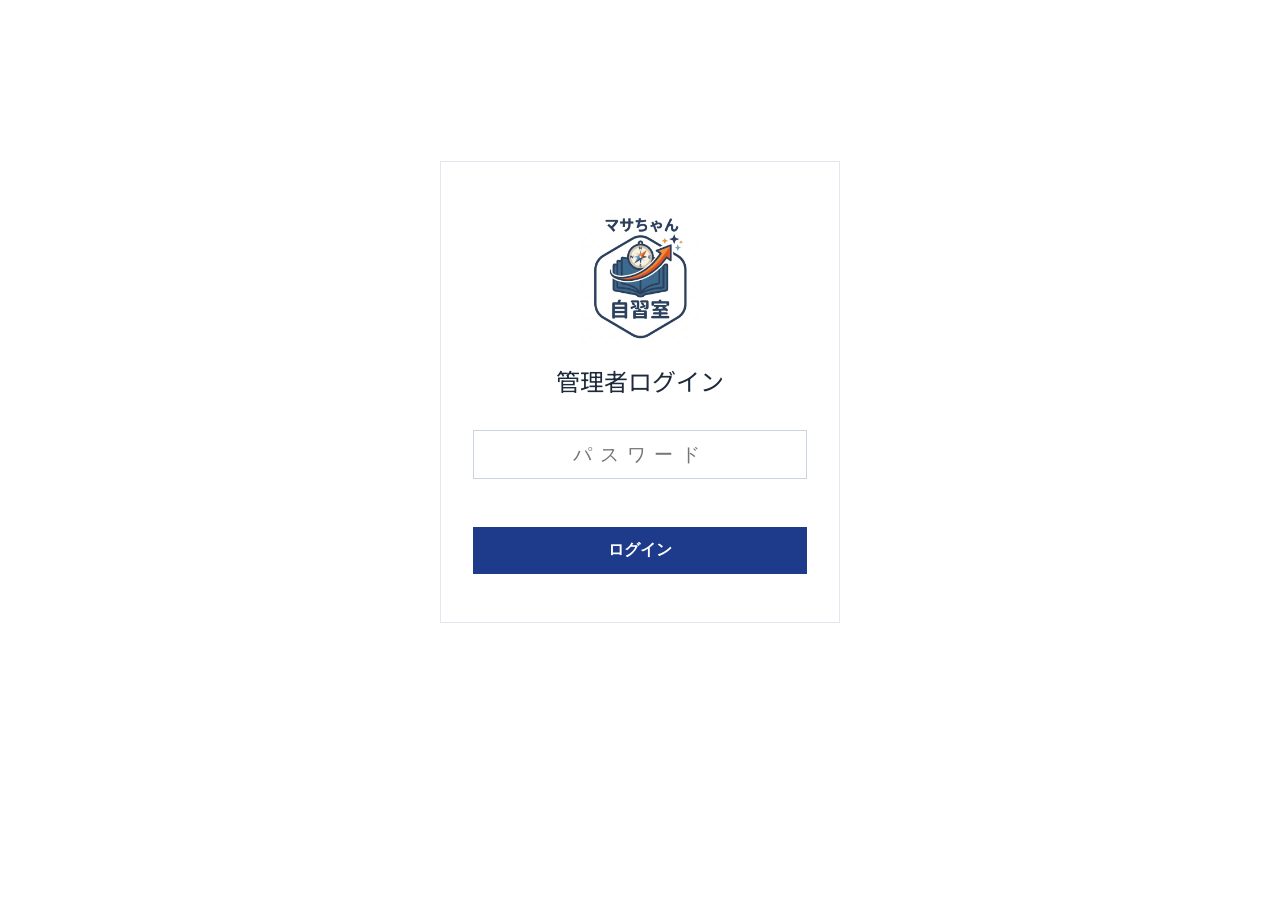
<file: admin.html>
<!DOCTYPE html>
<html lang="ja">
<head>
  <meta charset="UTF-8">
  <meta name="viewport" content="width=device-width, initial-scale=1.0">
  <title>管理画面 | 元塾講師マサちゃんの自習室</title>
  <link rel="stylesheet" href="index.css">
  <style>
    /* Clean White with Navy Blue Accents Theme */
    :root {
      --primary: #3B82F6; /* Bright Blue */
      --secondary: #1E3A8A; /* Deep Navy */
      --background: #FFFFFF; /* Pure White Background */
      --surface: #FFFFFF; /* White Cards */
      --text-main: #1E293B; /* Dark Slate for readability */
      --text-muted: #64748B; /* Medium Gray */
      --border: #E2E8F0; /* Light Gray Border */
      --danger: #EF4444; /* Red for Sunday */
    }

    body {
      background: var(--background);
      color: var(--text-main);
      min-height: 100vh;
    }

    .card {
      background: var(--surface);
      border: 1px solid var(--border);
      box-shadow: 0 4px 6px -1px rgba(0,0,0,0.1), 0 2px 4px -1px rgba(0,0,0,0.06);
      color: var(--text-main);
      border-radius: 8px;
    }

    .container, .container-large {
      padding-top: 2rem;
    }

    /* Form Elements */
    input, select, textarea {
      background: #FFFFFF;
      color: var(--text-main);
      border: 1px solid #CBD5E1;
      border-radius: 4px;
      padding: 0.5rem;
    }
    input:focus, select:focus, textarea:focus {
      border-color: var(--secondary);
      outline: none;
      box-shadow: 0 0 0 2px rgba(30, 58, 138, 0.2);
    }

    /* Admin specific styles */
    .app-header {
      background: #1E3A8A; /* Deep Navy */
      color: white;
      padding: 1rem;
      display: flex;
      justify-content: space-between;
      align-items: center;
    }
    .app-header h1 {
      margin: 0;
      font-size: 1.1rem;
      color: white;
      display: flex;
      align-items: center;
      gap: 0.5rem;
    }
    .btn-refresh {
      background: rgba(255,255,255,0.15);
      border: 1px solid rgba(255,255,255,0.3);
      color: white;
      padding: 0.4rem 0.8rem;
      border-radius: 4px;
      font-size: 0.85rem;
      cursor: pointer;
    }
    
    .calendar-nav {
      display: flex;
      justify-content: space-between;
      align-items: center;
      margin: 0.5rem 1rem 1.5rem 1rem;
    }
    .calendar-nav button {
      background: #F1F5F9;
      border: none;
      width: 40px;
      height: 40px;
      border-radius: 50%;
      font-size: 1.2rem;
      color: #1E293B;
      cursor: pointer;
      display: flex;
      align-items: center;
      justify-content: center;
    }
    .calendar-nav h2 { margin: 0; font-size: 1.3rem; }

    .calendar {
      display: grid;
      grid-template-columns: repeat(7, 1fr);
      gap: 5px;
      padding: 0 10px;
      margin-bottom: 2rem;
      background: transparent;
      border: none;
    }
    .calendar-header {
      font-weight: bold;
      text-align: center;
      padding: 5px 0;
      font-size: 0.9rem;
    }
    .calendar-header.sun { color: #EF4444; }
    .calendar-header.sat { color: #3B82F6; }
    .calendar-day {
      background-color: #FFFFFF;
      min-height: 80px;
      padding: 5px;
      position: relative;
      border: 1px solid #E2E8F0;
      border-radius: 8px;
    }
    .calendar-day.other-month { opacity: 0; pointer-events: none; }
    .calendar-date { font-weight: bold; margin-bottom: 5px; text-align: center; color: #1E293B; }
    
    .event-badge-container {
      text-align: center;
      margin-top: 4px;
      cursor: pointer;
    }
    .area-name {
      font-size: 0.7rem;
      font-weight: bold;
    }
    .area-name.obuse { color: #0D9488; } /* Teal */
    .area-name.suzaka { color: #3B82F6; } /* Blue */
    .area-name.toyono { color: #9333EA; } /* Purple */
    .count-pill {
      background: #1E3A8A;
      color: white;
      font-size: 0.7rem;
      font-weight: bold;
      padding: 2px 8px;
      border-radius: 99px;
      display: inline-block;
      margin-top: 2px;
    }

    #loginScreen .card {
      background: #FFFFFF;
      border: 1px solid var(--border);
      padding: 2.5rem 2rem;
      box-shadow: 0 10px 25px -5px rgba(30, 58, 138, 0.1);
    }
    #loginScreen h2 {
      font-size: 1.5rem;
      margin-bottom: 2rem;
      color: var(--secondary);
    }
    #password {
      font-size: 1.5rem;
      text-align: center;
      letter-spacing: 0.5rem;
      padding: 1rem;
      border: 2px solid #CBD5E1;
      border-radius: 8px;
      width: 100%;
      box-sizing: border-box;
      transition: all 0.2s;
    }
    #password:focus {
      border-color: var(--secondary);
      box-shadow: 0 0 0 4px rgba(30, 58, 138, 0.15);
    }
    .btn-login {
      width: 100%;
      padding: 1rem;
      font-size: 1.1rem;
      margin-top: 1.5rem;
      border-radius: 8px;
    }

    /* Style headers to match navy theme */
    h1, h2, h3, h4 { color: var(--secondary); }

    /* Tables */
    table { width: 100%; border-collapse: collapse; }
    th, td { padding: 12px; text-align: left; border-bottom: 1px solid var(--border); }
    th { background: #E0E7FF; color: var(--secondary); font-weight: 600; }
    tr:hover td { background: #F1F5F9; }

    /* Modal styles */
    .modal-overlay {
      position: fixed; top: 0; left: 0; right: 0; bottom: 0;
      background: rgba(0,0,0,0.6);
      backdrop-filter: blur(2px);
      display: flex; justify-content: center; align-items: center;
      z-index: 1000;
    }
    .modal-content {
      background: var(--surface); padding: 2rem; border-radius: 8px;
      width: 90%; max-width: 650px; max-height: 90vh; overflow-y: auto;
      border: 1px solid var(--border);
      box-shadow: 0 25px 50px -12px rgba(0, 0, 0, 0.25);
    }
    .modal-close {
      float: right; font-size: 1.5rem; cursor: pointer; border: none; background: none; color: var(--text-muted);
    }
    .modal-close:hover { color: var(--danger); }
    .student-link {
      color: var(--secondary); cursor: pointer; font-weight: bold;
    }
    .student-link:hover { text-decoration: underline; color: var(--primary); }

    #testRecordForm { background: #F8FAFC !important; border: 1px solid var(--border); }
    
    .hidden { display: none !important; }

    /* Full-screen Loading Overlay */
    .fullscreen-overlay {
      position: fixed;
      top: 0; left: 0; right: 0; bottom: 0;
      background: rgba(255, 255, 255, 0.85);
      backdrop-filter: blur(2px);
      display: flex;
      flex-direction: column;
      justify-content: center;
      align-items: center;
      z-index: 9999;
    }
    .spinner {
      width: 50px;
      height: 50px;
      border: 5px solid #E2E8F0;
      border-top-color: #3B82F6;
      border-radius: 50%;
      animation: spin 1s linear infinite;
    }
    @keyframes spin {
      to { transform: rotate(360deg); }
    }
  </style>
</head>
<body>
  
  <!-- ローディングオーバーレイ -->
  <div id="fullScreenLoader" class="fullscreen-overlay hidden">
    <div class="spinner"></div>
    <div style="margin-top: 1rem; color: #1E3A8A; font-weight: bold; font-size: 1.1rem; letter-spacing: 0.05em;">読み込み中...</div>
  </div>

  <!-- ログイン画面 -->
  <div id="loginScreen" class="container" style="display: flex; justify-content: center; align-items: center; min-height: 80vh;">
    <div class="card" style="width: 100%; max-width: 400px; border-radius: 0; box-shadow: none; border: 1px solid var(--border); padding: 3rem 2rem; background: #fff;">
      <div style="text-align: center; margin-bottom: 2rem;">
        <img src="logo.png" alt="自習室ロゴ" style="width: 120px; height: auto; margin: 0 auto 1rem; display: block;">
        <h2 style="margin: 0; color: var(--text-main); font-size: 1.5rem; font-weight: normal;">管理者ログイン</h2>
      </div>
      <div class="form-group" style="margin-bottom: 1.5rem;">
        <input type="password" id="password" inputmode="numeric" pattern="[0-9]*" placeholder="パスワード" style="width: 100%; padding: 0.8rem; font-size: 1.2rem; text-align: center; border: 1px solid #CBD5E1; border-radius: 0; background: #fff; box-sizing: border-box;">
      </div>
      <div id="loginMessage" class="hidden" style="color:var(--danger); text-align:center; font-size: 0.9rem; margin-bottom:1rem;"></div>
      <button id="loginBtn" class="btn btn-primary btn-login" style="width: 100%; padding: 0.8rem; border-radius: 0; font-size: 1rem; background: var(--secondary); border: none; color: white;">ログイン</button>
    </div>
  </div>

  <!-- 管理ダッシュボード -->
  <div id="dashboard" class="hidden">
    <header class="app-header" style="background:#1E3A8A; color:white; padding:1rem; display:flex; justify-content:space-between; align-items:center;">
      <h1 style="margin:0; font-size:1.1rem; color:white; display:flex; align-items:center; gap:0.5rem;">🔒 自習室 予約管理カレンダー</h1>
      <button class="btn-refresh" style="background:rgba(255,255,255,0.15); border:1px solid rgba(255,255,255,0.3); color:white; padding:0.4rem 0.8rem; border-radius:4px; font-size:0.85rem; cursor:pointer;" onclick="refreshData()">更新</button>
    </header>

    <div class="container-large" style="padding:1rem 0;">
      <div class="calendar-nav" style="display:flex; justify-content:space-between; align-items:center; margin:0.5rem 1rem 1.5rem 1rem;">
        <button style="background:#F1F5F9; border:none; width:40px; height:40px; border-radius:50%; font-size:1.2rem; color:#1E293B; cursor:pointer; display:flex; align-items:center; justify-content:center;" onclick="prevMonth()">&lt;</button>
        <h2 id="currentMonthYear" style="margin:0; font-size:1.3rem;"></h2>
        <button style="background:#F1F5F9; border:none; width:40px; height:40px; border-radius:50%; font-size:1.2rem; color:#1E293B; cursor:pointer; display:flex; align-items:center; justify-content:center;" onclick="nextMonth()">&gt;</button>
      </div>

      <div class="calendar" id="calendarGrid" style="display:grid; grid-template-columns:repeat(7,1fr); gap:5px; padding:0 10px; margin-bottom:2rem; background:transparent; border:none;">
        <div class="calendar-header sun" style="color:#EF4444; font-weight:bold; text-align:center; font-size:0.9rem;">日</div>
        <div class="calendar-header" style="font-weight:bold; text-align:center; font-size:0.9rem;">月</div>
        <div class="calendar-header" style="font-weight:bold; text-align:center; font-size:0.9rem;">火</div>
        <div class="calendar-header" style="font-weight:bold; text-align:center; font-size:0.9rem;">水</div>
        <div class="calendar-header" style="font-weight:bold; text-align:center; font-size:0.9rem;">木</div>
        <div class="calendar-header" style="font-weight:bold; text-align:center; font-size:0.9rem;">金</div>
        <div class="calendar-header sat" style="color:#3B82F6; font-weight:bold; text-align:center; font-size:0.9rem;">土</div>
        <!-- Days will be generated here -->
      </div>

      <button id="toggleSalesBtn" style="display:none; justify-content:center; align-items:center; gap:0.5rem; width:calc(100% - 20px); margin:0 10px 1rem 10px; background:var(--primary); color:white; border:none; border-radius:8px; padding:1rem; font-size:1.1rem; font-weight:bold; cursor:pointer; box-sizing:border-box; box-shadow:0 4px 6px rgba(59,89,152,0.2);" onclick="showSalesScreen()">
        💰 売上確認・管理
      </button>

      <button id="toggleStudentsBtn" style="display:flex; justify-content:center; align-items:center; gap:0.5rem; width:calc(100% - 20px); margin:0 10px 2rem 10px; background:white; color:#1E3A8A; border:2px solid #1E3A8A; border-radius:8px; padding:1rem; font-size:1.1rem; font-weight:bold; cursor:pointer; box-sizing:border-box;" onclick="showStudentsScreen()">
        👥 生徒名簿を表示・管理
      </button>
    </div>
  </div>

  <!-- 売上カレンダー画面 -->
  <div id="salesScreen" class="hidden">
    <header class="app-header" style="background:#1E3A8A; color:white; padding:1rem 0.5rem; display:flex; justify-content:space-between; align-items:center;">
      <div style="width:60px; text-align:left;">
        <button style="background:transparent; border:none; color:white; font-size:1rem; cursor:pointer; padding:0; white-space:nowrap;" onclick="closeSalesScreen()">◀ 戻る</button>
      </div>
      <h1 style="margin:0; text-align:center; flex:1; font-size:1.15rem; font-weight:bold;">売上確認</h1>
      <div style="width:60px;"></div>
    </header>
    <div class="container-large" style="padding:1rem 0;">
      <div class="calendar-nav" style="display:flex; justify-content:space-between; align-items:center; margin:0.5rem 1rem 1.5rem 1rem;">
        <button style="background:#F1F5F9; border:none; width:40px; height:40px; border-radius:50%; font-size:1.2rem; color:#1E293B; cursor:pointer; display:flex; align-items:center; justify-content:center;" onclick="prevSalesMonth()">&lt;</button>
        <div style="text-align:center;">
          <h2 id="currentSalesMonthYear" style="margin:0; font-size:1.3rem;"></h2>
          <div id="monthlyTotalProfit" style="margin-top:4px; font-weight:bold; font-size:1rem; color:#059669;"></div>
        </div>
        <button style="background:#F1F5F9; border:none; width:40px; height:40px; border-radius:50%; font-size:1.2rem; color:#1E293B; cursor:pointer; display:flex; align-items:center; justify-content:center;" onclick="nextSalesMonth()">&gt;</button>
      </div>

      <div class="calendar" id="salesCalendarGrid" style="display:grid; grid-template-columns:repeat(7,1fr); gap:5px; padding:0 10px; margin-bottom:1rem; background:transparent; border:none;">
        <div class="calendar-header sun" style="color:#EF4444; font-weight:bold; text-align:center; font-size:0.9rem;">日</div>
        <div class="calendar-header" style="font-weight:bold; text-align:center; font-size:0.9rem;">月</div>
        <div class="calendar-header" style="font-weight:bold; text-align:center; font-size:0.9rem;">火</div>
        <div class="calendar-header" style="font-weight:bold; text-align:center; font-size:0.9rem;">水</div>
        <div class="calendar-header" style="font-weight:bold; text-align:center; font-size:0.9rem;">木</div>
        <div class="calendar-header" style="font-weight:bold; text-align:center; font-size:0.9rem;">金</div>
        <div class="calendar-header sat" style="color:#3B82F6; font-weight:bold; text-align:center; font-size:0.9rem;">土</div>
        <!-- Days will be generated here -->
      </div>
      
      <!-- 月間サマリー -->
      <div id="monthlySummary" style="margin: 0 10px 2rem 10px; background: #FFFFFF; border: 1px solid #E2E8F0; border-radius: 8px; padding: 1rem;">
        <h3 style="margin-top: 0; font-size: 1.05rem; color: #1E3A8A; margin-bottom: 0.8rem;">売上サマリー</h3>
        <table style="width: 100%; border-collapse: collapse; font-size: 0.85rem; text-align:center; margin-bottom: 1.5rem;">
          <thead>
            <tr>
              <th style="border: 1px solid #E2E8F0; padding: 6px; background: #F8FAFC;">区分</th>
              <th style="border: 1px solid #E2E8F0; padding: 6px; background: #F8FAFC;">売上</th>
              <th style="border: 1px solid #E2E8F0; padding: 6px; background: #F8FAFC; color: #DC2626;">給与</th>
              <th style="border: 1px solid #E2E8F0; padding: 6px; background: #F8FAFC; color: #DC2626;">会場費</th>
              <th style="border: 1px solid #E2E8F0; padding: 6px; background: #F8FAFC; color: #166534;">総利益</th>
            </tr>
          </thead>
          <tbody>
            <tr>
              <td style="border: 1px solid #E2E8F0; padding: 6px; background: #F0FDF4; font-weight:bold; color:#166534;">おぶせ</td>
              <td id="monthlyObuseSales" style="border: 1px solid #E2E8F0; padding: 6px;">¥0</td>
              <td id="monthlyObuseStaffSalary" style="border: 1px solid #E2E8F0; padding: 6px; color: #DC2626;">¥0</td>
              <td id="monthlyObuseVenueFee" style="border: 1px solid #E2E8F0; padding: 6px; color: #DC2626;">¥0</td>
              <td id="monthlyObuseProfit" style="border: 1px solid #E2E8F0; padding: 6px; color: #166534; font-weight: bold;">¥0</td>
            </tr>
            <tr>
              <td style="border: 1px solid #E2E8F0; padding: 6px; background: #FAF5FF; font-weight:bold; color:#6B21A8;">とよの</td>
              <td id="monthlyToyonoSales" style="border: 1px solid #E2E8F0; padding: 6px;">¥0</td>
              <td id="monthlyToyonoStaffSalary" style="border: 1px solid #E2E8F0; padding: 6px; color: #DC2626;">¥0</td>
              <td id="monthlyToyonoVenueFee" style="border: 1px solid #E2E8F0; padding: 6px; color: #DC2626;">¥0</td>
              <td id="monthlyToyonoProfit" style="border: 1px solid #E2E8F0; padding: 6px; color: #166534; font-weight: bold;">¥0</td>
            </tr>
            <tr style="background: #F1F5F9; font-weight:bold;">
              <td style="border: 1px solid #E2E8F0; padding: 6px; color:#1E3A8A;">合計</td>
              <td id="monthlyTotalSales" style="border: 1px solid #E2E8F0; padding: 6px;">¥0</td>
              <td id="monthlyTotalStaffSalary" style="border: 1px solid #E2E8F0; padding: 6px; color: #DC2626;">¥0</td>
              <td id="monthlyTotalVenueFee" style="border: 1px solid #E2E8F0; padding: 6px; color: #DC2626;">¥0</td>
              <td id="monthlyTotalProfit" style="border: 1px solid #E2E8F0; padding: 6px; color: #1E3A8A; font-weight: bold;">¥0</td>
            </tr>
          </tbody>
        </table>

        <h3 style="margin-top: 0; font-size: 1.05rem; color: #1E3A8A; margin-bottom: 0.8rem;">人数サマリー</h3>
        <table style="width: 100%; border-collapse: collapse; font-size: 0.85rem; text-align:center;">
          <thead>
            <tr>
              <th style="border: 1px solid #E2E8F0; padding: 6px; background: #F8FAFC;">区分</th>
              <th style="border: 1px solid #E2E8F0; padding: 6px; background: #F8FAFC;">2h</th>
              <th style="border: 1px solid #E2E8F0; padding: 6px; background: #F8FAFC;">1.5h</th>
              <th style="border: 1px solid #E2E8F0; padding: 6px; background: #F8FAFC;">1h</th>
              <th style="border: 1px solid #E2E8F0; padding: 6px; background: #F8FAFC;">体験</th>
              <th style="border: 1px solid #E2E8F0; padding: 6px; background: #F8FAFC;">補講</th>
            </tr>
          </thead>
          <tbody>
            <tr>
              <td style="border: 1px solid #E2E8F0; padding: 6px; background: #F0FDF4; font-weight:bold; color:#166534;">おぶせ</td>
              <td id="monthlyObuse2hCount" style="border: 1px solid #E2E8F0; padding: 6px;">0 名</td>
              <td id="monthlyObuse1_5hCount" style="border: 1px solid #E2E8F0; padding: 6px;">0 名</td>
              <td id="monthlyObuse1hCount" style="border: 1px solid #E2E8F0; padding: 6px;">0 名</td>
              <td id="monthlyObuseFreeCount" style="border: 1px solid #E2E8F0; padding: 6px;">0 名</td>
              <td id="monthlyObuseSpCount" style="border: 1px solid #E2E8F0; padding: 6px;">0 名</td>
            </tr>
            <tr>
              <td style="border: 1px solid #E2E8F0; padding: 6px; background: #FAF5FF; font-weight:bold; color:#6B21A8;">とよの</td>
              <td id="monthlyToyono2hCount" style="border: 1px solid #E2E8F0; padding: 6px;">0 名</td>
              <td id="monthlyToyono1_5hCount" style="border: 1px solid #E2E8F0; padding: 6px;">0 名</td>
              <td id="monthlyToyono1hCount" style="border: 1px solid #E2E8F0; padding: 6px;">0 名</td>
              <td id="monthlyToyonoFreeCount" style="border: 1px solid #E2E8F0; padding: 6px;">0 名</td>
              <td id="monthlyToyonoSpCount" style="border: 1px solid #E2E8F0; padding: 6px;">0 名</td>
            </tr>
            <tr style="background: #F1F5F9; font-weight:bold;">
              <td style="border: 1px solid #E2E8F0; padding: 6px; color:#1E3A8A;">計</td>
              <td id="monthlyTotal2hCount" style="border: 1px solid #E2E8F0; padding: 6px;">0 名</td>
              <td id="monthlyTotal1_5hCount" style="border: 1px solid #E2E8F0; padding: 6px;">0 名</td>
              <td id="monthlyTotal1hCount" style="border: 1px solid #E2E8F0; padding: 6px;">0 名</td>
              <td id="monthlyTotalFreeCount" style="border: 1px solid #E2E8F0; padding: 6px;">0 名</td>
              <td id="monthlyTotalSpCount" style="border: 1px solid #E2E8F0; padding: 6px;">0 名</td>
            </tr>
          </tbody>
        </table>
      </div>
    </div>
  </div>

  <!-- 生徒名簿画面 -->
  <div id="studentsScreen" class="hidden">
    <header class="app-header" style="background:#1E3A8A; color:white; padding:1rem 0.5rem; display:flex; justify-content:space-between; align-items:center;">
      <div style="width:60px; text-align:left;">
        <button style="background:transparent; border:none; color:white; font-size:1rem; cursor:pointer; padding:0; white-space:nowrap;" onclick="closeStudentsScreen()">◀ 戻る</button>
      </div>
      <h1 style="margin:0; text-align:center; flex:1; font-size:1.15rem; font-weight:bold;">生徒名簿</h1>
      <div style="width:60px;"></div>
    </header>
    <div class="container-large" style="padding:1rem 10px;" id="studentsScreenBody">
      <!-- カード形式で生徒一覧が入ります -->
    </div>
  </div>

  <!-- 参加者一覧画面 -->
  <div id="participantsScreen" class="hidden">
    <header class="app-header" style="background:#1E3A8A; color:white; padding:1rem 0.5rem; display:flex; justify-content:space-between; align-items:center;">
      <div style="width:60px; text-align:left;">
        <button style="background:transparent; border:none; color:white; font-size:1rem; cursor:pointer; padding:0; white-space:nowrap;" onclick="closeParticipantsScreen()">◀ 戻る</button>
      </div>
      <div style="flex:1; text-align:center; display:flex; flex-direction:column; align-items:center; justify-content:center; gap:4px;" id="participantsScreenTitle">
        <!-- 1行目: 日程と時間 -->
        <div style="display:flex; justify-content:center; align-items:center; gap:6px; flex-wrap:wrap;">
          <div id="psDate" style="font-size:0.85rem; font-weight:normal; color:rgba(255,255,255,0.9);"></div>
          <div id="psTime" style="font-size:0.85rem; font-weight:normal; color:rgba(255,255,255,0.9); white-space:nowrap;"></div>
        </div>
        <!-- 2行目: エリア＋会場名 -->
        <div id="psVenue" style="font-size:1.1rem; color:white; font-weight:bold; letter-spacing:0.05em; line-height:1.3;"></div>
      </div>
      <div style="width:60px;"></div> <!-- 右側のスペーサー（中央揃え用） -->
    </header>
    <div class="container-large" style="padding:1rem 10px;" id="participantsScreenBody">
      <!-- カード形式で生徒一覧が入ります -->
    </div>
  </div>

  <!-- モーダル: 生徒カルテ -->
  <div id="studentModal" class="modal-overlay hidden" style="padding: 10px;">
    <div class="modal-content" style="width:100%; padding:1.5rem 1rem;">
      <button class="modal-close" onclick="closeModal('studentModal')">×</button>
      <h2 style="margin-bottom: 1rem; font-size:1.25rem;">
        <span id="recordStudentName" style="color:var(--primary);"></span>
        <span id="recordStudentFurigana" style="font-size:0.85rem; color:var(--text-muted); font-weight:normal; margin-left:8px;"></span>
      </h2>
      <form id="studentRecordForm">
        <div style="display:flex; flex-direction:column; gap:0.8rem;">
          <div style="display:flex; gap:0.5rem;">
            <div class="form-group" style="flex:1; margin:0;"><label>性別</label><select name="性別" style="width:100%; box-sizing:border-box; height:38px;"><option value="">選択</option><option value="男">男</option><option value="女">女</option><option value="その他">その他</option></select></div>
            <div class="form-group" style="flex:1; margin:0;"><label>中学校名</label><input type="text" name="中学校名" style="width:100%; box-sizing:border-box; height:38px;"></div>
            <div class="form-group" style="flex:1; margin:0;"><label>学年</label><input type="text" name="現在の学年" style="width:100%; box-sizing:border-box; height:38px; background:#f3f4f6; color:#6b7280;" readonly title="自動計算されるため編集不可です"></div>
          </div>
          
          <div class="form-group" style="margin:0;"><label>部活動・習い事</label><input type="text" name="部活動・習い事"></div>
          
          <div style="display:flex; gap:1rem;">
            <div class="form-group" style="flex:1; margin:0;"><label>志望校1</label><input type="text" name="志望校1"></div>
            <div class="form-group" style="flex:1; margin:0;"><label>志望校2</label><input type="text" name="志望校2"></div>
          </div>
        </div>
        <div id="saveRecordMsg" class="hidden" style="margin-top:1rem;"></div>
        <button type="submit" class="btn btn-primary" id="saveRecordBtn" style="margin-top: 1.5rem;">基本情報を保存する</button>
      </form>

      <div style="margin-top: 2rem; border-top: 2px solid var(--border); padding-top: 1rem;">
        <div class="table-responsive" style="margin-bottom:1rem;">
          <table style="font-size:0.85rem; width:100%; table-layout:fixed;">
            <thead>
              <tr>
                <th style="width:22%; padding:8px 4px;">テスト</th>
                <th style="width:12%; text-align:center; padding:8px 2px;">国</th><th style="width:12%; text-align:center; padding:8px 2px;">数</th><th style="width:12%; text-align:center; padding:8px 2px;">英</th><th style="width:12%; text-align:center; padding:8px 2px;">理</th><th style="width:12%; text-align:center; padding:8px 2px;">社</th>
                <th style="width:18%; color:var(--primary); text-align:center; padding:8px 2px;">計</th>
              </tr>
            </thead>
            <tbody id="testResultsTableBody">
              <!-- Tests injected here -->
            </tbody>
          </table>
        </div>
        
        <button type="button" id="toggleTestFormBtn" style="background:var(--primary); color:white; border:none; width:100%; padding:0.8rem; border-radius:8px; font-weight:bold; margin-bottom:1rem; cursor:pointer; box-shadow:0 2px 4px rgba(0,0,0,0.1);" onclick="document.getElementById('testRecordForm').classList.toggle('hidden')">＋ 新しいテスト結果を追加</button>
        
        <form id="testRecordForm" class="hidden" style="background:#F9FAFB; padding:1rem; border-radius:8px; border:1px solid var(--border);">
          <div style="display:flex; gap:0.5rem; margin-bottom:0.8rem;">
            <div class="form-group" style="flex:1; margin:0;"><label>学年</label><select name="学年" required style="padding:0.5rem 0.2rem;"><option value="">選択</option><option value="中1">中1</option><option value="中2">中2</option><option value="中3">中3</option></select></div>
            <div class="form-group" style="flex:1; margin:0;"><label>月</label><select name="月" required style="padding:0.5rem 0.2rem;"><option value="">選択</option><option value="4月">4月</option><option value="5月">5月</option><option value="6月">6月</option><option value="7月">7月</option><option value="8月">8月</option><option value="9月">9月</option><option value="10月">10月</option><option value="11月">11月</option><option value="12月">12月</option><option value="1月">1月</option><option value="2月">2月</option><option value="3月">3月</option></select></div>
          </div>
          <div style="display:grid; grid-template-columns: repeat(5, 1fr); gap:0.2rem; margin-bottom:1.2rem;">
            <div class="form-group" style="margin:0;"><label style="text-align:center; font-size:0.8rem;">国</label><input type="number" name="国語" class="test-score" style="text-align:center; padding:0.4rem 0.1rem; width:100%; box-sizing:border-box; min-width:0;"></div>
            <div class="form-group" style="margin:0;"><label style="text-align:center; font-size:0.8rem;">数</label><input type="number" name="数学" class="test-score" style="text-align:center; padding:0.4rem 0.1rem; width:100%; box-sizing:border-box; min-width:0;"></div>
            <div class="form-group" style="margin:0;"><label style="text-align:center; font-size:0.8rem;">英</label><input type="number" name="英語" class="test-score" style="text-align:center; padding:0.4rem 0.1rem; width:100%; box-sizing:border-box; min-width:0;"></div>
            <div class="form-group" style="margin:0;"><label style="text-align:center; font-size:0.8rem;">理</label><input type="number" name="理科" class="test-score" style="text-align:center; padding:0.4rem 0.1rem; width:100%; box-sizing:border-box; min-width:0;"></div>
            <div class="form-group" style="margin:0;"><label style="text-align:center; font-size:0.8rem;">社</label><input type="number" name="社会" class="test-score" style="text-align:center; padding:0.4rem 0.1rem; width:100%; box-sizing:border-box; min-width:0;"></div>
          </div>
          <button type="submit" class="btn btn-secondary" id="addTestBtn" style="width:100%; padding:0.8rem;">保存する</button>
        </form>
      </div>
    </div>
  </div>

  <!-- モーダル: 当日飛び込み追加 -->
  <div id="walkInModal" class="modal-overlay hidden" style="padding: 10px;">
    <div class="modal-content" style="width:100%; max-width:400px; padding:1.5rem 1rem;">
      <button class="modal-close" onclick="closeModal('walkInModal')">×</button>
      <h2 style="margin-bottom: 1rem; font-size:1.25rem; color:var(--primary);">当日追加</h2>
      <form id="walkInForm">
        <div class="form-group">
          <label>生徒名</label>
          <div style="display:flex; gap:0.5rem;">
            <input type="text" name="studentName" required style="flex:1; box-sizing:border-box;">
            <button type="button" onclick="openRosterSearchModal()" style="background:#E2E8F0; color:#1E293B; border:none; padding:0 0.8rem; border-radius:4px; font-size:0.85rem; font-weight:bold; cursor:pointer;">名簿検索</button>
          </div>
          <input type="hidden" name="lineUserId" id="walkInLineUserId" value="">
        </div>
        <div style="display:flex; gap:0.5rem; margin-bottom:1rem;">
          <div class="form-group" style="flex:1; margin:0;">
            <label>性別</label>
            <select name="gender" required style="width:100%; box-sizing:border-box; padding:0.5rem; border:1px solid #CBD5E1; border-radius:4px;">
              <option value="">選択</option><option value="男">男</option><option value="女">女</option>
            </select>
          </div>
          <div class="form-group" style="flex:1; margin:0;">
            <label>学年</label>
            <select name="grade" required style="width:100%; box-sizing:border-box; padding:0.5rem; border:1px solid #CBD5E1; border-radius:4px;">
              <option value="">選択</option>
              <option value="中1">中1</option><option value="中2">中2</option><option value="中3">中3</option>
            </select>
          </div>
        </div>
        <div class="form-group" style="margin-bottom:1.5rem;">
          <label>区分</label>
          <select name="duration" required style="width:100%; box-sizing:border-box; padding:0.5rem; border:1px solid #CBD5E1; border-radius:4px;">
            <option value="2時間利用">2時間利用</option>
            <option value="1時間30分利用">1時間30分利用</option>
            <option value="1時間利用">1時間利用</option>
            <option value="無料体験">無料体験</option>
          </select>
        </div>
        <button type="submit" class="btn btn-primary" id="walkInSubmitBtn" style="width:100%; padding:0.8rem; background:#3B5998; border:none; border-radius:8px; color:white;">追加する</button>
      </form>
    </div>
  </div>

  <!-- モーダル: 売上詳細 -->
  <div id="salesDetailModal" class="modal-overlay hidden" style="padding: 10px;">
    <div class="modal-content" style="width:100%; max-width:800px; padding:1.5rem 1rem;">
      <button class="modal-close" onclick="closeModal('salesDetailModal')">×</button>
      <h2 style="margin-bottom: 1rem; font-size:1.25rem; color:var(--primary); text-align:center;" id="salesDetailDate"></h2>
      
      <form id="salesDetailForm">
        <input type="hidden" id="salesDateInput" name="日付">
        <input type="hidden" id="salesActiveVenue">
        <input type="hidden" id="salesIsSpecialClass">
        <input type="hidden" id="salesIsSelfStudyAllowed">
        <input type="hidden" id="salesSpecialPrice">
        
        <div style="display:flex; flex-wrap:wrap; gap:1rem; margin-bottom:1rem;">
          <!-- おぶせ -->
          <div id="obuseSalesSection" style="flex:1; min-width:300px; background:#F0FDF4; border:1px solid #BBF7D0; border-radius:8px; padding:1rem;">
            <h3 style="margin-top:0; margin-bottom:1rem; font-size:1rem; color:#166534; border-bottom:1px solid #BBF7D0; padding-bottom:0.5rem;">おぶせ (手動修正可)</h3>
            
            <div id="obuseSpRow" style="display:none; justify-content:space-between; align-items:center; margin-bottom:0.8rem;">
              <div style="width:100px; font-weight:bold; font-size:0.9rem; color:#e65100;">特別補講</div>
              <div style="display:flex; align-items:center; gap:0.5rem;">
                <input type="number" id="obuseSpCount" style="width:50px; text-align:right;" oninput="document.getElementById('obuseSpAmount').value = this.value * (Number(document.getElementById('salesSpecialPrice').value) || 0); updateSalesTotal(true)"> 名
                <input type="number" id="obuseSpAmount" style="width:70px; text-align:right;" oninput="updateSalesTotal(true)"> 円
              </div>
            </div>
            <div id="obuseStdRow2h" style="display:flex; justify-content:space-between; align-items:center; margin-bottom:0.8rem;">
              <div style="width:100px; font-weight:bold; font-size:0.9rem;">2時間利用</div>
              <div style="display:flex; align-items:center; gap:0.5rem;">
                <input type="number" id="obuse2hCount" style="width:50px; text-align:right;" oninput="document.getElementById('obuse2hAmount').value = this.value * 1000; updateSalesTotal(true)"> 名
                <input type="number" id="obuse2hAmount" style="width:70px; text-align:right;" oninput="updateSalesTotal(true)"> 円
              </div>
            </div>
            <div id="obuseStdRow1_5h" style="display:flex; justify-content:space-between; align-items:center; margin-bottom:0.8rem;">
              <div style="width:100px; font-weight:bold; font-size:0.9rem;">1時間30分利用</div>
              <div style="display:flex; align-items:center; gap:0.5rem;">
                <input type="number" id="obuse1_5hCount" style="width:50px; text-align:right;" oninput="document.getElementById('obuse1_5hAmount').value = this.value * 750; updateSalesTotal(true)"> 名
                <input type="number" id="obuse1_5hAmount" style="width:70px; text-align:right;" oninput="updateSalesTotal(true)"> 円
              </div>
            </div>
            <div id="obuseStdRow1h" style="display:flex; justify-content:space-between; align-items:center; margin-bottom:0.8rem;">
              <div style="width:100px; font-weight:bold; font-size:0.9rem;">1時間利用</div>
              <div style="display:flex; align-items:center; gap:0.5rem;">
                <input type="number" id="obuse1hCount" style="width:50px; text-align:right;" oninput="document.getElementById('obuse1hAmount').value = this.value * 500; updateSalesTotal(true)"> 名
                <input type="number" id="obuse1hAmount" style="width:70px; text-align:right;" oninput="updateSalesTotal(true)"> 円
              </div>
            </div>
            <div id="obuseFreeRow" style="display:flex; justify-content:space-between; align-items:center; margin-bottom:1rem;">
              <div style="width:100px; font-weight:bold; font-size:0.9rem;">無料体験</div>
              <div style="display:flex; align-items:center; gap:0.5rem;">
                <input type="number" id="obuseFreeCount" style="width:50px; text-align:right;" oninput="updateSalesTotal(true)"> 名
                <span style="width:70px; text-align:right; display:inline-block; color:var(--text-muted);">0 円</span>
              </div>
            </div>
            
            <div style="display:flex; justify-content:space-between; align-items:center; border-top:1px dashed #BBF7D0; padding-top:0.8rem; margin-bottom:0.8rem;">
              <div style="font-weight:bold; color:#166534;">小計</div>
              <div style="font-weight:bold; font-size:1.1rem; color:#166534;" id="obuseTotalDisplay">0 円</div>
            </div>
            <div style="display:flex; justify-content:space-between; align-items:center; margin-bottom:0.8rem;">
              <div style="font-weight:bold; color:#DC2626; font-size:0.9rem;">給料(A)</div>
              <div style="display:flex; align-items:center; gap:0.5rem;">
                <input type="number" id="obuseSalaryA" style="width:70px; text-align:right;" oninput="updateSalesTotal(false)"> 円
              </div>
            </div>
            <div style="display:flex; justify-content:space-between; align-items:center; margin-bottom:0.8rem;">
              <div style="font-weight:bold; color:#DC2626; font-size:0.9rem;">給料(B)</div>
              <div style="display:flex; align-items:center; gap:0.5rem;">
                <input type="number" id="obuseSalaryB" style="width:70px; text-align:right;" oninput="updateSalesTotal(false)"> 円
              </div>
            </div>
            <div style="display:flex; justify-content:space-between; align-items:center;">
              <div style="font-weight:bold; color:#DC2626; font-size:0.9rem;">会場費</div>
              <div style="display:flex; align-items:center; gap:0.5rem;">
                <input type="number" id="obuseVenueFee" style="width:70px; text-align:right;" oninput="updateSalesTotal(false)"> 円
              </div>
            </div>
          </div>

          <!-- とよの -->
          <div id="toyonoSalesSection" style="flex:1; min-width:300px; background:#FAF5FF; border:1px solid #E9D5FF; border-radius:8px; padding:1rem;">
            <h3 style="margin-top:0; margin-bottom:1rem; font-size:1rem; color:#6B21A8; border-bottom:1px solid #E9D5FF; padding-bottom:0.5rem;">とよの (手動修正可)</h3>
            
            <div id="toyonoSpRow" style="display:none; justify-content:space-between; align-items:center; margin-bottom:0.8rem;">
              <div style="width:100px; font-weight:bold; font-size:0.9rem; color:#e65100;">特別補講</div>
              <div style="display:flex; align-items:center; gap:0.5rem;">
                <input type="number" id="toyonoSpCount" style="width:50px; text-align:right;" oninput="document.getElementById('toyonoSpAmount').value = this.value * (Number(document.getElementById('salesSpecialPrice').value) || 0); updateSalesTotal(true)"> 名
                <input type="number" id="toyonoSpAmount" style="width:70px; text-align:right;" oninput="updateSalesTotal(true)"> 円
              </div>
            </div>
            <div id="toyonoStdRow2h" style="display:flex; justify-content:space-between; align-items:center; margin-bottom:0.8rem;">
              <div style="width:100px; font-weight:bold; font-size:0.9rem;">2時間利用</div>
              <div style="display:flex; align-items:center; gap:0.5rem;">
                <input type="number" id="toyono2hCount" style="width:50px; text-align:right;" oninput="document.getElementById('toyono2hAmount').value = this.value * 1000; updateSalesTotal(true)"> 名
                <input type="number" id="toyono2hAmount" style="width:70px; text-align:right;" oninput="updateSalesTotal(true)"> 円
              </div>
            </div>
            <div id="toyonoStdRow1_5h" style="display:flex; justify-content:space-between; align-items:center; margin-bottom:0.8rem;">
              <div style="width:100px; font-weight:bold; font-size:0.9rem;">1時間30分利用</div>
              <div style="display:flex; align-items:center; gap:0.5rem;">
                <input type="number" id="toyono1_5hCount" style="width:50px; text-align:right;" oninput="document.getElementById('toyono1_5hAmount').value = this.value * 750; updateSalesTotal(true)"> 名
                <input type="number" id="toyono1_5hAmount" style="width:70px; text-align:right;" oninput="updateSalesTotal(true)"> 円
              </div>
            </div>
            <div id="toyonoStdRow1h" style="display:flex; justify-content:space-between; align-items:center; margin-bottom:0.8rem;">
              <div style="width:100px; font-weight:bold; font-size:0.9rem;">1時間利用</div>
              <div style="display:flex; align-items:center; gap:0.5rem;">
                <input type="number" id="toyono1hCount" style="width:50px; text-align:right;" oninput="document.getElementById('toyono1hAmount').value = this.value * 500; updateSalesTotal(true)"> 名
                <input type="number" id="toyono1hAmount" style="width:70px; text-align:right;" oninput="updateSalesTotal(true)"> 円
              </div>
            </div>
            <div id="toyonoFreeRow" style="display:flex; justify-content:space-between; align-items:center; margin-bottom:1rem;">
              <div style="width:100px; font-weight:bold; font-size:0.9rem;">無料体験</div>
              <div style="display:flex; align-items:center; gap:0.5rem;">
                <input type="number" id="toyonoFreeCount" style="width:50px; text-align:right;" oninput="updateSalesTotal(true)"> 名
                <span style="width:70px; text-align:right; display:inline-block; color:var(--text-muted);">0 円</span>
              </div>
            </div>
            
            <div style="display:flex; justify-content:space-between; align-items:center; border-top:1px dashed #E9D5FF; padding-top:0.8rem; margin-bottom:0.8rem;">
              <div style="font-weight:bold; color:#6B21A8;">小計</div>
              <div style="font-weight:bold; font-size:1.1rem; color:#6B21A8;" id="toyonoTotalDisplay">0 円</div>
            </div>
            <div style="display:flex; justify-content:space-between; align-items:center; margin-bottom:0.8rem;">
              <div style="font-weight:bold; color:#DC2626; font-size:0.9rem;">給料(A)</div>
              <div style="display:flex; align-items:center; gap:0.5rem;">
                <input type="number" id="toyonoSalaryA" style="width:70px; text-align:right;" oninput="updateSalesTotal(false)"> 円
              </div>
            </div>
            <div style="display:flex; justify-content:space-between; align-items:center; margin-bottom:0.8rem;">
              <div style="font-weight:bold; color:#DC2626; font-size:0.9rem;">給料(B)</div>
              <div style="display:flex; align-items:center; gap:0.5rem;">
                <input type="number" id="toyonoSalaryB" style="width:70px; text-align:right;" oninput="updateSalesTotal(false)"> 円
              </div>
            </div>
            <div style="display:flex; justify-content:space-between; align-items:center;">
              <div style="font-weight:bold; color:#DC2626; font-size:0.9rem;">会場費</div>
              <div style="display:flex; align-items:center; gap:0.5rem;">
                <input type="number" id="toyonoVenueFee" style="width:70px; text-align:right;" oninput="updateSalesTotal(false)"> 円
              </div>
            </div>
          </div>
        </div>

        <div style="display:flex; justify-content:space-between; align-items:center; background:#EFF6FF; border:1px solid #BFDBFE; border-radius:8px; padding:1rem; margin-bottom:1.5rem;">
          <div style="font-weight:bold; color:var(--primary); font-size:1.1rem;">全体総利益</div>
          <div style="font-weight:bold; font-size:1.3rem; color:var(--primary);" id="salesProfitDisplay">0 円</div>
        </div>

        <button type="submit" class="btn btn-primary" id="saveSalesBtn" style="width:100%; padding:0.8rem; background:var(--primary); border:none; border-radius:8px; color:white; font-size:1.1rem; font-weight:bold;">保存する</button>
      </form>
    </div>
  </div>

  <!-- モーダル: 生徒名簿検索 -->
  <div id="rosterSearchModal" class="modal-overlay hidden" style="padding: 10px; z-index: 1010;">
    <div class="modal-content" style="width:100%; max-width:400px; padding:1.5rem 1rem;">
      <button class="modal-close" onclick="closeModal('rosterSearchModal')">×</button>
      <h2 style="margin-bottom: 1rem; font-size:1.25rem; color:var(--primary);">生徒名簿検索</h2>
      <input type="text" id="rosterSearchInput" placeholder="生徒名・ふりがなで検索..." style="width:100%; box-sizing:border-box; margin-bottom:1rem; padding:0.8rem;" oninput="filterRosterSearch()">
      <div id="rosterSearchResults" style="max-height:300px; overflow-y:auto; border:1px solid #E2E8F0; border-radius:4px;">
        <!-- Results injected here -->
      </div>
    </div>
  </div>

  <script src="index.js"></script>
  <script>
    let currentDate = new Date();
    let authToken = sessionStorage.getItem('adminToken');
    let adminData = { schedule: [], reservations: [], students: [], tests: [], sales: [] };
    let currentStudentName = "";

    function normalizeName(name) {
      return String(name || '').replace(/[\s　]/g, '');
    }

    document.addEventListener('DOMContentLoaded', () => {
      // リロード時に毎回ログイン画面に戻らないようにオートログインを有効化
      if (authToken) showDashboard();
    });

    document.getElementById('loginBtn').addEventListener('click', async () => {
      const pwd = document.getElementById('password').value;
      const btn = document.getElementById('loginBtn');
      btn.textContent = '確認中...'; btn.disabled = true;
      const result = await apiFetch('login', { password: pwd });
      if (result.status === 'success') {
        sessionStorage.setItem('adminToken', result.token);
        authToken = result.token;
        showDashboard();
      } else {
        alert(result.message);
        btn.textContent = 'ログイン'; btn.disabled = false;
      }
    });

    function logout() { sessionStorage.removeItem('adminToken'); location.reload(); }

    async function showDashboard() {
      document.getElementById('loginScreen').classList.add('hidden');
      document.getElementById('dashboard').classList.remove('hidden');
      const badge = document.getElementById('role-badge');
      if (badge) badge.textContent = (authToken === 'master') ? '権限: マスター (編集可)' : '権限: 閲覧専用';
      if (authToken !== 'master') {
        const saveBtn = document.getElementById('saveRecordBtn');
        if (saveBtn) saveBtn.style.display = 'none';
        const toggleSalesBtn = document.getElementById('toggleSalesBtn');
        if (toggleSalesBtn) toggleSalesBtn.style.display = 'none';
      } else {
        const toggleSalesBtn = document.getElementById('toggleSalesBtn');
        if (toggleSalesBtn) toggleSalesBtn.style.display = 'flex';
      }

      document.getElementById('fullScreenLoader').classList.remove('hidden');
      
      // GASの連続リクエストによるエラー（CORS/リダイレクト失敗）を防ぐため少し待機
      await new Promise(resolve => setTimeout(resolve, 500));
      
      let res = await apiFetch('getAdminData');
      if (res.status !== 'success') {
        // エラーの場合は1秒待って1度だけリトライ
        await new Promise(resolve => setTimeout(resolve, 1000));
        res = await apiFetch('getAdminData');
      }

      document.getElementById('fullScreenLoader').classList.add('hidden');
      if (res.status === 'success') {
        adminData = res;
        renderCalendar();
      } else {
        alert("データの読み込みに失敗しました。右上の「更新」ボタンを押して再読み込みしてください。");
      }
    }

    function renderCalendar() {
      const year = currentDate.getFullYear();
      const month = currentDate.getMonth();
      document.getElementById('currentMonthYear').textContent = `${year}年 ${month + 1}月`;
      const grid = document.getElementById('calendarGrid');
      while (grid.children.length > 7) grid.removeChild(grid.lastChild);

      const firstDay = new Date(year, month, 1).getDay();
      const daysInMonth = new Date(year, month + 1, 0).getDate();
      
      for (let i = 0; i < firstDay; i++) {
        const div = document.createElement('div');
        div.className = 'calendar-day other-month';
        grid.appendChild(div);
      }

      for (let i = 1; i <= daysInMonth; i++) {
        const div = document.createElement('div');
        div.className = 'calendar-day';
        div.innerHTML = `<div class="calendar-date">${i}</div>`;
        
        const dateStr = `${year}/${('0'+(month+1)).slice(-2)}/${('0'+i).slice(-2)}`;
        
        // 当日のスケジュールを検索
        const todaysSchedules = adminData.schedule.filter(s => {
          if (!s['日付']) return false;
          const sDate = String(s['日付']).split('T')[0].replace(/-/g, '/');
          return sDate === dateStr && s['休み'] !== '休み';
        });

        todaysSchedules.forEach(sch => {
          const area = sch['エリア'];
          // 該当エリア・該当日の予約者を抽出
          const reservations = adminData.reservations.filter(r => {
            if (!r['日付']) return false;
            const rDate = String(r['日付']).split('T')[0].replace(/-/g, '/');
            return rDate === dateStr && r['エリア'] === area && String(r['管理ID'] || '').trim() !== "" && String(r['キャンセル日時'] || '').trim() === "";
          });
          
          const count = reservations.length;
          
          const eventContainer = document.createElement('div');
          eventContainer.className = 'event-badge-container';
          eventContainer.onclick = () => showParticipants(dateStr, area, sch['会場名'] || '', sch['時間'] || '', reservations);

          const areaName = document.createElement('div');
          let areaClass = 'toyono';
          if (area === 'おぶせ') areaClass = 'obuse';
          else if (area === 'すざか') areaClass = 'suzaka';
          areaName.className = `area-name ${areaClass}`;
          areaName.textContent = area;

          const countBadge = document.createElement('div');
          countBadge.className = 'count-pill';
          countBadge.textContent = `${count}名`;

          eventContainer.appendChild(areaName);
          eventContainer.appendChild(countBadge);
          div.appendChild(eventContainer);
        });

        grid.appendChild(div);
      }
    }

    function prevMonth() { currentDate.setMonth(currentDate.getMonth() - 1); renderCalendar(); }
    function nextMonth() { currentDate.setMonth(currentDate.getMonth() + 1); renderCalendar(); }

    async function refreshData() {
      document.getElementById('fullScreenLoader').classList.remove('hidden');
      const res = await apiFetch('getAdminData');
      document.getElementById('fullScreenLoader').classList.add('hidden');
      if (res.status === 'success') {
        adminData = res;
        renderCalendar();
        if (!document.getElementById('studentsScreen').classList.contains('hidden')) renderStudents();
      }
    }

    function showStudentsScreen() {
      document.getElementById('dashboard').classList.add('hidden');
      document.getElementById('studentsScreen').classList.remove('hidden');
      renderStudents();
      window.scrollTo(0, 0);
    }

    function closeStudentsScreen() {
      document.getElementById('studentsScreen').classList.add('hidden');
      document.getElementById('dashboard').classList.remove('hidden');
    }

    function showParticipants(dateStr, area, venueName, timeStr, reservations) {
      document.getElementById('dashboard').classList.add('hidden');
      document.getElementById('participantsScreen').classList.remove('hidden');
      
      window.currentWalkInContext = { date: dateStr, area: area, venue: venueName, time: timeStr };

      const displayVenue = venueName || (reservations.length > 0 ? (reservations[0]['会場名'] || '') : '');
      const times = timeStr || [...new Set(reservations.map(r => r['時間'] || '').filter(t => t))].join(' / ');
      
      document.getElementById('psDate').textContent = dateStr;
      document.getElementById('psVenue').textContent = `${area} ${displayVenue}`;
      
      const psTimeEl = document.getElementById('psTime');
      if (times) {
        psTimeEl.textContent = times;
        psTimeEl.style.display = 'inline-block';
      } else {
        psTimeEl.style.display = 'none';
      }

      const container = document.getElementById('participantsScreenBody');
      container.innerHTML = '';

      if (reservations.length === 0) {
        container.innerHTML = '<div style="text-align:center; padding:2rem; color:var(--text-muted);">予約はありません</div>';
        return;
      }

      // 生徒データを結合
      const participantData = reservations.map(r => {
        const studentName = String(r['生徒名'] || '').trim();
        const normName = normalizeName(studentName);
        const studentInfo = adminData.students.find(s => normalizeName(s['生徒名']) === normName) || {};
        return {
          name: studentInfo['生徒名'] || studentName,
          furigana: String(studentInfo['ふりがな'] || ''),
          grade: String(studentInfo['現在の学年'] || studentInfo['登録時の学年'] || '-'),
          category: String(r['プラン'] || r['区分'] || r['利用区分'] || r['参加区分'] || r['利用時間'] || ''),
          time: String(r['時間'] || ''),
          phone: String(r['電話番号'] || studentInfo['電話番号'] || studentInfo['保護者電話番号'] || ''),
          gender: String(studentInfo['性別'] || ''),
          cancelId: String(r['管理ID'] || ''),
          isPaid: String(r['入金状態'] || '') === '済'
        };
      });

      // 学年の重み付け関数（数字が大きいほど学年が上で先に表示）
      const getGradeWeight = (g) => {
        const grades = ["高3", "高2", "高1", "中3", "中2", "中1", "小6", "小5", "小4", "小3", "小2", "小1"];
        const idx = grades.indexOf(g);
        return idx !== -1 ? grades.length - idx : 0;
      };

      // ソート: 学年の高い順 -> あいうえお順
      participantData.sort((a, b) => {
        const gwA = getGradeWeight(a.grade);
        const gwB = getGradeWeight(b.grade);
        if (gwA !== gwB) return gwB - gwA;
        return a.furigana.localeCompare(b.furigana, 'ja');
      });

      participantData.forEach(p => {
        const card = document.createElement('div');
        const displayCategory = p.category === '2時間利用' ? '' : p.category;
        
        const isPaidStr = p.isPaid ? 'true' : 'false';
        const coinIcon = p.isPaid ? '<span style="font-size:0.9rem; font-weight:bold; color:#059669;">済</span>' : '<span style="font-size:1.4rem;">🪙</span>';
        const bgStyle = p.isPaid ? 'background:#D1FAE5; border-color:#34D399;' : 'background:#FEF3C7; border-color:#FCD34D;';
        
        const coinBtn = (authToken === 'master' && p.category !== '無料体験' && p.category !== '体験') ? `<button onclick="togglePayment(this, '${p.cancelId}')" data-paid="${isPaidStr}" style="display:inline-flex; align-items:center; justify-content:center; width:38px; height:38px; border-radius:50%; border:1px solid; ${bgStyle} cursor:pointer; box-shadow:0 1px 2px rgba(0,0,0,0.05); padding:0; transition:all 0.2s;">${coinIcon}</button>` : '';
        const phoneLink = p.phone ? `<a href="tel:${p.phone}" style="display:inline-flex; align-items:center; justify-content:center; width:38px; height:38px; text-decoration:none; background:#EFF6FF; border-radius:50%; border:1px solid #BFDBFE; box-shadow:0 1px 2px rgba(0,0,0,0.05);"><span style="font-size:1.2rem;">📞</span></a>` : '';
        
        let nameColor = 'var(--secondary)'; // デフォルト
        if (p.gender === '男' || p.gender === '男子') nameColor = '#60A5FA'; // 薄い青系
        else if (p.gender === '女' || p.gender === '女子') nameColor = '#F472B6'; // 薄い赤系
        
        card.style.cssText = "background:white; border:1px solid var(--border); border-radius:8px; padding:1.2rem; margin-bottom:0.8rem; box-shadow:0 2px 4px rgba(0,0,0,0.05);";
        card.innerHTML = `
          <div style="display: flex; flex-direction: column; gap: 12px;">
            <!-- 上段 -->
            <div style="display: flex; justify-content: space-between; align-items: flex-end;">
              <div style="display: flex; align-items: baseline; gap: 8px;">
                <span class="student-link" onclick="openStudentRecord('${p.name}')" style="font-size: 1.3rem; font-weight: bold; color: ${nameColor}; line-height: 1;">${p.name}</span>
                <span style="font-size: 0.75rem; color: var(--text-muted);">${p.furigana}</span>
              </div>
              <span style="display:inline-block; background:#F8FAFC; color:var(--secondary); padding:4px 12px; border-radius:6px; font-size:0.9rem; font-weight:bold; border: 1px solid #E2E8F0;">${p.grade}</span>
            </div>
            
            <!-- 下段 -->
            <div style="display: flex; justify-content: space-between; align-items: center; min-height: 36px;">
              <div>
                ${displayCategory ? `<span style="display:inline-block; background:#FEF3C7; color:#D97706; padding:6px 12px; border-radius:6px; font-size:0.85rem; font-weight:bold;">${displayCategory}</span>` : ''}
              </div>
              <div style="display: flex; gap: 8px;">
                ${coinBtn}
                ${phoneLink}
              </div>
            </div>
          </div>
        `;
        container.appendChild(card);
      });

      // 当日追加ボタン
      const walkInBtnContainer = document.createElement('div');
      walkInBtnContainer.style.marginTop = '2rem';
      walkInBtnContainer.style.marginBottom = '2rem';
      let actionBtnsHTML = `<button onclick="document.getElementById('walkInModal').classList.remove('hidden')" style="width:100%; padding:1rem; background:#3B5998; color:white; border:none; border-radius:8px; font-weight:bold; font-size:1.1rem; cursor:pointer; box-shadow:0 4px 6px rgba(59,89,152,0.2);">＋ 当日追加</button>`;
      if (authToken === 'master') {
        actionBtnsHTML += `<button onclick="openSalesDetail('${dateStr}', getSalesDataForDate('${dateStr}'), '${area}')" style="width:100%; margin-top:1rem; padding:1rem; background:var(--primary); color:white; border:none; border-radius:8px; font-weight:bold; font-size:1.1rem; cursor:pointer; box-shadow:0 4px 6px rgba(59,89,152,0.2);">💰 売上確認・管理</button>`;
      }
      walkInBtnContainer.innerHTML = actionBtnsHTML;
      container.appendChild(walkInBtnContainer);
    }

    function closeParticipantsScreen() {
      document.getElementById('participantsScreen').classList.add('hidden');
      document.getElementById('dashboard').classList.remove('hidden');
    }

    function renderStudents() {
      const container = document.getElementById('studentsScreenBody');
      container.innerHTML = '';
      
      const sorted = [...adminData.students].sort((a, b) => {
        const fA = a['ふりがな'] || a['生徒名'] || "";
        const fB = b['ふりがな'] || b['生徒名'] || "";
        return fA.localeCompare(fB, 'ja');
      });

      if (sorted.length === 0) {
        container.innerHTML = '<div style="text-align:center; padding:2rem; color:var(--text-muted);">生徒データがありません</div>';
        return;
      }

      sorted.forEach(s => {
        if (!s['生徒名']) return;
        const name = s['生徒名'] || '';
        const furigana = s['ふりがな'] || '';
        const grade = s['現在の学年'] || s['登録時の学年'] || '-';
        const gender = s['性別'] || '';
        const school = s['中学校名'] || '中学校未登録';
        let nameColor = 'var(--text-main)'; // デフォルト
        if (gender === '男' || gender === '男子') nameColor = '#60A5FA'; // 薄い青系
        else if (gender === '女' || gender === '女子') nameColor = '#F472B6'; // 薄い赤系

        const card = document.createElement('div');
        card.style.cssText = "background:white; border:1px solid var(--border); border-radius:8px; padding:1rem; margin-bottom:0.8rem; box-shadow:0 2px 4px rgba(0,0,0,0.05); cursor:pointer; transition:background 0.2s;";
        card.onmouseover = () => card.style.background = "#F8FAFC";
        card.onmouseout = () => card.style.background = "white";
        card.onclick = () => openStudentRecord(name);
        
        card.innerHTML = `
          <div style="display:flex; justify-content:space-between; align-items:flex-start;">
            <div style="flex:1;">
              <div style="font-size:0.75rem; color:var(--text-muted); margin-bottom:2px;">${furigana}</div>
              <div style="font-size:1.15rem; font-weight:bold; margin-bottom:6px; color:${nameColor}; display:flex; align-items:center;">
                ${name}
              </div>
              <div style="font-size:0.85rem; color:var(--text-muted);">
                ${school}
              </div>
            </div>
            <div style="text-align:right; margin-left:10px;">
              <span style="display:inline-block; background:#EEF2FF; color:var(--primary); border:1px solid #C7D2FE; padding:4px 10px; border-radius:6px; font-size:0.9rem; font-weight:bold;">${grade}</span>
            </div>
          </div>
        `;
        container.appendChild(card);
      });
    }

    function openStudentRecord(studentName) {
      currentStudentName = studentName;
      const student = adminData.students.find(s => normalizeName(s['生徒名']) === normalizeName(studentName)) || {};
      
      let nameColor = 'var(--primary)';
      const gender = student['性別'] || '';
      if (gender === '男' || gender === '男子') nameColor = '#60A5FA';
      else if (gender === '女' || gender === '女子') nameColor = '#F472B6';

      const recordNameEl = document.getElementById('recordStudentName');
      recordNameEl.textContent = studentName;
      recordNameEl.style.color = nameColor;
      document.getElementById('recordStudentFurigana').textContent = student['ふりがな'] || '';

      const form = document.getElementById('studentRecordForm');
      form.reset();
      
      // Populate fields
      ['性別', '現在の学年', '中学校名', '部活動・習い事', '志望校1', '志望校2'].forEach(k => {
        const el = form.elements[k];
        if (el) {
          // 「現在の学年」がない場合は「学年」を使用（フォールバック）
          if (k === '現在の学年' && !student[k] && student['学年']) {
            el.value = student['学年'] || '';
          } else {
            el.value = student[k] || '';
          }
          if (authToken !== 'master') el.disabled = true;
        }
      });

      renderTestResults(studentName);

      const testForm = document.getElementById('testRecordForm');
      testForm.reset();
      testForm.classList.add('hidden'); // モーダルを開いた時は非表示

      if (authToken !== 'master') {
        Array.from(testForm.elements).forEach(el => el.disabled = true);
        document.getElementById('toggleTestFormBtn').style.display = 'none';
        document.getElementById('addTestBtn').style.display = 'none';
      } else {
        document.getElementById('toggleTestFormBtn').style.display = 'block';
      }

      document.getElementById('saveRecordMsg').classList.add('hidden');
      document.getElementById('studentModal').classList.remove('hidden');
    }

    function renderTestResults(studentName) {
      const tbody = document.getElementById('testResultsTableBody');
      tbody.innerHTML = '';
      let studentTests = adminData.tests.filter(t => normalizeName(t['生徒名']) === normalizeName(studentName));
      if (studentTests.length === 0) {
        tbody.innerHTML = '<tr><td colspan="9" style="text-align:center;">テスト結果はありません</td></tr>';
        return;
      }
      
      const getGradeWeight = (g) => {
        const s = String(g || '');
        if (s.includes('3')) return 3;
        if (s.includes('2')) return 2;
        if (s.includes('1')) return 1;
        return 0;
      };
      // 学年内の時系列（4月〜翌3月）で並べるための重み付け（従来の学期データにも対応）
      const getMonthOrTermWeight = (item) => {
        const mStr = String(item['月'] || item['学期'] || '');
        const mMatch = mStr.match(/(\d+)月/);
        if (mMatch) {
          const m = parseInt(mMatch[1], 10);
          // 4月(1)〜12月(9)、1月(10)〜3月(12) の順にする
          return m >= 4 ? (m - 3) : (m + 9);
        }
        if (mStr.includes('3')) return 3;
        if (mStr.includes('2') || mStr.includes('後')) return 2;
        if (mStr.includes('1') || mStr.includes('前')) return 1;
        return 0;
      };
      const getTypeWeight = (type) => {
        const s = String(type || '');
        if (s.includes('期末')) return 2;
        if (s.includes('中間')) return 1;
        return 0;
      };

      studentTests.sort((a, b) => {
        const gwA = getGradeWeight(a['学年']);
        const gwB = getGradeWeight(b['学年']);
        if (gwA !== gwB) return gwB - gwA; // 降順

        const mwA = getMonthOrTermWeight(a);
        const mwB = getMonthOrTermWeight(b);
        if (mwA !== mwB) return mwB - mwA; // 降順

        const typeA = getTypeWeight(a['種類']);
        const typeB = getTypeWeight(b['種類']);
        return typeB - typeA; // 降順
      });

      studentTests.forEach(t => {
        const tr = document.createElement('tr');
        let g = t['学年'] || '';
        
        // "中1"等を"1年"に表示上だけ変更
        if (g === '中1' || g === '高1') g = '1年';
        else if (g === '中2' || g === '高2') g = '2年';
        else if (g === '中3' || g === '高3') g = '3年';

        const monthOrTerm = t['月'] || t['学期'] || '';
        const type = t['種類'] || '';
        const testName = type
          ? `<div style="font-weight:bold; color:var(--text-main); margin-bottom:2px;">${g} ${monthOrTerm}</div><div style="font-size:0.7rem;">${type}</div>`
          : `<div style="font-weight:bold; color:var(--text-main);">${g} ${monthOrTerm}</div>`;
        
        tr.innerHTML = `
          <td style="font-size:0.75rem; line-height:1.2; padding:8px 4px; white-space:nowrap;">${testName}</td>
          <td style="text-align:center; padding:8px 2px;">${t['国語'] || ''}</td>
          <td style="text-align:center; padding:8px 2px;">${t['数学'] || ''}</td>
          <td style="text-align:center; padding:8px 2px;">${t['英語'] || ''}</td>
          <td style="text-align:center; padding:8px 2px;">${t['理科'] || ''}</td>
          <td style="text-align:center; padding:8px 2px;">${t['社会'] || ''}</td>
          <td style="font-weight:bold; color:var(--primary); text-align:center; padding:8px 2px;">${t['合計点'] || ''}</td>
        `;
        tbody.appendChild(tr);
      });
    }

    function closeModal(id) { document.getElementById(id).classList.add('hidden'); }

    function openRosterSearchModal() {
      document.getElementById('rosterSearchInput').value = '';
      filterRosterSearch();
      document.getElementById('rosterSearchModal').classList.remove('hidden');
    }

    function filterRosterSearch() {
      const q = normalizeName(document.getElementById('rosterSearchInput').value.toLowerCase());
      const container = document.getElementById('rosterSearchResults');
      container.innerHTML = '';
      
      const sorted = [...adminData.students].sort((a, b) => {
        const fA = a['ふりがな'] || a['生徒名'] || "";
        const fB = b['ふりがな'] || b['生徒名'] || "";
        return fA.localeCompare(fB, 'ja');
      });

      const filtered = sorted.filter(s => {
        const name = normalizeName(s['生徒名'] || '').toLowerCase();
        const furi = normalizeName(s['ふりがな'] || '').toLowerCase();
        return name.includes(q) || furi.includes(q);
      });

      if (filtered.length === 0) {
        container.innerHTML = '<div style="padding:1rem; text-align:center; color:#64748B;">該当する生徒がいません</div>';
        return;
      }

      filtered.forEach(s => {
        const div = document.createElement('div');
        div.style.cssText = "padding:0.8rem; border-bottom:1px solid #E2E8F0; cursor:pointer; transition:background 0.2s;";
        div.onmouseover = () => div.style.background = '#F8FAFC';
        div.onmouseout = () => div.style.background = 'transparent';
        
        const name = s['生徒名'] || '';
        const grade = s['現在の学年'] || s['学年'] || s['登録時の学年'] || '';
        const gender = s['性別'] || '';
        const lineId = s['LINEユーザーID'] || s['LINEユーザID'] || '';
        
        div.innerHTML = `<div style="font-weight:bold;">${name} <span style="font-size:0.8rem; color:#64748B; font-weight:normal; margin-left:8px;">${grade}</span></div>`;
        div.onclick = () => {
          const form = document.getElementById('walkInForm');
          form.elements['studentName'].value = name;
          if (gender) form.elements['gender'].value = gender;
          if (grade) form.elements['grade'].value = grade;
          if (form.elements['lineUserId']) form.elements['lineUserId'].value = lineId;
          closeModal('rosterSearchModal');
        };
        container.appendChild(div);
      });
    }

    document.getElementById('studentRecordForm').addEventListener('submit', async (e) => {
      e.preventDefault();
      if (authToken !== 'master') return;

      const btn = document.getElementById('saveRecordBtn');
      btn.disabled = true; btn.textContent = '保存中...';
      
      const formData = new FormData(e.target);
      const studentData = Object.fromEntries(formData.entries());

      const res = await apiFetch('updateStudent', {
        token: authToken,
        studentName: currentStudentName,
        studentData: studentData
      });

      if (res.status === 'success') {
        const msg = document.getElementById('saveRecordMsg');
        msg.textContent = '保存しました！';
        msg.style.color = 'green';
        msg.classList.remove('hidden');
        
        // Update local cache
        const idx = adminData.students.findIndex(s => normalizeName(s['生徒名']) === normalizeName(currentStudentName));
        if (idx !== -1) {
          adminData.students[idx] = { ...adminData.students[idx], ...studentData };
          if (!document.getElementById('studentsScreen').classList.contains('hidden')) renderStudents();
        }
      } else {
        alert(res.message || '保存に失敗しました');
      }
      btn.disabled = false; btn.textContent = '基本情報を保存する';
    });

    document.getElementById('testRecordForm').addEventListener('submit', async (e) => {
      e.preventDefault();
      if (authToken !== 'master') return;

      const btn = document.getElementById('addTestBtn');
      btn.disabled = true; btn.textContent = '追加中...';
      
      const formData = new FormData(e.target);
      const testData = Object.fromEntries(formData.entries());
      // スプレッドシートの列名が「学期」のままでも「月」でも保存できるように両方セット
      if (testData['月'] && !testData['学期']) {
        testData['学期'] = testData['月'];
      }
      
      testData['生徒名'] = currentStudentName;
      let total = 0;
      ['国語', '数学', '英語', '理科', '社会'].forEach(subj => {
        if (testData[subj]) total += Number(testData[subj]);
      });
      testData['合計点'] = total;

      const res = await apiFetch('addTestResult', {
        token: authToken,
        testData: testData
      });

      if (res.status === 'success') {
        adminData.tests.push(res.newRowData);
        renderTestResults(currentStudentName);
        document.getElementById('testRecordForm').reset();
      } else {
        alert(res.message || '追加に失敗しました');
      }
      btn.disabled = false; btn.textContent = 'テスト結果を追加する';
    });

    document.getElementById('walkInForm').addEventListener('submit', async (e) => {
      e.preventDefault();
      if (authToken !== 'master') {
        alert("閲覧専用権限では追加できません。");
        return;
      }
      
      const btn = document.getElementById('walkInSubmitBtn');
      btn.disabled = true;
      btn.textContent = "追加中...";

      const form = e.target;
      const payload = {
        date: window.currentWalkInContext.date,
        area: window.currentWalkInContext.area,
        venue: window.currentWalkInContext.venue,
        time: window.currentWalkInContext.time,
        studentName: form.elements['studentName'].value,
        gender: form.elements['gender'].value,
        grade: form.elements['grade'].value,
        duration: form.elements['duration'].value,
        lineUserId: form.elements['lineUserId'] ? form.elements['lineUserId'].value : ''
      };

      const res = await apiFetch('addWalkIn', payload);
      
      btn.disabled = false;
      btn.textContent = "追加する";

      if (res.status === 'success') {
        closeModal('walkInModal');
        form.reset();
        await refreshData();
        closeParticipantsScreen();
      } else {
        alert("エラー: " + (res.message || "追加に失敗しました"));
      }
    });

    async function togglePayment(btn, cancelId) {
      if (!cancelId) {
        alert('この予約には管理IDがないため、状態を保存できません。');
        return;
      }
      if (authToken !== 'master') {
        alert('閲覧専用権限では入金状態を変更できません。');
        return;
      }

      const isCurrentlyPaid = btn.dataset.paid === 'true';
      const willBePaid = !isCurrentlyPaid;
      
      // UI先行反映
      if (willBePaid) {
        btn.dataset.paid = 'true';
        btn.innerHTML = '<span style="font-size:0.9rem; font-weight:bold; color:#059669;">済</span>';
        btn.style.background = '#D1FAE5';
        btn.style.borderColor = '#34D399';
      } else {
        btn.dataset.paid = 'false';
        btn.innerHTML = '<span style="font-size:1.4rem;">🪙</span>';
        btn.style.background = '#FEF3C7';
        btn.style.borderColor = '#FCD34D';
      }

      btn.disabled = true;

      const res = await apiFetch('updatePaymentStatus', {
        token: authToken,
        cancelId: cancelId,
        isPaid: willBePaid
      });

      btn.disabled = false;

      if (res.status !== 'success') {
        alert(res.message || '入金状態の保存に失敗しました');
        // エラー時は元に戻す
        if (!willBePaid) {
          btn.dataset.paid = 'true';
          btn.innerHTML = '<span style="font-size:0.9rem; font-weight:bold; color:#059669;">済</span>';
          btn.style.background = '#D1FAE5';
          btn.style.borderColor = '#34D399';
        } else {
          btn.dataset.paid = 'false';
          btn.innerHTML = '<span style="font-size:1.4rem;">🪙</span>';
          btn.style.background = '#FEF3C7';
          btn.style.borderColor = '#FCD34D';
        }
      } else {
        // キャッシュの更新
        const targetRes = adminData.reservations.find(r => r['管理ID'] === cancelId);
        if (targetRes) {
          targetRes['入金状態'] = willBePaid ? '済' : '';
        }
      }
    }
    let currentSalesDate = new Date();

    function showSalesScreen() {
      document.getElementById('dashboard').classList.add('hidden');
      document.getElementById('salesScreen').classList.remove('hidden');
      currentSalesDate = new Date(currentDate.getTime());
      renderSalesCalendar();
      window.scrollTo(0, 0);
    }

    function closeSalesScreen() {
      document.getElementById('salesScreen').classList.add('hidden');
      document.getElementById('dashboard').classList.remove('hidden');
    }

    function prevSalesMonth() { currentSalesDate.setMonth(currentSalesDate.getMonth() - 1); renderSalesCalendar(); }
    function nextSalesMonth() { currentSalesDate.setMonth(currentSalesDate.getMonth() + 1); renderSalesCalendar(); }

    function calculateStaffASalary(totalSales) {
      if (totalSales <= 1500) return 0;
      if (totalSales < 3500) return 1000;
      let salary = Math.ceil((totalSales * 0.4) / 500) * 500;
      if (salary > 5000) return 5000;
      return salary;
    }

    function calculateStaffBSalary(participantCount) {
      if (participantCount >= 6) return 3000;
      return 2200;
    }

    function getSalesDataForDate(dateStr) {
      const todaysSchedules = adminData.schedule.filter(s => {
        if (!s['日付']) return false;
        const sDate = String(s['日付']).split('T')[0].replace(/-/g, '/');
        return sDate === dateStr && s['休み'] !== '休み' && s['休日'] !== '休日' && s['休館'] !== '休館' && s['休業'] !== '休業';
      });
      const scheduleItem = todaysSchedules.find(s => s['特別補講'] && s['特別補講'] !== '') || todaysSchedules[0];
      const isSpecialClass = scheduleItem && scheduleItem['特別補講'] && scheduleItem['特別補講'] !== '';
      const rawPrice = isSpecialClass && scheduleItem['料金'] !== undefined ? String(scheduleItem['料金']).replace(/,/g, '') : '0';
      const specialPrice = isSpecialClass ? (Number(rawPrice) || 0) : 0;

      const emptyData = () => ({
        '特別補講人数': 0, '2時間人数': 0, '1時間30分人数': 0, '1時間人数': 0, '無料体験人数': 0,
        '特別補講売上': 0, '2時間売上': 0, '1時間30分売上': 0, '1時間売上': 0, 'スタッフ給料A': 0, 'スタッフ給料B': 0, '会場費': 0
      });

      let obuseData = emptyData();
      let toyonoData = emptyData();

      // 1. 自動集計
      adminData.reservations.forEach(r => {
        if (!r['日付']) return;
        const rDate = String(r['日付']).split('T')[0].replace(/-/g, '/');
        const isNotCancelled = String(r['キャンセル日時'] || '').trim() === "";
        const isPaid = String(r['入金状態'] || '').trim() === '済';
        const cat = String(r['プラン'] || r['区分'] || r['利用区分'] || r['参加区分'] || r['利用時間'] || '').trim();
        const isFreeTrial = cat === '無料体験' || cat === '体験';
        const area = String(r['エリア'] || '').trim();
        
        if (rDate === dateStr && isNotCancelled && (isPaid || isFreeTrial)) {
          let targetData = area === 'おぶせ' ? obuseData : toyonoData; // Default to toyono if empty or different
          if (cat === '2時間利用') targetData['2時間人数']++;
          else if (cat === '1時間30分利用') targetData['1時間30分人数']++;
          else if (cat === '1時間利用') targetData['1時間人数']++;
          else if (isFreeTrial) targetData['無料体験人数']++;
          else if (cat === '補講') targetData['特別補講人数']++;
        }
      });

      const finalizeAutoData = (data, isStaffB) => {
        data['特別補講売上'] = data['特別補講人数'] * specialPrice;
        data['2時間売上'] = data['2時間人数'] * 1000;
        data['1時間30分売上'] = data['1時間30分人数'] * 750;
        data['1時間売上'] = data['1時間人数'] * 500;
        const totalSales = data['特別補講売上'] + data['2時間売上'] + data['1時間30分売上'] + data['1時間売上'];
        const totalParticipants = data['特別補講人数'] + data['2時間人数'] + data['1時間30分人数'] + data['1時間人数'] + data['無料体験人数'];
        
        // Staff calculation logic
        if (isStaffB) {
          data['スタッフ給料A'] = 0;
          data['スタッフ給料B'] = calculateStaffBSalary(totalParticipants);
          data['会場費'] = 1900;
        } else {
          data['スタッフ給料A'] = calculateStaffASalary(totalSales);
          data['スタッフ給料B'] = 0;
          data['会場費'] = 0;
        }
        return data;
      };

      obuseData = finalizeAutoData(obuseData, false); // Staff A
      toyonoData = finalizeAutoData(toyonoData, true); // Staff B

      // 2. 売上管理シートからの上書き
      if (!adminData.sales) adminData.sales = [];
      const overrideData = (venue, autoData) => {
        const manualData = adminData.sales.find(s => {
          if (!s['日付']) return false;
          const sDate = String(s['日付']).split('T')[0].replace(/-/g, '/');
          return sDate === dateStr && s['会場'] === venue;
        });

        if (manualData) {
          const oldSalary = (manualData['スタッフ給料'] !== '' && manualData['スタッフ給料'] !== undefined) ? Number(manualData['スタッフ給料']) : 0;
          let defaultA = autoData['スタッフ給料A'];
          let defaultB = autoData['スタッフ給料B'];
          if (oldSalary > 0 && !('スタッフ給料A' in manualData) && !('スタッフ給料B' in manualData)) {
            if (venue === 'おぶせ') defaultA = oldSalary;
            if (venue === 'とよの') defaultB = oldSalary;
          }

          const getManual = (key, fallback) => (manualData[key] !== '' && manualData[key] !== undefined) ? Number(manualData[key]) : fallback;
          const getManualEmptyIsZero = (key, fallback) => manualData[key] !== undefined ? Number(manualData[key]) : fallback;

          return {
            'isConfirmed': true,
            '特別補講人数': getManual('特別補講人数', autoData['特別補講人数']),
            '特別補講売上': getManual('特別補講売上', autoData['特別補講売上']),
            '2時間人数': getManual('2時間人数', autoData['2時間人数']),
            '2時間売上': getManual('2時間売上', autoData['2時間売上']),
            '1時間30分人数': getManual('1時間30分人数', autoData['1時間30分人数']),
            '1時間30分売上': getManual('1時間30分売上', autoData['1時間30分売上']),
            '1時間人数': getManual('1時間人数', autoData['1時間人数']),
            '1時間売上': getManual('1時間売上', autoData['1時間売上']),
            '無料体験人数': getManual('無料体験人数', autoData['無料体験人数']),
            'スタッフ給料A': getManualEmptyIsZero('スタッフ給料A', defaultA),
            'スタッフ給料B': getManualEmptyIsZero('スタッフ給料B', defaultB),
            '会場費': getManualEmptyIsZero('会場費', autoData['会場費'])
          };
        }
        return { ...autoData, isConfirmed: false };
      };

      return {
        obuse: overrideData('おぶせ', obuseData),
        toyono: overrideData('とよの', toyonoData)
      };
    }

    function renderSalesCalendar() {
      const year = currentSalesDate.getFullYear();
      const month = currentSalesDate.getMonth();
      document.getElementById('currentSalesMonthYear').textContent = `${year}年 ${month + 1}月`;
      const grid = document.getElementById('salesCalendarGrid');
      while (grid.children.length > 7) grid.removeChild(grid.lastChild);

      const firstDay = new Date(year, month, 1).getDay();
      const daysInMonth = new Date(year, month + 1, 0).getDate();
      
      let monthlyProfit = 0, obuseMonthlyProfit = 0, toyonoMonthlyProfit = 0;
      
      const summaryTotals = {
        obuse: { sp: 0, '2h': 0, '1_5h': 0, '1h': 0, free: 0, sales: 0, salary: 0, venueFee: 0 },
        toyono: { sp: 0, '2h': 0, '1_5h': 0, '1h': 0, free: 0, sales: 0, salary: 0, venueFee: 0 },
        total: { sp: 0, '2h': 0, '1_5h': 0, '1h': 0, free: 0, sales: 0, salary: 0, venueFee: 0 }
      };
      
      for (let i = 0; i < firstDay; i++) {
        const div = document.createElement('div');
        div.className = 'calendar-day other-month';
        grid.appendChild(div);
      }

      for (let i = 1; i <= daysInMonth; i++) {
        const div = document.createElement('div');
        div.className = 'calendar-day';
        div.innerHTML = `<div class="calendar-date">${i}</div>`;
        
        const dateStr = `${year}/${('0'+(month+1)).slice(-2)}/${('0'+i).slice(-2)}`;
        
        // 会場スケジュールに登録されている日付かチェック
        let activeVenue = null;
        const scheduleItem = adminData.schedule.find(s => {
          if (!s['日付']) return false;
          const sDate = String(s['日付']).split('T')[0].replace(/-/g, '/');
          return sDate === dateStr && s['休日'] !== '休日' && s['休館'] !== '休館' && s['休業'] !== '休業';
        });

        if (scheduleItem) {
          activeVenue = scheduleItem['エリア'] || scheduleItem['会場'];
        }
        const isScheduled = !!scheduleItem;

        if (!isScheduled) {
          div.style.background = '#f9fafb';
          div.style.cursor = 'default';
          grid.appendChild(div);
          continue;
        }

        div.style.cursor = 'pointer';
        const dailyData = getSalesDataForDate(dateStr);
        
        const obuseSales = dailyData.obuse;
        const toyonoSales = dailyData.toyono;

        // 売上確定（保存）されている場合のみ集計・表示を行う
        const obuseProfit = obuseSales['isConfirmed'] ? (obuseSales['特別補講売上'] + obuseSales['2時間売上'] + obuseSales['1時間30分売上'] + obuseSales['1時間売上'] - (obuseSales['スタッフ給料A'] + obuseSales['スタッフ給料B'] + obuseSales['会場費'])) : 0;
        const toyonoProfit = toyonoSales['isConfirmed'] ? (toyonoSales['特別補講売上'] + toyonoSales['2時間売上'] + toyonoSales['1時間30分売上'] + toyonoSales['1時間売上'] - (toyonoSales['スタッフ給料A'] + toyonoSales['スタッフ給料B'] + toyonoSales['会場費'])) : 0;

        const totalProfit = obuseProfit + toyonoProfit;

        if (obuseSales['isConfirmed']) obuseMonthlyProfit += obuseProfit;
        if (toyonoSales['isConfirmed']) toyonoMonthlyProfit += toyonoProfit;
        if (obuseSales['isConfirmed'] || toyonoSales['isConfirmed']) monthlyProfit += totalProfit;

        const addStats = (venueKey, s) => {
          if (!s['isConfirmed']) return;
          summaryTotals[venueKey].sp += s['特別補講人数'] || 0;
          summaryTotals[venueKey]['2h'] += s['2時間人数'] || 0;
          summaryTotals[venueKey]['1_5h'] += s['1時間30分人数'] || 0;
          summaryTotals[venueKey]['1h'] += s['1時間人数'] || 0;
          summaryTotals[venueKey].free += s['無料体験人数'] || 0;
          const sales = (s['特別補講売上'] || 0) + (s['2時間売上'] || 0) + (s['1時間30分売上'] || 0) + (s['1時間売上'] || 0);
          summaryTotals[venueKey].sales += sales;
          summaryTotals[venueKey].salary += ((s['スタッフ給料A'] || 0) + (s['スタッフ給料B'] || 0));
          summaryTotals[venueKey].venueFee += s['会場費'] || 0;
          
          summaryTotals.total.sp += s['特別補講人数'] || 0;
          summaryTotals.total['2h'] += s['2時間人数'] || 0;
          summaryTotals.total['1_5h'] += s['1時間30分人数'] || 0;
          summaryTotals.total['1h'] += s['1時間人数'] || 0;
          summaryTotals.total.free += s['無料体験人数'] || 0;
          summaryTotals.total.sales += sales;
          summaryTotals.total.salary += ((s['スタッフ給料A'] || 0) + (s['スタッフ給料B'] || 0));
          summaryTotals.total.venueFee += s['会場費'] || 0;
        };

        addStats('obuse', obuseSales);
        addStats('toyono', toyonoSales);
        
        div.style.paddingBottom = "5px";
        if (obuseSales['isConfirmed'] || toyonoSales['isConfirmed']) {
          const el = document.createElement('div');
          const color = totalProfit >= 0 ? '#059669' : '#DC2626';
          el.style.cssText = `text-align:center; font-weight:bold; font-size:0.85rem; color:${color}; margin-top:8px;`;
          el.textContent = `¥${totalProfit.toLocaleString()}`;
          div.appendChild(el);
        } else {
          // スケジュールはあるが売上未確定の場合
          const unconfirmedEl = document.createElement('div');
          unconfirmedEl.style.cssText = `text-align:center; font-size:0.75rem; color:#9CA3AF; margin-top:10px;`;
          unconfirmedEl.textContent = '未確定';
          div.appendChild(unconfirmedEl);
        }

        div.onclick = () => openSalesDetail(dateStr, dailyData, activeVenue);
        grid.appendChild(div);
      }
      
      const monthlyProfitColor = monthlyProfit >= 0 ? '#059669' : '#DC2626';
      document.getElementById('monthlyTotalProfit').textContent = `月間総利益: ¥${monthlyProfit.toLocaleString()}`;
      document.getElementById('monthlyTotalProfit').style.color = monthlyProfitColor;
      
      // Update monthly summary table
      const updateSummaryRow = (venuePrefix, stats) => {
        const profit = stats.sales - stats.salary - stats.venueFee;
        
        document.getElementById(`monthly${venuePrefix}Sales`).textContent = `¥${stats.sales.toLocaleString()}`;
        document.getElementById(`monthly${venuePrefix}StaffSalary`).textContent = `¥${stats.salary.toLocaleString()}`;
        document.getElementById(`monthly${venuePrefix}VenueFee`).textContent = `¥${stats.venueFee.toLocaleString()}`;
        document.getElementById(`monthly${venuePrefix}Profit`).textContent = `¥${profit.toLocaleString()}`;
        
        document.getElementById(`monthly${venuePrefix}SpCount`).textContent = `${stats.sp} 名`;
        document.getElementById(`monthly${venuePrefix}2hCount`).textContent = `${stats['2h']} 名`;
        document.getElementById(`monthly${venuePrefix}1_5hCount`).textContent = `${stats['1_5h']} 名`;
        document.getElementById(`monthly${venuePrefix}1hCount`).textContent = `${stats['1h']} 名`;
        document.getElementById(`monthly${venuePrefix}FreeCount`).textContent = `${stats.free} 名`;
      };

      updateSummaryRow('Obuse', summaryTotals.obuse);
      updateSummaryRow('Toyono', summaryTotals.toyono);
      updateSummaryRow('Total', summaryTotals.total);
    }

    function openSalesDetail(dateStr, dailyData, activeVenue) {
      document.getElementById('salesDetailModal').classList.remove('hidden');
      document.getElementById('salesDetailDate').textContent = dateStr;
      document.getElementById('salesDateInput').value = dateStr;
      document.getElementById('salesActiveVenue').value = activeVenue || '';

      const todaysSchedules = adminData.schedule.filter(s => {
        if (!s['日付']) return false;
        const sDate = String(s['日付']).split('T')[0].replace(/-/g, '/');
        const matchVenue = activeVenue ? ((s['エリア'] || s['会場']) === activeVenue) : true;
        return sDate === dateStr && matchVenue && s['休み'] !== '休み' && s['休日'] !== '休日' && s['休館'] !== '休館' && s['休業'] !== '休業';
      });
      const scheduleItem = todaysSchedules.find(s => s['特別補講'] && s['特別補講'] !== '') || todaysSchedules[0];

      const isSpecialClass = scheduleItem && scheduleItem['特別補講'] && scheduleItem['特別補講'] !== '';
      const isSelfStudyAllowed = scheduleItem ? scheduleItem['自習室利用可否'] === '利用可能' : true;
      const rawPrice = isSpecialClass && scheduleItem['料金'] !== undefined ? String(scheduleItem['料金']).replace(/,/g, '') : '0';
      const specialPrice = isSpecialClass ? (Number(rawPrice) || 0) : 0;

      document.getElementById('salesIsSpecialClass').value = isSpecialClass ? 'true' : 'false';
      document.getElementById('salesIsSelfStudyAllowed').value = isSelfStudyAllowed ? 'true' : 'false';
      document.getElementById('salesSpecialPrice').value = specialPrice;

      const toggleRows = (venue) => {
        document.getElementById(`${venue}SpRow`).style.display = isSpecialClass ? 'flex' : 'none';
        document.getElementById(`${venue}FreeRow`).style.display = isSpecialClass ? 'none' : 'flex';
        const showStd = !isSpecialClass || isSelfStudyAllowed;
        document.getElementById(`${venue}StdRow2h`).style.display = showStd ? 'flex' : 'none';
        document.getElementById(`${venue}StdRow1_5h`).style.display = showStd ? 'flex' : 'none';
        document.getElementById(`${venue}StdRow1h`).style.display = showStd ? 'flex' : 'none';
      };
      
      if (activeVenue === 'おぶせ') {
        document.getElementById('obuseSalesSection').style.display = 'block';
        document.getElementById('toyonoSalesSection').style.display = 'none';
        toggleRows('obuse');
      } else if (activeVenue === 'とよの') {
        document.getElementById('obuseSalesSection').style.display = 'none';
        document.getElementById('toyonoSalesSection').style.display = 'block';
        toggleRows('toyono');
      } else {
        document.getElementById('obuseSalesSection').style.display = 'block';
        document.getElementById('toyonoSalesSection').style.display = 'block';
        toggleRows('obuse');
        toggleRows('toyono');
      }
      
      const obuse = dailyData.obuse;
      document.getElementById('obuseSpCount').value = obuse['特別補講人数'] || 0;
      document.getElementById('obuseSpAmount').value = obuse['特別補講売上'] || 0;
      document.getElementById('obuse2hCount').value = obuse['2時間人数'];
      document.getElementById('obuse2hAmount').value = obuse['2時間売上'];
      document.getElementById('obuse1_5hCount').value = obuse['1時間30分人数'];
      document.getElementById('obuse1_5hAmount').value = obuse['1時間30分売上'];
      document.getElementById('obuse1hCount').value = obuse['1時間人数'];
      document.getElementById('obuse1hAmount').value = obuse['1時間売上'];
      document.getElementById('obuseFreeCount').value = obuse['無料体験人数'];
      document.getElementById('obuseSalaryA').value = obuse['スタッフ給料A'];
      document.getElementById('obuseSalaryB').value = obuse['スタッフ給料B'];
      document.getElementById('obuseVenueFee').value = obuse['会場費'];

      const toyono = dailyData.toyono;
      document.getElementById('toyonoSpCount').value = toyono['特別補講人数'] || 0;
      document.getElementById('toyonoSpAmount').value = toyono['特別補講売上'] || 0;
      document.getElementById('toyono2hCount').value = toyono['2時間人数'];
      document.getElementById('toyono2hAmount').value = toyono['2時間売上'];
      document.getElementById('toyono1_5hCount').value = toyono['1時間30分人数'];
      document.getElementById('toyono1_5hAmount').value = toyono['1時間30分売上'];
      document.getElementById('toyono1hCount').value = toyono['1時間人数'];
      document.getElementById('toyono1hAmount').value = toyono['1時間売上'];
      document.getElementById('toyonoFreeCount').value = toyono['無料体験人数'];
      document.getElementById('toyonoSalaryA').value = toyono['スタッフ給料A'];
      document.getElementById('toyonoSalaryB').value = toyono['スタッフ給料B'];
      document.getElementById('toyonoVenueFee').value = toyono['会場費'];
      
      updateSalesTotal();
    }

    function updateSalesTotal(autoCalcSalary = false) {
      const getVal = id => Number(document.getElementById(id).value) || 0;
      const activeVenue = document.getElementById('salesActiveVenue').value;
      
      let obuseSales = getVal('obuseSpAmount') + getVal('obuse2hAmount') + getVal('obuse1_5hAmount') + getVal('obuse1hAmount');
      let toyonoSales = getVal('toyonoSpAmount') + getVal('toyono2hAmount') + getVal('toyono1_5hAmount') + getVal('toyono1hAmount');
      
      if (activeVenue === 'とよの') obuseSales = 0;
      if (activeVenue === 'おぶせ') toyonoSales = 0;
      
      if (autoCalcSalary) {
        if (activeVenue === 'おぶせ' || activeVenue === '') {
          document.getElementById('obuseSalaryA').value = calculateStaffASalary(obuseSales);
          document.getElementById('obuseSalaryB').value = 0;
          document.getElementById('obuseVenueFee').value = 0;
        }
        if (activeVenue === 'とよの' || activeVenue === '') {
          const toyonoParticipants = getVal('toyonoSpCount') + getVal('toyono2hCount') + getVal('toyono1_5hCount') + getVal('toyono1hCount') + getVal('toyonoFreeCount');
          document.getElementById('toyonoSalaryA').value = 0;
          document.getElementById('toyonoSalaryB').value = calculateStaffBSalary(toyonoParticipants);
          document.getElementById('toyonoVenueFee').value = 1900;
        }
      }
      
      let obuseSalary = getVal('obuseSalaryA') + getVal('obuseSalaryB');
      let toyonoSalary = getVal('toyonoSalaryA') + getVal('toyonoSalaryB');
      
      let obuseVenueFee = getVal('obuseVenueFee');
      let toyonoVenueFee = getVal('toyonoVenueFee');
      
      if (activeVenue === 'とよの') { obuseSalary = 0; obuseVenueFee = 0; }
      if (activeVenue === 'おぶせ') { toyonoSalary = 0; toyonoVenueFee = 0; }
      
      document.getElementById('obuseTotalDisplay').textContent = `${obuseSales.toLocaleString()} 円`;
      document.getElementById('toyonoTotalDisplay').textContent = `${toyonoSales.toLocaleString()} 円`;
      
      const totalProfit = (obuseSales - obuseSalary - obuseVenueFee) + (toyonoSales - toyonoSalary - toyonoVenueFee);
      
      const profitEl = document.getElementById('salesProfitDisplay');
      profitEl.textContent = `${totalProfit.toLocaleString()} 円`;
      profitEl.style.color = totalProfit >= 0 ? 'var(--primary)' : '#DC2626';
    }

    document.getElementById('salesDetailForm').addEventListener('submit', async (e) => {
      e.preventDefault();
      const btn = document.getElementById('saveSalesBtn');
      btn.textContent = '保存中...'; btn.disabled = true;

      const dateStr = document.getElementById('salesDateInput').value;
      const obuseData = {
        '日付': dateStr,
        '会場': 'おぶせ',
        '特別補講人数': document.getElementById('obuseSpCount').value,
        '特別補講売上': document.getElementById('obuseSpAmount').value,
        '2時間人数': document.getElementById('obuse2hCount').value,
        '2時間売上': document.getElementById('obuse2hAmount').value,
        '1時間30分人数': document.getElementById('obuse1_5hCount').value,
        '1時間30分売上': document.getElementById('obuse1_5hAmount').value,
        '1時間人数': document.getElementById('obuse1hCount').value,
        '1時間売上': document.getElementById('obuse1hAmount').value,
        '無料体験人数': document.getElementById('obuseFreeCount').value,
        'スタッフ給料A': document.getElementById('obuseSalaryA').value,
        'スタッフ給料B': document.getElementById('obuseSalaryB').value,
        '会場費': document.getElementById('obuseVenueFee').value
      };

      const toyonoData = {
        '日付': dateStr,
        '会場': 'とよの',
        '特別補講人数': document.getElementById('toyonoSpCount').value,
        '特別補講売上': document.getElementById('toyonoSpAmount').value,
        '2時間人数': document.getElementById('toyono2hCount').value,
        '2時間売上': document.getElementById('toyono2hAmount').value,
        '1時間30分人数': document.getElementById('toyono1_5hCount').value,
        '1時間30分売上': document.getElementById('toyono1_5hAmount').value,
        '1時間人数': document.getElementById('toyono1hCount').value,
        '1時間売上': document.getElementById('toyono1hAmount').value,
        '無料体験人数': document.getElementById('toyonoFreeCount').value,
        'スタッフ給料A': document.getElementById('toyonoSalaryA').value,
        'スタッフ給料B': document.getElementById('toyonoSalaryB').value,
        '会場費': document.getElementById('toyonoVenueFee').value
      };

      try {
        const activeVenue = document.getElementById('salesActiveVenue').value;
        const resPromises = [];
        const submittedData = [];
        
        if (activeVenue === 'おぶせ' || activeVenue === '') {
          resPromises.push(apiFetch('saveSalesData', { token: authToken, salesData: obuseData }));
          submittedData.push(obuseData);
        }
        if (activeVenue === 'とよの' || activeVenue === '') {
          resPromises.push(apiFetch('saveSalesData', { token: authToken, salesData: toyonoData }));
          submittedData.push(toyonoData);
        }

        const results = await Promise.all(resPromises);
        const isSuccess = results.length > 0 && results.every(r => r.status === 'success');
        
        btn.textContent = '保存する'; btn.disabled = false;
        
        if (isSuccess) {
          closeModal('salesDetailModal');
          
          if (!adminData.sales) adminData.sales = [];
          
          submittedData.forEach(sd => {
            const idx = adminData.sales.findIndex(s => 
              (s['日付'] === sd['日付'] || (String(s['日付']).split('T')[0].replace(/-/g, '/') === sd['日付'])) 
              && s['会場'] === sd['会場']
            );
            if (idx !== -1) {
              adminData.sales[idx] = sd;
            } else {
              adminData.sales.push(sd);
            }
          });
          
          renderSalesCalendar();
        } else {
          alert('保存に失敗しました。');
        }
      } catch (err) {
        btn.textContent = '保存する'; btn.disabled = false;
        alert('エラーが発生しました。');
      }
    });
  </script>
</body>
</html>
</file>
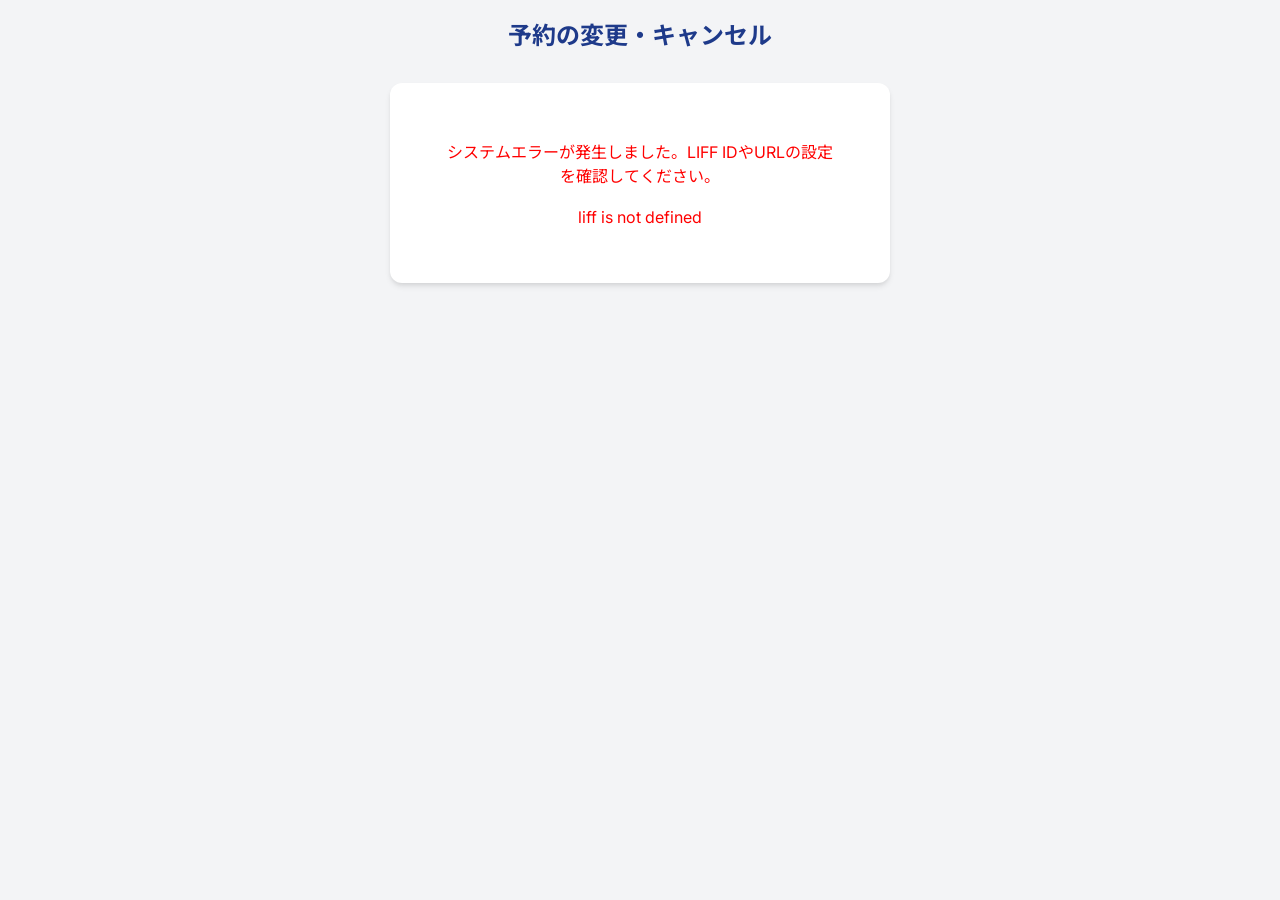
<file: cancel.html>
<!DOCTYPE html>
<html lang="ja">
<head>
  <meta charset="UTF-8">
  <meta name="viewport" content="width=device-width, initial-scale=1.0">
  <title>予約キャンセル</title>
  <link rel="stylesheet" href="index.css">
  <script src="https://static.line-scdn.net/liff/edge/2/sdk.js"></script>
  <style>
    :root { --primary: #1E3A8A; --secondary: #3B82F6; }
    .detail-card { background: #f8fafc; border: 1px solid #e2e8f0; border-radius: 8px; padding: 1.5rem; margin: 1.5rem 0; text-align: left; }
    .detail-item { display: flex; margin-bottom: 0.8rem; font-size: 1rem; line-height: 1.6; }
    .detail-label { color: #64748b; width: 5rem; flex-shrink: 0; }
    .detail-value { color: #1e293b; font-weight: bold; flex: 1; }
    .btn-cancel { background-color: var(--primary); color: white; border: none; padding: 1rem; width: 100%; border-radius: 8px; font-weight: bold; cursor: pointer; }
  </style>
</head>
<body>
  <div class="container">
    <header>
      <h1 style="color: var(--primary);">予約の変更・キャンセル</h1>
    </header>
    <div class="card" id="mainCard">
      <div id="loader" style="text-align:center; padding: 2rem;">情報を読み込み中...</div>
      <div id="content" style="display:none;">
        <div class="detail-card">
          <div class="detail-item"><div class="detail-label">生徒名</div><div class="detail-value" id="resStudent"></div></div>
          <div class="detail-item"><div class="detail-label">会場</div><div class="detail-value" id="resVenue"></div></div>
          <div class="detail-item"><div class="detail-label">日付</div><div class="detail-value" id="resDate"></div></div>
          <div class="detail-item"><div class="detail-label">時間</div><div class="detail-value" id="resTime"></div></div>
          <div class="detail-item"><div class="detail-label">プラン</div><div class="detail-value" id="resDuration"></div></div>
        </div>

        <div id="changePlanSection" style="margin-bottom: 1.5rem;">
          <h3 style="font-size: 1rem; color: var(--primary); margin-bottom: 0.8rem;">プラン(利用時間)の変更</h3>
          <div class="radio-group" style="margin-bottom: 1.5rem;">
            <div class="radio-card"><input type="radio" id="new_d2" name="newDuration" value="2時間利用"><label for="new_d2">2時間<br>利用</label></div>
            <div class="radio-card"><input type="radio" id="new_d1_5" name="newDuration" value="1時間30分利用"><label for="new_d1_5">1時間30分<br>利用</label></div>
            <div class="radio-card"><input type="radio" id="new_d1" name="newDuration" value="1時間利用"><label for="new_d1">1時間<br>利用</label></div>
          </div>
          <button id="changeBtn" class="btn-cancel" style="background-color: var(--secondary); margin-bottom: 1rem;">プランを変更する</button>
        </div>

        <hr style="border: 0; border-top: 1px solid #e2e8f0; margin: 1.5rem 0;">
        <h3 style="font-size: 1rem; color: var(--secondary); margin-bottom: 0.8rem;">予約のキャンセル</h3>
        <button id="cancelBtn" class="btn-cancel" style="background-color: var(--secondary);">この予約をキャンセルする</button>
      </div>
    </div>
  </div>

  <script src="index.js"></script>
  <script>
    const LIFF_ID = "2003593452-9b257Myn";
    const params = new URLSearchParams(window.location.search);
    const cancelId = params.get('id');

    window.onload = async () => {
      try {
        await liff.init({ liffId: LIFF_ID });
        
        if (!cancelId) {
          document.getElementById('loader').innerText = '予約IDが指定されていません。';
          return;
        }

        const res = await apiFetch('getReservationDetail', { cancelId: cancelId });
        
        if (res.status === 'success') {
          document.getElementById('resStudent').innerText = res.data.studentName + " さん";
          document.getElementById('resVenue').innerText = `${res.data.area} ${res.data.venue}`;
          
          // 曜日付き日付の整形処理
          const dateObj = new Date(res.data.date);
          if (!isNaN(dateObj.getTime())) {
            const days = ["日","月","火","水","木","金","土"];
            const y = dateObj.getFullYear();
            const m = ('0'+(dateObj.getMonth()+1)).slice(-2);
            const d = ('0'+dateObj.getDate()).slice(-2);
            const day = days[dateObj.getDay()];
            document.getElementById('resDate').innerText = `${y}/${m}/${d}(${day})`;
          } else {
            document.getElementById('resDate').innerText = res.data.date;
          }
          
          document.getElementById('resTime').innerText = res.data.time;
          document.getElementById('resDuration').innerText = res.data.duration;
          
          // ラジオボタンの初期選択を設定
          const radios = document.getElementsByName('newDuration');
          for (const radio of radios) {
            if (radio.value === res.data.duration) {
              radio.checked = true;
            }
          }
          
          document.getElementById('loader').style.display = 'none';
          document.getElementById('content').style.display = 'block';
        } else {
          // APIからエラーが返ってきた場合
          document.getElementById('loader').innerHTML = `<span style="color: red;">エラー: ${res.message}</span>`;
        }
      } catch (err) {
        // LIFFの初期化エラーなど、予期せぬエラーが発生した場合
        document.getElementById('loader').innerHTML = `<span style="color: red;">システムエラーが発生しました。LIFF IDやURLの設定を確認してください。<br><br>${err.message}</span>`;
        console.error("Initialization Error:", err);
      }
    };

    document.getElementById('cancelBtn').onclick = async () => {
  const btn = document.getElementById('cancelBtn');
  
  // 1. ローディング状態にする
  btn.innerText = 'キャンセル処理中...';
  btn.disabled = true; // 二度押し防止
  btn.style.backgroundColor = '#94a3b8'; // 色をグレーにして押せない感じにする

  const res = await apiFetch('cancel', { cancelId: cancelId });
  
  if (res.status === 'success') {
    if (liff.isInClient()) {
      liff.sendMessages([{ type: "text", text: "❌ 予約キャンセル" }])
        .then(() => liff.closeWindow())
        .catch(e => {
          console.error(e);
          document.body.innerHTML = '<div class="container" style="text-align:center; padding-top:2rem;"><h2>キャンセルが完了しました</h2><p>右上の×ボタンで画面を閉じてください。</p></div>';
        });
    } else {
      document.body.innerHTML = '<div class="container" style="text-align:center; padding-top:2rem;"><h2>キャンセルが完了しました</h2><p>ご利用ありがとうございました。</p></div>';
    }
  } else {
    // エラー時の処理
    alert('エラーが発生しました: ' + res.message);
    btn.innerText = 'この予約をキャンセルする';
    btn.disabled = false;
    btn.style.backgroundColor = 'var(--secondary)'; // 元の色に戻す
  }
};

    document.getElementById('changeBtn').onclick = async () => {
      const btn = document.getElementById('changeBtn');
      const selectedDuration = document.querySelector('input[name="newDuration"]:checked');
      
      if (!selectedDuration) {
        alert('変更するプランを選択してください。');
        return;
      }
      
      const newDuration = selectedDuration.value;
      if (newDuration === document.getElementById('resDuration').innerText) {
        alert('現在のプランと同じです。');
        return;
      }

      btn.innerText = '変更処理中...';
      btn.disabled = true;
      btn.style.backgroundColor = '#94a3b8';

      const res = await apiFetch('updateDuration', { cancelId: cancelId, duration: newDuration });
      
      if (res.status === 'success') {
        if (liff.isInClient()) {
          liff.sendMessages([{ type: "text", text: "🔧 プラン変更" }])
            .then(() => liff.closeWindow())
            .catch(e => {
              console.error(e);
              document.body.innerHTML = '<div class="container" style="text-align:center; padding-top:2rem;"><h2>プランの変更が完了しました</h2><p>右上の×ボタンで画面を閉じてください。</p></div>';
            });
        } else {
          document.body.innerHTML = '<div class="container" style="text-align:center; padding-top:2rem;"><h2>プランの変更が完了しました</h2><p>ご利用ありがとうございます。</p></div>';
        }
      } else {
        alert('エラーが発生しました: ' + res.message);
        btn.innerText = 'プランを変更する';
        btn.disabled = false;
        btn.style.backgroundColor = 'var(--secondary)';
      }
    };
  </script>
</body>
</html>
</file>
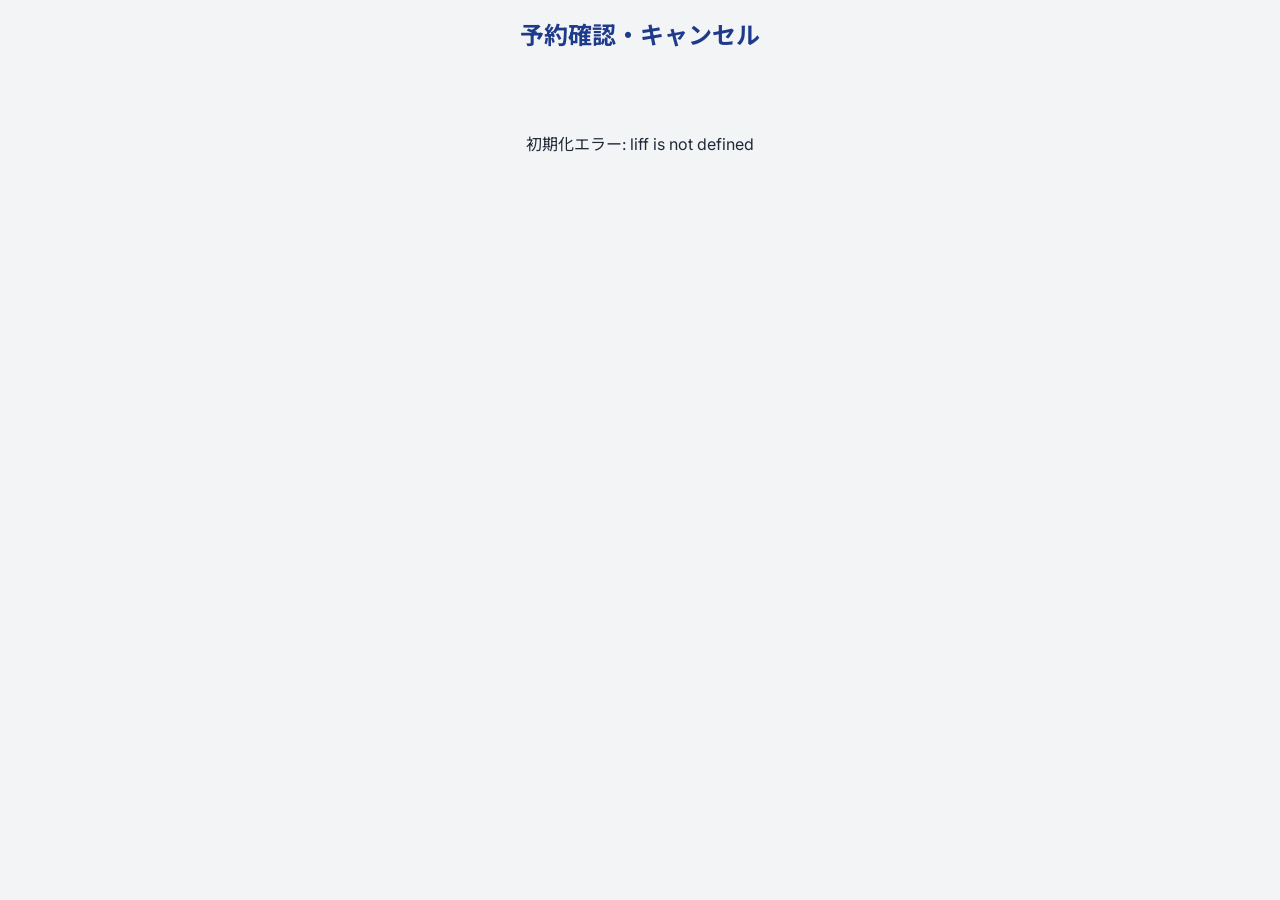
<file: check.html>
<!DOCTYPE html>
<html lang="ja">
<head>
  <meta charset="UTF-8">
  <meta name="viewport" content="width=device-width, initial-scale=1.0">
  <title>予約確認・キャンセル</title>
  <link rel="stylesheet" href="index.css">
  <script src="https://static.line-scdn.net/liff/edge/2/sdk.js"></script>
  <style>
    :root { --primary: #1E3A8A; --secondary: #3B82F6; --navy: #1E3A8A; }
    .res-card { background: white; border: 1px solid #e2e8f0; border-radius: 12px; padding: 1.25rem; margin-bottom: 1rem; text-align: left; box-shadow: 0 2px 4px rgba(0,0,0,0.05); position: relative; }
    .res-venue { font-weight: bold; color: var(--secondary); font-size: 0.9rem; margin-bottom: 0.25rem; }
    .res-date { font-weight: bold; color: #1e293b; font-size: 1.1rem; margin-bottom: 0.25rem; }
    .res-time { color: #475569; font-size: 0.95rem; margin-bottom: 0.5rem; }
    .res-student { color: #64748b; font-size: 0.85rem; }
    
    /* ボタンをネイビーの枠線デザインに変更 */
    .btn-action-mini { 
      display: block;
      width: 100%;
      margin-top: 1rem;
      background-color: transparent; 
      color: var(--navy); 
      border: 1px solid var(--navy); 
      padding: 0.6rem; 
      border-radius: 6px; 
      font-weight: bold; 
      cursor: pointer; 
      font-size: 0.9rem;
      text-align: center;
      box-sizing: border-box;
      transition: all 0.2s;
    }
    .btn-action-mini:active {
      background-color: var(--navy);
      color: white;
    }
    .no-data { text-align: center; padding: 3rem 1rem; color: #64748b; }
  </style>
</head>
<body>
  <div class="container">
    <header>
      <h1 style="color: var(--primary);">予約確認・キャンセル</h1>
    </header>
    <div id="mainContent">
      <div id="loader" style="text-align:center; padding: 3rem;">情報を読み込み中...</div>
      <div id="reservationList"></div>
    </div>
  </div>
  <script src="index.js"></script>
  <script>
    const LIFF_ID = "2003593452-NAnYeKnu";
    window.onload = async () => {
      try {
        await liff.init({ liffId: LIFF_ID });
        if (!liff.isLoggedIn()) { liff.login(); return; }
        const profile = await liff.getProfile();
        fetchUserReservations(profile.userId);
      } catch (err) {
        document.getElementById('loader').innerText = '初期化エラー: ' + err.message;
      }
    };
    async function fetchUserReservations(lineUserId) {
      const res = await apiFetch('getUserReservations', { lineUserId });
      document.getElementById('loader').style.display = 'none';
      const listEl = document.getElementById('reservationList');
      if (res.status === 'success' && res.data.length > 0) {
        res.data.forEach(item => {
          const d = new Date(item.date);
          const days = ["日","月","火","水","木","金","土"];
          const displayDate = !isNaN(d.getTime()) ? `${d.getMonth()+1}月${d.getDate()}日(${days[d.getDay()]})` : item.date;
          const card = document.createElement('div');
          card.className = 'res-card';
          card.innerHTML = `<div class="res-venue">【${item.area}】${item.venue}</div><div class="res-date">${displayDate}</div><div class="res-time">${item.time}</div><div class="res-student" style="margin-bottom:0.25rem;">プラン: <span style="font-weight:bold;color:#1e293b;">${item.duration || '-'}</span></div><div class="res-student">生徒名: ${item.studentName} さん</div><button class="btn-action-mini" onclick="window.location.href='https://liff.line.me/2003593452-9b257Myn?id=${item.cancelId}'">プラン変更・キャンセル</button>`;
          listEl.appendChild(card);
        });
      } else { listEl.innerHTML = '<div class="no-data"><p>予約はありません。</p></div>'; }
    }
  </script>
</body>
</html>
</file>
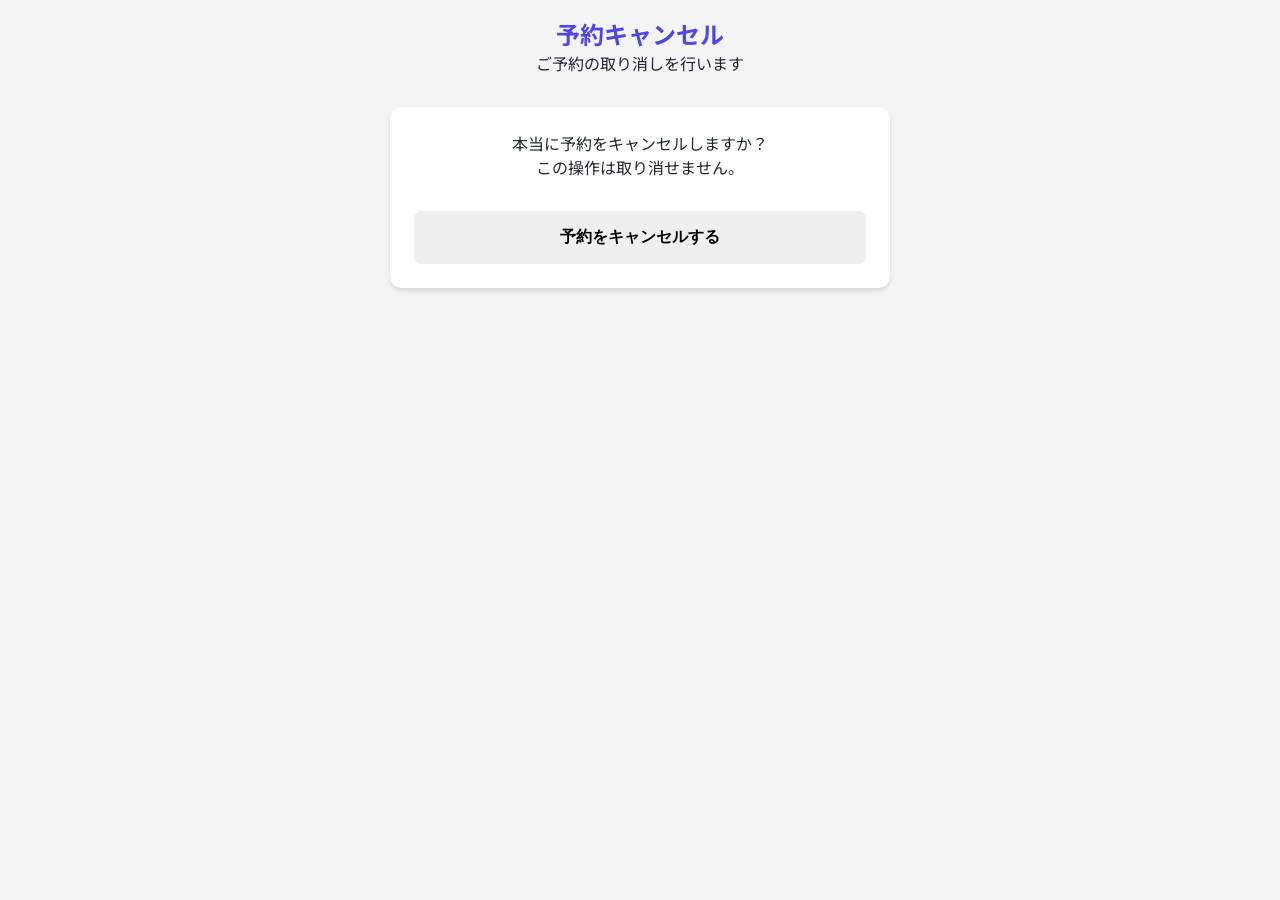
<file: kakunin.html>
<!DOCTYPE html>
<html lang="ja">
<head>
  <meta charset="UTF-8">
  <meta name="viewport" content="width=device-width, initial-scale=1.0">
  <title>予約キャンセル | 元塾講師マサちゃんの自習室</title>
  <link rel="stylesheet" href="index.css">
</head>
<body>
  <div class="container">
    <header>
      <h1>予約キャンセル</h1>
      <p>ご予約の取り消しを行います</p>
    </header>

    <div class="card" id="cancelCard">
      <div id="loaderArea" class="hidden"></div>
      <div id="confirmArea">
        <p style="text-align: center; margin-bottom: 2rem;">本当に予約をキャンセルしますか？<br>この操作は取り消せません。</p>
        <button id="cancelBtn" class="btn btn-danger">予約をキャンセルする</button>
      </div>
      <div id="messageArea" class="hidden"></div>
    </div>
  </div>

  <script src="index.js"></script>
  <script>
    document.addEventListener('DOMContentLoaded', () => {
      const uuid = getQueryParam('id');
      if (!uuid) {
        document.getElementById('confirmArea').classList.add('hidden');
        showMessage('messageArea', '無効なアクセスです。URLをご確認ください。', true);
        return;
      }

      document.getElementById('cancelBtn').addEventListener('click', async () => {
        document.getElementById('confirmArea').classList.add('hidden');
        showLoader('loaderArea');

        const result = await apiFetch('cancel', { uuid: uuid });

        hideLoader('loaderArea');
        if (result.status === 'success') {
          showMessage('messageArea', '予約のキャンセルが完了しました。');
        } else {
          showMessage('messageArea', result.message || 'キャンセル処理に失敗しました。', true);
        }
      });
    });
  </script>
</body>
</html>
</file>
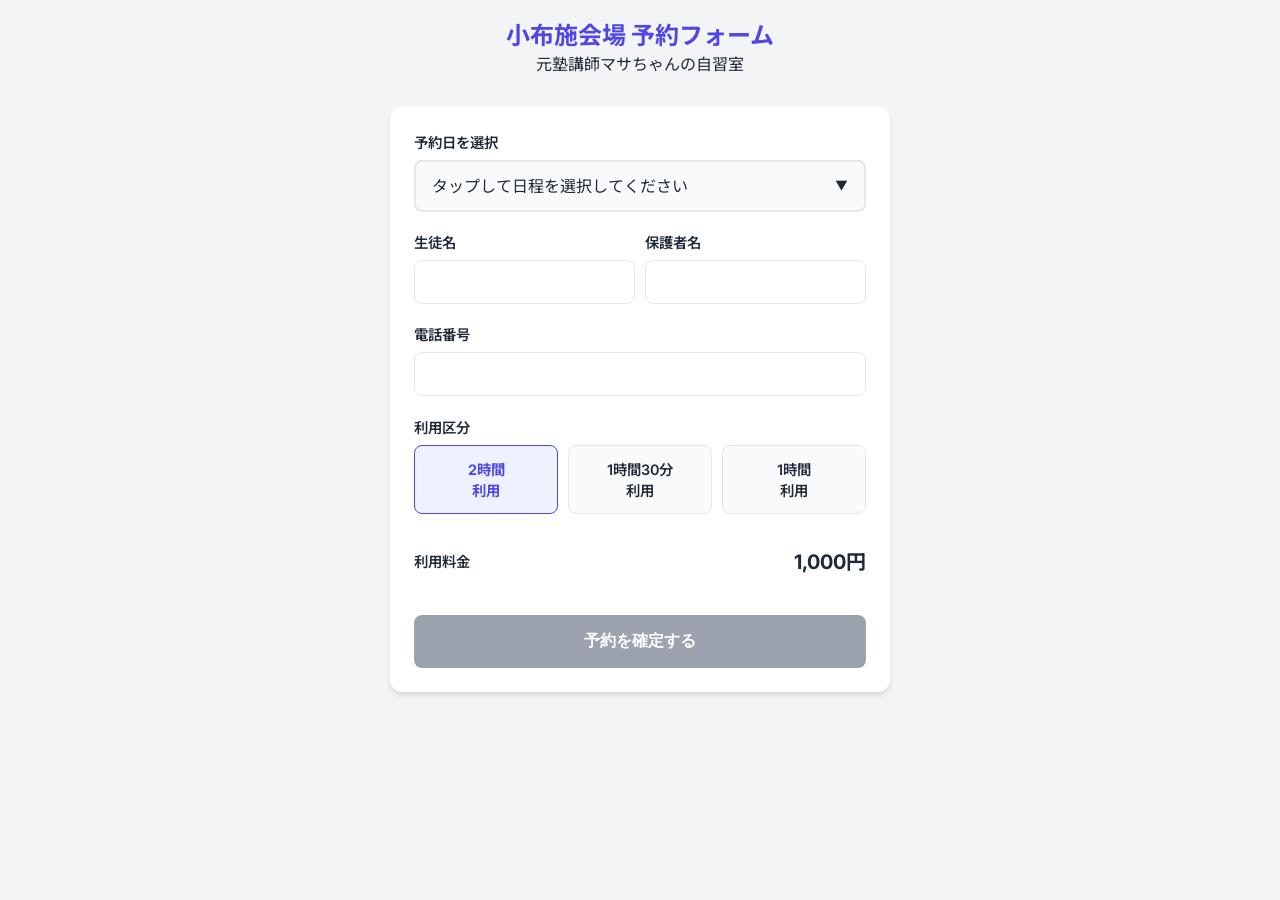
<file: obuse.html>
<!DOCTYPE html>
<html lang="ja">
<head>
  <meta charset="UTF-8">
  <meta name="viewport" content="width=device-width, initial-scale=1.0">
  <title>小布施会場 予約フォーム</title>
  <link rel="stylesheet" href="index.css">
  <script src="https://static.line-scdn.net/liff/edge/2/sdk.js"></script>
</head>
<body>
  <div class="container">
    <header>
      <h1>小布施会場 予約フォーム</h1>
      <p>元塾講師マサちゃんの自習室</p>
    </header>
    <div class="card">
      <form id="reservationForm">
        <div class="form-group">
          <label>予約日を選択</label>
          <div id="accordionHeader" class="accordion-header">
            <div id="selectedDateText" style="line-height: 1.4; flex: 1;">タップして日程を選択してください</div>
            <span class="arrow">▼</span>
          </div>
          <div id="scheduleLoader"></div>
          <div id="scheduleList" class="schedule-list accordion-content"></div>
        </div>
        
        <div style="display:flex; gap:10px;">
          <div class="form-group" style="flex:1;"><label>生徒名</label><input type="text" id="studentName" required></div>
          <div class="form-group" style="flex:1;"><label>保護者名</label><input type="text" id="parentName" required></div>
        </div>
        <div class="form-group"><label>電話番号</label><input type="tel" id="phone" required></div>
        
        <div class="form-group hidden" id="specialClassGroup">
          <label>受講方法</label>
          <div class="radio-group" style="display:flex; gap:10px;">
            <div class="radio-card" id="specialTakeCard"><input type="radio" id="sp_take" name="specialClassOption" value="補講" checked><label for="sp_take">特別補講を<br>受講する</label></div>
            <div class="radio-card" id="specialSelfStudyCard"><input type="radio" id="sp_self" name="specialClassOption" value="自習室"><label for="sp_self">自習室として<br>利用する</label></div>
          </div>
        </div>

        <div class="form-group" id="usageGroup">
          <label>利用区分</label>
          <div class="radio-group" style="display:flex; gap:10px;">
            <div class="radio-card"><input type="radio" id="d2" name="duration" value="2時間利用" checked><label for="d2">2時間<br>利用</label></div>
            <div class="radio-card"><input type="radio" id="d1_5" name="duration" value="1時間30分利用"><label for="d1_5">1時間30分<br>利用</label></div>
            <div class="radio-card"><input type="radio" id="d1" name="duration" value="1時間利用"><label for="d1">1時間<br>利用</label></div>
          </div>
        </div>

        <div class="form-group" id="feeGroup" style="display: flex; justify-content: space-between; align-items: center; margin-top: 1.5rem; margin-bottom: 1.5rem;">
          <label style="margin-bottom: 0;">利用料金</label>
          <div id="totalPriceDisplay" style="font-weight: bold; font-size: 1.25rem;">1,000円</div>
        </div>

        <input type="hidden" id="selectedDate">
        <input type="hidden" id="selectedVenue">
        <input type="hidden" id="selectedTime">
        
        <button type="submit" class="btn btn-primary" id="submitBtn" disabled>予約を確定する</button>
      </form>
    </div>
  </div>
  <script src="index.js"></script>
  <script>
    const LIFF_ID = "2003593452-KqmBiPKf";
    const AREA_NAME = 'おぶせ';
    let lineUserId = "";
    let scheduleData = [];
    let currentClassPrice = '';

    function updateFeeDisplay() {
      const specialGroup = document.getElementById('specialClassGroup');
      const spTake = document.getElementById('sp_take');
      const feeDisplay = document.getElementById('totalPriceDisplay');
      const feeGroup = document.getElementById('feeGroup');
      
      if (specialGroup && !specialGroup.classList.contains('hidden') && spTake && spTake.checked) {
        if (currentClassPrice) {
          const formattedPrice = Number(currentClassPrice).toLocaleString();
          feeDisplay.innerText = `${formattedPrice}円`;
          feeGroup.style.display = 'flex';
        } else {
          feeGroup.style.display = 'none';
        }
      } else {
        feeGroup.style.display = 'flex';
        const duration = document.querySelector('input[name="duration"]:checked');
        if (duration) {
          if (duration.value === '2時間利用') feeDisplay.innerText = '1,000円';
          else if (duration.value === '1時間30分利用') feeDisplay.innerText = '750円';
          else if (duration.value === '1時間利用') feeDisplay.innerText = '500円';
        }
      }
    }

    const accordionHeader = document.getElementById('accordionHeader');
    const scheduleList = document.getElementById('scheduleList');
    accordionHeader.onclick = () => { scheduleList.classList.toggle('open'); accordionHeader.classList.toggle('active'); };

    document.addEventListener('DOMContentLoaded', async () => {
      loadSavedUserInfo();
      
      document.querySelectorAll('input[name="duration"]').forEach(radio => {
        radio.addEventListener('change', updateFeeDisplay);
      });

      liff.init({ liffId: LIFF_ID }).then(() => {
        if (liff.isLoggedIn()) { liff.getProfile().then(p => { lineUserId = p.userId; }); }
        else { liff.login(); }
      });
      // ローカルキャッシュからスケジュールを読み込む
      const cachedSchedule = localStorage.getItem('scheduleCache');
      if (cachedSchedule) {
        try {
          scheduleData = JSON.parse(cachedSchedule);
          renderSchedule();
        } catch(e) {}
      }

      if (scheduleData.length === 0) {
        showLoader('scheduleLoader');
      }

      const res = await apiFetch('getSchedule');
      hideLoader('scheduleLoader');
      if (res.status === 'success') { 
        scheduleData = res.data; 
        localStorage.setItem('scheduleCache', JSON.stringify(scheduleData));
        renderSchedule(); 
      }
    });

    function renderSchedule() {
      scheduleList.innerHTML = '';
      const today = new Date(); today.setHours(0,0,0,0);
      const limit = new Date(); limit.setDate(today.getDate() + 14);

      const filtered = scheduleData.filter(item => {
        const dateStr = String(item['日付']).split('T')[0].replace(/-/g, '/');
        const d = new Date(dateStr);
        const isSpecial = item['特別補講'] && item['特別補講'] !== '';
        const dateCondition = isSpecial ? (d >= today) : (d >= today && d <= limit);
        return (item['エリア'] === AREA_NAME) && !isNaN(d) && dateCondition;
      });

      if (filtered.length === 0) { scheduleList.innerHTML = '<p style="text-align:center;padding:1rem;">予約可能な日程がありません。</p>'; return; }
      
      filtered.forEach(item => {
        const isOff = item['休み'] === '休み';
        const capRaw = item['定員数'] !== undefined && item['定員数'] !== '' ? item['定員数'] : item['定員'];
        const capacity = (capRaw !== undefined && capRaw !== '') ? Number(capRaw) : 0;
        const currentCount = Number(item['予約数'] || 0);
        const remaining = capacity - currentCount;

        const spCapRaw = item['補講定員数'] !== undefined && item['補講定員数'] !== '' ? item['補講定員数'] : item['補講定員'];
        const spCapacity = (spCapRaw !== undefined && spCapRaw !== '') ? Number(spCapRaw) : 0;
        const currentSpCount = Number(item['補講予約数'] || 0);
        const isSpFull = Boolean(item['補講満席']) || (spCapacity > 0 && currentSpCount >= spCapacity);

        const isSpecialClassItem = Boolean(item['特別補講'] && item['特別補講'] !== '');
        const isSelfStudyAllowedItem = item['自習室利用可否'] === '利用可能';

        const isFull = Boolean(item['満席']) || (capacity > 0 && remaining <= 0) || (isSpecialClassItem && !isSelfStudyAllowedItem && isSpFull);
        const dateStr = String(item['日付']).split('T')[0].replace(/-/g, '/');
        const d = new Date(dateStr);
        const day = ["日","月","火","水","木","金","土"][d.getDay()];
        const displayDate = `${d.getMonth()+1}/${d.getDate()}(${day})`;
        const submitDate = `${d.getFullYear()}/${('0'+(d.getMonth()+1)).slice(-2)}/${('0'+d.getDate()).slice(-2)}`;
        
        const isToday = d.getTime() === today.getTime();
        const isDisabled = isOff || isFull || isToday;

        const div = document.createElement('div');
        div.className = `schedule-item ${isDisabled ? 'disabled' : 'selectable'}`;
        div.style.padding = "10px"; div.style.borderBottom = "1px solid #eee";
        
        let extraText = '';
        if (isOff) extraText = '<small style="color:red;">(休み)</small>';
        else if (isFull) extraText = '<small style="color:red;">(満席)</small>';
        else if (isToday) extraText = '<br><small style="color:orange;">(当日予約不可・直接ご連絡ください)</small>';
        else if (capacity > 0 && remaining <= 5) extraText = `<small style="color:#e65100; font-weight:bold;">(残り${remaining}席)</small>`;

        let courseNameHtml = '';
        if (item['特別補講']) {
          const cName = (item['特別補講'] === true || item['特別補講'] === 'TRUE' || item['特別補講'] === '〇' || item['特別補講'] === 'TRUE') ? '特別補講' : item['特別補講'];
          courseNameHtml = `<br><span style="color: #e65100; font-weight: bold;">【${cName}】</span>`;
        }

        let descHtml = '';
        if (item['講座説明']) {
          descHtml = `<br><small style="color: #000000;">${item['講座説明']}</small>`;
        }

        div.innerHTML = `<div><b>${displayDate} ${item['時間'] || ''}</b> ${extraText}${courseNameHtml}${descHtml}<br><small>場所：${item['会場名']}</small></div>`;
        
        if (!isDisabled) {
          div.onclick = () => {
            document.getElementById('selectedDate').value = submitDate;
            document.getElementById('selectedVenue').value = item['会場名'];
            document.getElementById('selectedTime').value = item['時間'] || '';
            document.getElementById('selectedDateText').innerHTML = `<b>${displayDate} ${item['時間'] || ''}</b>${courseNameHtml}${descHtml}<br><small>場所：${item['会場名']}</small>`;
            document.getElementById('submitBtn').disabled = false;
            scheduleList.classList.remove('open'); accordionHeader.classList.remove('active');

            const isSpecialClass = item['特別補講'] && item['特別補講'] !== '';
            const isSelfStudyAllowed = item['自習室利用可否'] === '利用可能';
            const specialGroup = document.getElementById('specialClassGroup');
            const specialTakeCard = document.getElementById('specialTakeCard');
            const specialSelfStudyCard = document.getElementById('specialSelfStudyCard');
            const usageGroup = document.getElementById('usageGroup');
            const spTake = document.getElementById('sp_take');
            const spSelf = document.getElementById('sp_self');
            const spTakeLabel = document.querySelector('label[for="sp_take"]');
            currentClassPrice = item['料金'] ? String(item['料金']).replace(/,/g, '') : '';

            if (isSpecialClass) {
              specialGroup.classList.remove('hidden');
              if (isSelfStudyAllowed) {
                specialSelfStudyCard.style.display = '';
              } else {
                specialSelfStudyCard.style.display = 'none';
              }

              if (isSpFull) {
                spTake.disabled = true;
                if (spTakeLabel) spTakeLabel.innerHTML = '特別補講を<br>受講する<span style="color:red; font-weight:bold;">（満席）</span>';
                if (specialTakeCard) {
                  specialTakeCard.style.opacity = '0.5';
                  specialTakeCard.style.pointerEvents = 'none';
                }
                if (isSelfStudyAllowed) {
                  spSelf.checked = true;
                }
              } else {
                spTake.disabled = false;
                if (spTakeLabel) spTakeLabel.innerHTML = '特別補講を<br>受講する';
                if (specialTakeCard) {
                  specialTakeCard.style.opacity = '1';
                  specialTakeCard.style.pointerEvents = '';
                }
                spTake.checked = true;
              }
              const updateUsage = () => {
                if (spTake.checked) {
                  usageGroup.classList.add('hidden');
                } else {
                  usageGroup.classList.remove('hidden');
                }
                updateFeeDisplay();
              };
              updateUsage();
              spTake.onchange = updateUsage;
              spSelf.onchange = updateUsage;
            } else {
              specialGroup.classList.add('hidden');
              usageGroup.classList.remove('hidden');
              updateFeeDisplay();
            }
          };
        } else {
          div.style.opacity = "0.5"; div.style.cursor = "not-allowed";
        }
        scheduleList.appendChild(div);
      });
    }

    document.getElementById('reservationForm').onsubmit = async (e) => {
      e.preventDefault();
      saveUserInfo();
      const btn = document.getElementById('submitBtn');
      btn.disabled = true; btn.innerText = "送信中...";
      let durationVal = document.querySelector('input[name="duration"]:checked').value;
      const specialGroup = document.getElementById('specialClassGroup');
      const spTake = document.getElementById('sp_take');
      if (specialGroup && !specialGroup.classList.contains('hidden') && spTake && spTake.checked) {
        durationVal = '補講';
      }

      const res = await apiFetch('reserve', {
        area: AREA_NAME,
        venue: document.getElementById('selectedVenue').value,
        studentName: document.getElementById('studentName').value,
        parentName: document.getElementById('parentName').value,
        phone: document.getElementById('phone').value,
        duration: durationVal,
        date: document.getElementById('selectedDate').value,
        time: document.getElementById('selectedTime').value,
        lineUserId: lineUserId
      });
      if (res.status === 'success') {
        if (liff.isInClient()) {
          liff.sendMessages([{ type: "text", text: "📅 予約登録" }])
            .then(() => liff.closeWindow())
            .catch((err) => {
              console.error("sendMessages failed", err);
              document.body.innerHTML = '<div class="container" style="text-align:center;padding-top:100px;"><h2>予約が完了しました</h2><p>右上の×ボタンで画面を閉じてください。</p></div>';
            });
        } else {
          document.body.innerHTML = '<div class="container" style="text-align:center;padding-top:100px;"><h2>予約が完了しました</h2><p>LINE通知をご確認ください。</p></div>';
        }
      } else { alert(res.message || "予約に失敗しました。"); btn.disabled = false; btn.innerText = "予約を確定する"; }
    };
    function saveUserInfo() {
      localStorage.setItem('studentName', document.getElementById('studentName').value);
      localStorage.setItem('parentName', document.getElementById('parentName').value);
      localStorage.setItem('phone', document.getElementById('phone').value);
    }
    function loadSavedUserInfo() {
      if(localStorage.getItem('studentName')) document.getElementById('studentName').value = localStorage.getItem('studentName');
      if(localStorage.getItem('parentName')) document.getElementById('parentName').value = localStorage.getItem('parentName');
      if(localStorage.getItem('phone')) document.getElementById('phone').value = localStorage.getItem('phone');
    }
  </script>
</file>
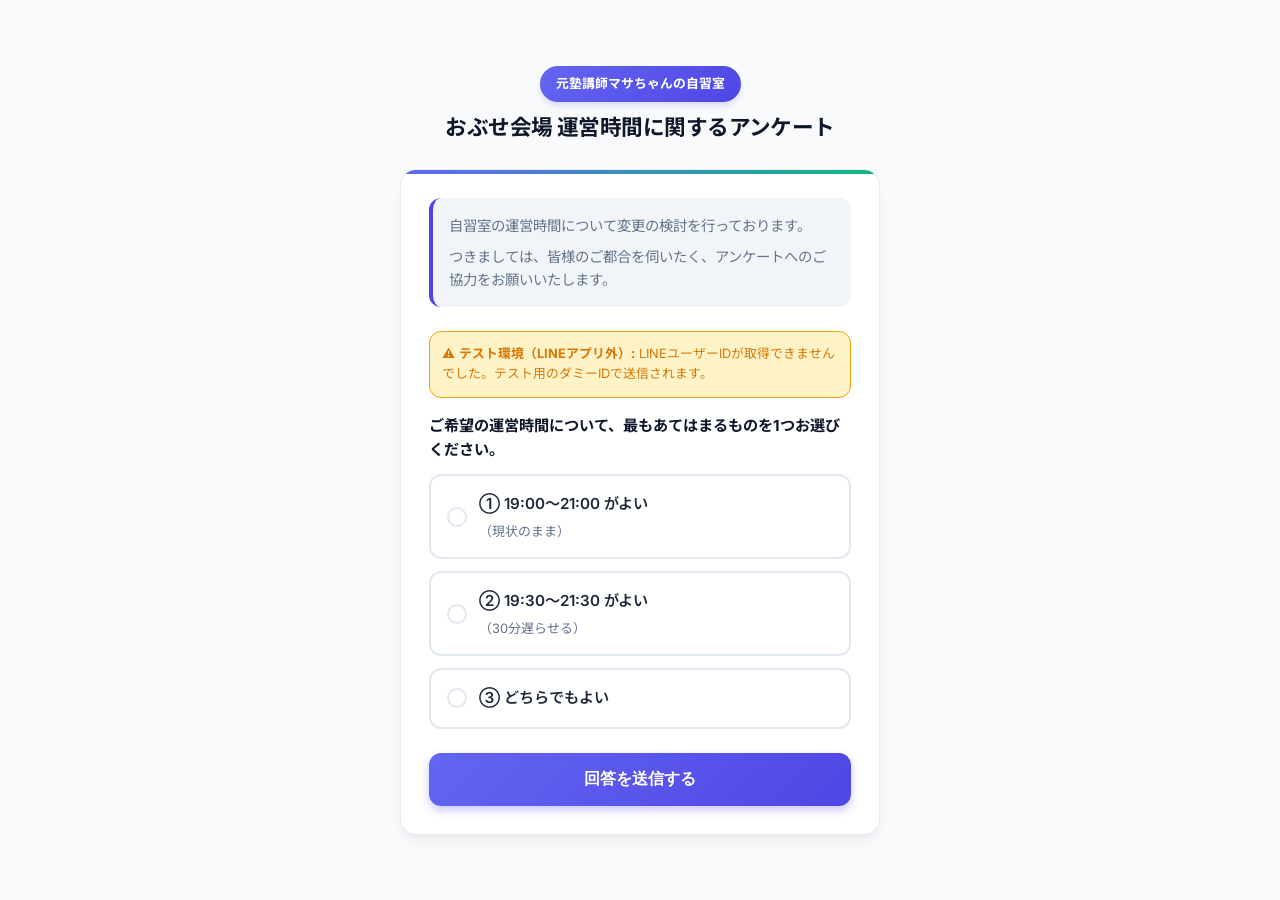
<file: survey.html>
<!DOCTYPE html>
<html lang="ja">
<head>
  <meta charset="UTF-8">
  <meta name="viewport" content="width=device-width, initial-scale=1.0">
  <title>運営時間に関するアンケート | 元塾講師マサちゃんの自習室</title>
  <script src="https://static.line-scdn.net/liff/edge/2/sdk.js"></script>
  <style>
    @import url('https://fonts.googleapis.com/css2?family=Inter:wght@400;600;700&family=Noto+Sans+JP:wght@400;500;700&display=swap');
    
    :root {
      --primary: #4F46E5;
      --primary-hover: #4338CA;
      --primary-light: #EEF2FF;
      --secondary: #10B981;
      --background: #F8FAFC;
      --surface: #FFFFFF;
      --text-main: #1E293B;
      --text-muted: #64748B;
      --border: #E2E8F0;
      --radius-lg: 16px;
      --radius-md: 12px;
      --shadow: 0 10px 15px -3px rgba(0, 0, 0, 0.05), 0 4px 6px -4px rgba(0, 0, 0, 0.05);
      --transition: all 0.25s cubic-bezier(0.4, 0, 0.2, 1);
    }

    * {
      box-sizing: border-box;
      margin: 0;
      padding: 0;
    }

    body {
      font-family: 'Inter', 'Noto Sans JP', sans-serif;
      background-color: var(--background);
      color: var(--text-main);
      line-height: 1.6;
      padding: 1rem;
      display: flex;
      justify-content: center;
      align-items: center;
      min-height: 100vh;
    }

    .container {
      width: 100%;
      max-width: 480px;
      margin: 0 auto;
    }

    header {
      text-align: center;
      margin-bottom: 1.5rem;
    }

    .logo-container {
      display: inline-block;
      background: linear-gradient(135deg, #6366F1 0%, #4F46E5 100%);
      color: white;
      padding: 0.5rem 1rem;
      border-radius: 99px;
      font-size: 0.8rem;
      font-weight: 700;
      margin-bottom: 0.5rem;
      box-shadow: 0 4px 6px -1px rgba(79, 70, 229, 0.2);
    }

    header h1 {
      font-size: 1.35rem;
      font-weight: 700;
      color: #0F172A;
      letter-spacing: -0.025em;
    }

    .card {
      background: var(--surface);
      border-radius: var(--radius-lg);
      box-shadow: var(--shadow);
      padding: 1.75rem;
      border: 1px solid rgba(226, 232, 240, 0.8);
      position: relative;
      overflow: hidden;
    }

    .card::before {
      content: '';
      position: absolute;
      top: 0;
      left: 0;
      width: 100%;
      height: 4px;
      background: linear-gradient(90deg, #6366F1, #10B981);
    }

    .intro-text {
      font-size: 0.9rem;
      color: var(--text-muted);
      margin-bottom: 1.5rem;
      background: #F1F5F9;
      padding: 1rem;
      border-radius: var(--radius-md);
      border-left: 4px solid var(--primary);
    }

    .intro-text p {
      margin-bottom: 0.5rem;
    }
    .intro-text p:last-child {
      margin-bottom: 0;
    }

    .form-group {
      margin-bottom: 1.5rem;
    }

    .form-group label.group-title {
      display: block;
      font-weight: 700;
      margin-bottom: 0.75rem;
      font-size: 0.95rem;
      color: #0F172A;
    }

    /* ラジオボタンカードのカスタムデザイン */
    .radio-stack {
      display: flex;
      flex-direction: column;
      gap: 0.75rem;
    }

    .radio-card {
      position: relative;
    }

    .radio-card input[type="radio"] {
      position: absolute;
      opacity: 0;
      width: 0;
      height: 0;
    }

    .radio-card label {
      display: flex;
      align-items: center;
      padding: 1rem;
      border: 2px solid var(--border);
      border-radius: var(--radius-md);
      cursor: pointer;
      background: var(--surface);
      transition: var(--transition);
      font-weight: 600;
      font-size: 0.95rem;
    }

    .radio-card label:hover {
      border-color: #CBD5E1;
      background-color: #FAFAFA;
    }

    /* ラジオボタンのカスタムインジケータ */
    .radio-indicator {
      width: 20px;
      height: 20px;
      border: 2px solid var(--border);
      border-radius: 50%;
      margin-right: 0.75rem;
      display: inline-flex;
      align-items: center;
      justify-content: center;
      transition: var(--transition);
      flex-shrink: 0;
    }

    .radio-indicator::after {
      content: '';
      width: 10px;
      height: 10px;
      background-color: var(--primary);
      border-radius: 50%;
      transform: scale(0);
      transition: var(--transition);
    }

    .radio-card input[type="radio"]:checked + label {
      border-color: var(--primary);
      background-color: var(--primary-light);
      color: var(--primary);
    }

    .radio-card input[type="radio"]:checked + label .radio-indicator {
      border-color: var(--primary);
    }

    .radio-card input[type="radio"]:checked + label .radio-indicator::after {
      transform: scale(1);
    }

    .btn-primary {
      width: 100%;
      padding: 1rem;
      border: none;
      border-radius: var(--radius-md);
      font-size: 1rem;
      font-weight: 700;
      cursor: pointer;
      background: linear-gradient(135deg, #6366F1 0%, #4F46E5 100%);
      color: white;
      box-shadow: 0 4px 10px rgba(79, 70, 229, 0.3);
      transition: var(--transition);
      display: flex;
      justify-content: center;
      align-items: center;
      gap: 0.5rem;
    }

    .btn-primary:hover {
      opacity: 0.95;
      transform: translateY(-1px);
      box-shadow: 0 6px 14px rgba(79, 70, 229, 0.4);
    }

    .btn-primary:active {
      transform: translateY(1px);
    }

    .btn-primary:disabled {
      background: #94A3B8;
      box-shadow: none;
      cursor: not-allowed;
      transform: none;
    }

    /* ローダーアニメーション */
    .spinner {
      width: 20px;
      height: 20px;
      border: 3px solid rgba(255, 255, 255, 0.3);
      border-radius: 50%;
      border-top-color: white;
      animation: spin 1s ease-in-out infinite;
      display: none;
    }

    @keyframes spin {
      to { transform: rotate(360deg); }
    }

    .hidden {
      display: none !important;
    }

    .success-card {
      text-align: center;
      padding: 2.5rem 1.5rem;
    }

    .success-icon {
      width: 64px;
      height: 64px;
      background: #DCFCE7;
      color: var(--secondary);
      border-radius: 50%;
      display: inline-flex;
      align-items: center;
      justify-content: center;
      font-size: 2rem;
      margin-bottom: 1.5rem;
      box-shadow: 0 4px 6px -1px rgba(16, 185, 129, 0.2);
    }

    .success-title {
      font-size: 1.5rem;
      font-weight: 700;
      color: #0F172A;
      margin-bottom: 0.75rem;
    }

    .success-message {
      color: var(--text-muted);
      font-size: 0.95rem;
      margin-bottom: 1.5rem;
    }

    /* デバッグ用アラート */
    .alert-debug {
      background-color: #FEF3C7;
      border: 1px solid #F59E0B;
      color: #D97706;
      padding: 0.75rem;
      border-radius: var(--radius-md);
      font-size: 0.8rem;
      margin-bottom: 1rem;
      text-align: left;
    }
  </style>
</head>
<body>
  <div class="container">
    <header>
      <div class="logo-container">元塾講師マサちゃんの自習室</div>
      <h1>おぶせ会場 運営時間に関するアンケート</h1>
    </header>

    <div class="card" id="form-card">
      <div class="intro-text">
        <p>自習室の運営時間について変更の検討を行っております。</p>
        <p>つきましては、皆様のご都合を伺いたく、アンケートへのご協力をお願いいたします。</p>
      </div>

      <div id="debug-info" class="alert-debug hidden">
        ⚠️ <strong>テスト環境（LINEアプリ外）:</strong> LINEユーザーIDが取得できませんでした。テスト用のダミーIDで送信されます。
      </div>

      <form id="survey-form">
        <div class="form-group">
          <label class="group-title">ご希望の運営時間について、最もあてはまるものを1つお選びください。</label>
          <div class="radio-stack">
            <div class="radio-card">
              <input type="radio" name="time_preference" value="① 19:00～21:00 がよい（現状のまま）" id="opt-current" required>
              <label for="opt-current">
                <span class="radio-indicator"></span>
                <div>
                  ① 19:00～21:00 がよい
                  <span style="font-size: 0.85em; color: var(--text-muted); font-weight: normal; margin-top: 0.25rem; display: block;">（現状のまま）</span>
                </div>
              </label>
            </div>
            <div class="radio-card">
              <input type="radio" name="time_preference" value="② 19:30～21:30 がよい（30分遅らせる）" id="opt-change">
              <label for="opt-change">
                <span class="radio-indicator"></span>
                <div>
                  ② 19:30～21:30 がよい
                  <span style="font-size: 0.85em; color: var(--text-muted); font-weight: normal; margin-top: 0.25rem; display: block;">（30分遅らせる）</span>
                </div>
              </label>
            </div>
            <div class="radio-card">
              <input type="radio" name="time_preference" value="③ どちらでもよい" id="opt-either">
              <label for="opt-either">
                <span class="radio-indicator"></span>
                ③ どちらでもよい
              </label>
            </div>
          </div>
        </div>

        <button type="submit" class="btn-primary" id="submit-btn">
          <span class="spinner" id="btn-spinner"></span>
          <span id="btn-text">回答を送信する</span>
        </button>
      </form>
    </div>

    <!-- 完了カード -->
    <div class="card success-card hidden" id="success-card">
      <div class="success-icon">✓</div>
      <h2 class="success-title">回答完了</h2>
      <p class="success-message">アンケートへのご協力ありがとうございました。<br>いただいたご意見を参考に、今後の運営について検討させていただきます。</p>
      <button class="btn-primary" id="close-btn" style="background: #F1F5F9; color: var(--text-main); box-shadow: none; border: 1px solid var(--border);">
        閉じる
      </button>
    </div>
  </div>

  <script src="index.js"></script>
  <script>
    let lineUserId = "";
    const LIFF_ID = "2003593452-CBnMTwZd"; // 【重要】アンケート用のLIFF IDを取得後にここに設定してください

    // LIFFの初期化
    document.addEventListener('DOMContentLoaded', async () => {
      if (!LIFF_ID || LIFF_ID.includes("xxxxx")) {
        console.warn("LIFF ID が設定されていません。LINEログイン連携を使用する場合は正しいIDを設定してください。");
        document.getElementById('debug-info').classList.remove('hidden');
        document.getElementById('debug-info').innerHTML = "⚠️ <strong>警告:</strong> LIFF ID が未設定です。回答送信はデバッグ用のダミーIDで行われます。";
      }

      try {
        await liff.init({ liffId: LIFF_ID });
        if (liff.isLoggedIn()) {
          const profile = await liff.getProfile();
          lineUserId = profile.userId;
        } else {
          // LINE内ブラウザ等で自動ログインが完了しない場合、外部ブラウザならログインを促すかダミーを使用
          if (!liff.isInClient()) {
            console.log("LINE外部のブラウザです。");
            document.getElementById('debug-info').classList.remove('hidden');
          }
        }
      } catch (e) {
        console.log('LIFFの初期化に失敗しました。', e);
        document.getElementById('debug-info').classList.remove('hidden');
      }
    });

    // フォーム送信処理
    document.getElementById('survey-form').onsubmit = async (e) => {
      e.preventDefault();
      
      const submitBtn = document.getElementById('submit-btn');
      const btnSpinner = document.getElementById('btn-spinner');
      const btnText = document.getElementById('btn-text');
      
      // 送信中表示
      submitBtn.disabled = true;
      btnSpinner.style.display = "block";
      btnText.textContent = "送信中...";

      const selectedAnswer = document.querySelector('input[name="time_preference"]:checked').value;
      
      // デバッグ時用のダミーID付与
      const submitUserId = lineUserId || "dummy_user_" + Math.random().toString(36).substr(2, 9);

      // GASへの送信
      const res = await apiFetch('submitSurvey', {
        lineUserId: submitUserId,
        answer: selectedAnswer
      });

      if (res.status === 'success') {
        try {
          if (typeof liff !== 'undefined' && liff.isInClient()) {
            // LINEアプリ内の場合、回答内容を自動でメッセージ送信させてチャット履歴を作る
            liff.sendMessages([{
              type: "text",
              text: "📝 運営時間アンケートに回答しました\n【回答】" + selectedAnswer
            }])
            .then(() => {
              liff.closeWindow();
            })
            .catch(e => {
              console.error("sendMessages Error:", e);
              // エラー時のフォールバックとして完了画面を表示
              document.getElementById('form-card').classList.add('hidden');
              document.getElementById('success-card').classList.remove('hidden');
              window.scrollTo(0, 0);
            });
          } else {
            // 外部ブラウザ等の場合は完了画面を表示
            document.getElementById('form-card').classList.add('hidden');
            document.getElementById('success-card').classList.remove('hidden');
            window.scrollTo(0, 0);
          }
        } catch (err) {
          console.error("LIFF Sync Error:", err);
          document.getElementById('form-card').classList.add('hidden');
          document.getElementById('success-card').classList.remove('hidden');
          window.scrollTo(0, 0);
        }
      } else {
        alert(res.message || "送信中にエラーが発生しました。時間をおいて再度お試しください。");
        submitBtn.disabled = false;
        btnSpinner.style.display = "none";
        btnText.textContent = "回答を送信する";
      }
    };

    // 閉じるボタンの動作
    document.getElementById('close-btn').onclick = () => {
      try {
        if (typeof liff !== 'undefined' && liff.isInClient()) {
          liff.closeWindow();
        } else {
          // ブラウザの場合はウィンドウを閉じる（閉じられない場合もあるのでメッセージを表示）
          window.close();
          alert("ブラウザのタブを閉じてください。");
        }
      } catch (err) {
        console.error("ウィンドウクローズエラー", err);
      }
    };
  </script>
</body>
</html>
</file>
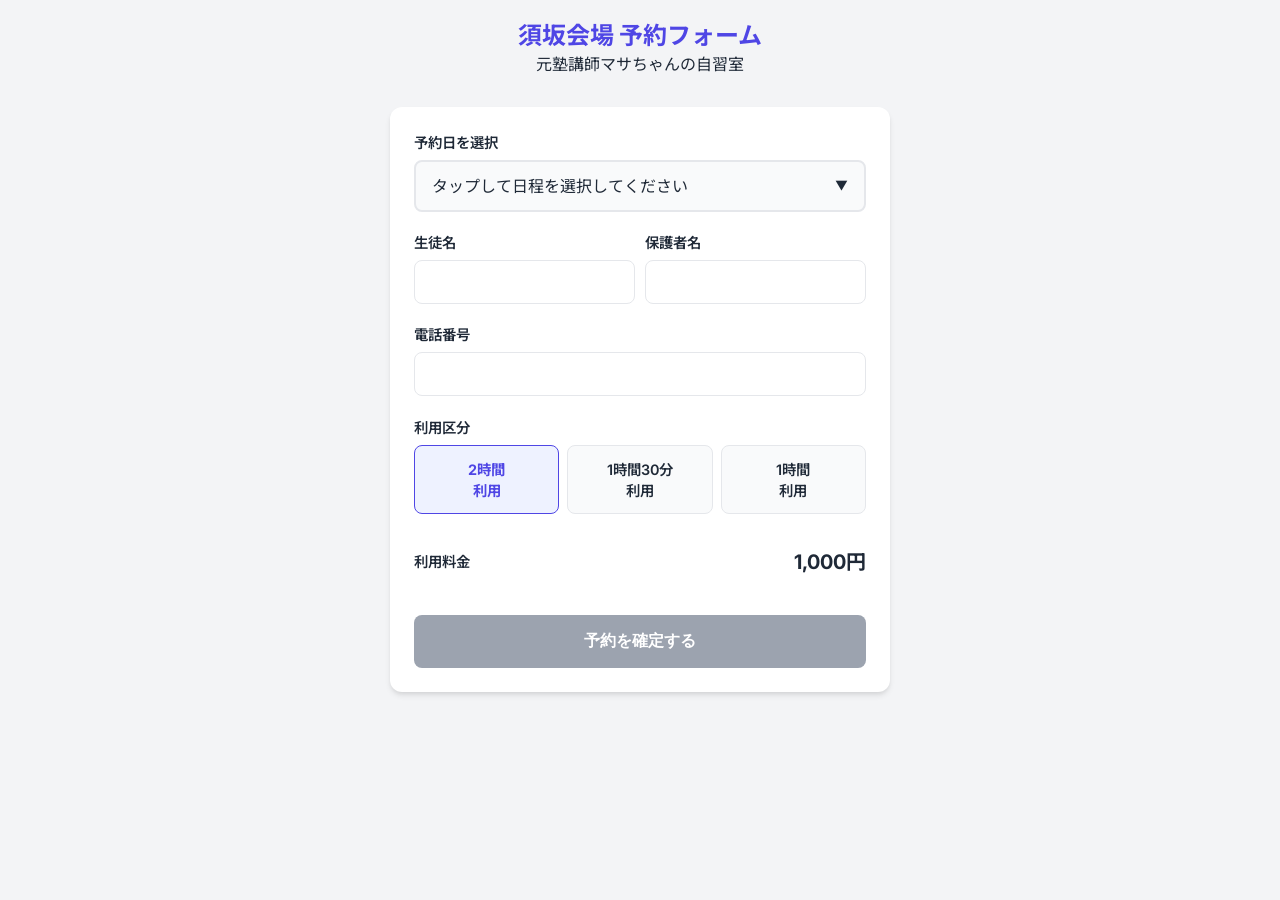
<file: suzaka.html>
<!DOCTYPE html>
<html lang="ja">
<head>
  <meta charset="UTF-8">
  <meta name="viewport" content="width=device-width, initial-scale=1.0">
  <title>須坂会場 予約フォーム</title>
  <link rel="stylesheet" href="index.css">
  <script src="https://static.line-scdn.net/liff/edge/2/sdk.js"></script>
</head>
<body>
  <div class="container">
    <header>
      <h1>須坂会場 予約フォーム</h1>
      <p>元塾講師マサちゃんの自習室</p>
    </header>
    <div class="card">
      <form id="reservationForm">
        <div class="form-group">
          <label>予約日を選択</label>
          <div id="accordionHeader" class="accordion-header">
            <div id="selectedDateText" style="line-height: 1.4; flex: 1;">タップして日程を選択してください</div>
            <span class="arrow">▼</span>
          </div>
          <div id="scheduleLoader"></div>
          <div id="scheduleList" class="schedule-list accordion-content"></div>
        </div>
        <div style="display:flex; gap:10px;">
          <div class="form-group" style="flex:1;"><label>生徒名</label><input type="text" id="studentName" required></div>
          <div class="form-group" style="flex:1;"><label>保護者名</label><input type="text" id="parentName" required></div>
        </div>
        <div class="form-group"><label>電話番号</label><input type="tel" id="phone" required></div>
        <div class="form-group hidden" id="specialClassGroup">
          <label>受講方法</label>
          <div class="radio-group">
            <div class="radio-card" id="specialTakeCard"><input type="radio" id="sp_take" name="specialClassOption" value="補講" checked><label for="sp_take">特別補講を<br>受講する</label></div>
            <div class="radio-card" id="specialSelfStudyCard"><input type="radio" id="sp_self" name="specialClassOption" value="自習室"><label for="sp_self">自習室として<br>利用する</label></div>
          </div>
        </div>
        <div class="form-group" id="usageGroup">
          <label>利用区分</label>
          <div class="radio-group">
            <div class="radio-card"><input type="radio" id="d2" name="duration" value="2時間利用" checked><label for="d2">2時間<br>利用</label></div>
            <div class="radio-card"><input type="radio" id="d1_5" name="duration" value="1時間30分利用"><label for="d1_5">1時間30分<br>利用</label></div>
            <div class="radio-card"><input type="radio" id="d1" name="duration" value="1時間利用"><label for="d1">1時間<br>利用</label></div>
          </div>
        </div>
        <div class="form-group" id="feeGroup" style="display: flex; justify-content: space-between; align-items: center; margin-top: 1.5rem; margin-bottom: 1.5rem;">
          <label style="margin-bottom: 0;">利用料金</label>
          <div id="totalPriceDisplay" style="font-weight: bold; font-size: 1.25rem;">1,000円</div>
        </div>
        <input type="hidden" id="selectedDate"><input type="hidden" id="selectedVenue"><input type="hidden" id="selectedTime">
        <button type="submit" class="btn btn-primary" id="submitBtn" disabled>予約を確定する</button>
      </form>
    </div>
  </div>
  <script src="index.js"></script>
  <script>
    const LIFF_ID = "2003593452-jy1nFj5a";
    const AREA_NAME = 'すざか';
    let lineUserId = "";
    let scheduleData = [];
    let currentClassPrice = '';

    function updateFeeDisplay() {
      const specialGroup = document.getElementById('specialClassGroup');
      const spTake = document.getElementById('sp_take');
      const feeDisplay = document.getElementById('totalPriceDisplay');
      const feeGroup = document.getElementById('feeGroup');
      
      if (specialGroup && !specialGroup.classList.contains('hidden') && spTake && spTake.checked) {
        if (currentClassPrice) {
          const formattedPrice = Number(currentClassPrice).toLocaleString();
          feeDisplay.innerText = `${formattedPrice}円`;
          feeGroup.style.display = 'flex';
        } else {
          feeGroup.style.display = 'none';
        }
      } else {
        feeGroup.style.display = 'flex';
        const duration = document.querySelector('input[name="duration"]:checked');
        if (duration) {
          if (duration.value === '2時間利用') feeDisplay.innerText = '1,000円';
          else if (duration.value === '1時間30分利用') feeDisplay.innerText = '750円';
          else if (duration.value === '1時間利用') feeDisplay.innerText = '500円';
        }
      }
    }

    const accordionHeader = document.getElementById('accordionHeader');
    const scheduleList = document.getElementById('scheduleList');
    accordionHeader.onclick = () => { scheduleList.classList.toggle('open'); accordionHeader.classList.toggle('active'); };

    document.addEventListener('DOMContentLoaded', async () => {
      loadSavedUserInfo();
      
      document.querySelectorAll('input[name="duration"]').forEach(radio => {
        radio.addEventListener('change', updateFeeDisplay);
      });

      liff.init({ liffId: LIFF_ID }).then(() => {
        if (liff.isLoggedIn()) { liff.getProfile().then(p => { lineUserId = p.userId; }); }
        else { liff.login(); }
      });
      
      const cachedSchedule = localStorage.getItem('scheduleCache');
      if (cachedSchedule) {
        try {
          scheduleData = JSON.parse(cachedSchedule);
          renderSchedule();
        } catch(e) {}
      }

      if (scheduleData.length === 0) {
        showLoader('scheduleLoader');
      }

      const res = await apiFetch('getSchedule');
      hideLoader('scheduleLoader');
      if (res.status === 'success') { 
        scheduleData = res.data; 
        localStorage.setItem('scheduleCache', JSON.stringify(scheduleData));
        renderSchedule(); 
      }
    });

    function renderSchedule() {
      scheduleList.innerHTML = '';
      const today = new Date(); today.setHours(0,0,0,0);
      const limit = new Date(); limit.setDate(today.getDate() + 14); // 14日後ルール[cite: 6]

      const filtered = scheduleData.filter(item => {
        const dateStr = String(item['日付']).split('T')[0].replace(/-/g, '/');
        const d = new Date(dateStr);
        const isSpecial = item['特別補講'] && item['特別補講'] !== '';
        // 特別補講の場合は14日後ルールを除外
        const dateCondition = isSpecial ? (d >= today) : (d >= today && d <= limit);
        return (item['エリア'] === AREA_NAME) && !isNaN(d) && dateCondition;
      });

      if (filtered.length === 0) { scheduleList.innerHTML = '<p style="text-align:center;padding:1rem;">予約可能な日程がありません。</p>'; return; }
      filtered.forEach(item => {
        const isOff = item['休み'] === '休み';
        const capRaw = item['定員数'] !== undefined && item['定員数'] !== '' ? item['定員数'] : item['定員'];
        const capacity = (capRaw !== undefined && capRaw !== '') ? Number(capRaw) : 0;
        const currentCount = Number(item['予約数'] || 0);
        const remaining = capacity - currentCount;

        const spCapRaw = item['補講定員数'] !== undefined && item['補講定員数'] !== '' ? item['補講定員数'] : item['補講定員'];
        const spCapacity = (spCapRaw !== undefined && spCapRaw !== '') ? Number(spCapRaw) : 0;
        const currentSpCount = Number(item['補講予約数'] || 0);
        const isSpFull = Boolean(item['補講満席']) || (spCapacity > 0 && currentSpCount >= spCapacity);

        const isSpecialClassItem = Boolean(item['特別補講'] && item['特別補講'] !== '');
        const isSelfStudyAllowedItem = item['自習室利用可否'] === '利用可能';

        const isFull = Boolean(item['満席']) || (capacity > 0 && remaining <= 0) || (isSpecialClassItem && !isSelfStudyAllowedItem && isSpFull);
        const dateStr = String(item['日付']).split('T')[0].replace(/-/g, '/');
        const d = new Date(dateStr);
        const day = ["日","月","火","水","木","金","土"][d.getDay()];
        const displayDate = `${d.getMonth()+1}/${d.getDate()}(${day})`;
        const submitDate = `${d.getFullYear()}/${('0'+(d.getMonth()+1)).slice(-2)}/${('0'+d.getDate()).slice(-2)}`;
        
        const isToday = d.getTime() === today.getTime();
        const isDisabled = isOff || isFull || isToday;

        const div = document.createElement('div');
        div.className = `schedule-item ${isDisabled ? 'disabled' : 'selectable'}`;
        div.style.padding = "10px"; div.style.borderBottom = "1px solid #eee";
        
        let extraText = '';
        if (isOff) extraText = '<small style="color:red;">(休み)</small>';
        else if (isFull) extraText = '<small style="color:red;">(満席)</small>';
        else if (isToday) extraText = '<br><small style="color:orange;">(当日予約不可・直接ご連絡ください)</small>';
        else if (capacity > 0 && remaining <= 5) extraText = `<small style="color:#e65100; font-weight:bold;">(残り${remaining}席)</small>`;

        let courseNameHtml = '';
        if (item['特別補講']) {
          const cName = (item['特別補講'] === true || item['特別補講'] === 'TRUE' || item['特別補講'] === '〇' || item['特別補講'] === 'TRUE') ? '特別補講' : item['特別補講'];
          courseNameHtml = `<br><span style="color: #e65100; font-weight: bold;">【${cName}】</span>`;
        }

        let descHtml = '';
        if (item['講座説明']) {
          descHtml = `<br><small style="color: #000000;">${item['講座説明']}</small>`;
        }

        div.innerHTML = `<div><b>${displayDate} ${item['時間'] || ''}</b> ${extraText}${courseNameHtml}${descHtml}<br><small>場所：${item['会場名']}</small></div>`;
        
        if (!isDisabled) {
          div.onclick = () => {
            document.getElementById('selectedDate').value = submitDate;
            document.getElementById('selectedVenue').value = item['会場名'];
            document.getElementById('selectedTime').value = item['時間'] || '';
            document.getElementById('selectedDateText').innerHTML = `<b>${displayDate} ${item['時間'] || ''}</b>${courseNameHtml}${descHtml}<br><small>場所：${item['会場名']}</small>`;
            document.getElementById('submitBtn').disabled = false;
            scheduleList.classList.remove('open'); accordionHeader.classList.remove('active');

            const isSpecialClass = item['特別補講'] && item['特別補講'] !== '';
            const isSelfStudyAllowed = item['自習室利用可否'] === '利用可能';
            const specialGroup = document.getElementById('specialClassGroup');
            const specialTakeCard = document.getElementById('specialTakeCard');
            const specialSelfStudyCard = document.getElementById('specialSelfStudyCard');
            const usageGroup = document.getElementById('usageGroup');
            const spTake = document.getElementById('sp_take');
            const spSelf = document.getElementById('sp_self');
            const spTakeLabel = document.querySelector('label[for="sp_take"]');
            currentClassPrice = item['料金'] ? String(item['料金']).replace(/,/g, '') : '';

            if (isSpecialClass) {
              specialGroup.classList.remove('hidden');
              if (isSelfStudyAllowed) {
                specialSelfStudyCard.style.display = '';
              } else {
                specialSelfStudyCard.style.display = 'none';
              }

              if (isSpFull) {
                spTake.disabled = true;
                if (spTakeLabel) spTakeLabel.innerHTML = '特別補講を<br>受講する<span style="color:red; font-weight:bold;">（満席）</span>';
                if (specialTakeCard) {
                  specialTakeCard.style.opacity = '0.5';
                  specialTakeCard.style.pointerEvents = 'none';
                }
                if (isSelfStudyAllowed) {
                  spSelf.checked = true;
                }
              } else {
                spTake.disabled = false;
                if (spTakeLabel) spTakeLabel.innerHTML = '特別補講を<br>受講する';
                if (specialTakeCard) {
                  specialTakeCard.style.opacity = '1';
                  specialTakeCard.style.pointerEvents = '';
                }
                spTake.checked = true;
              }
              const updateUsage = () => {
                if (spTake.checked) {
                  usageGroup.classList.add('hidden');
                } else {
                  usageGroup.classList.remove('hidden');
                }
                updateFeeDisplay();
              };
              updateUsage();
              spTake.onchange = updateUsage;
              spSelf.onchange = updateUsage;
            } else {
              specialGroup.classList.add('hidden');
              usageGroup.classList.remove('hidden');
              updateFeeDisplay();
            }
          };
        } else {
          div.style.opacity = "0.5"; div.style.cursor = "not-allowed";
        }
        scheduleList.appendChild(div);
      });
    }

    document.getElementById('reservationForm').onsubmit = async (e) => {
      e.preventDefault();
      saveUserInfo();
      const btn = document.getElementById('submitBtn');
      btn.disabled = true; btn.innerText = "送信中...";
      let durationVal = document.querySelector('input[name="duration"]:checked').value;
      const specialGroup = document.getElementById('specialClassGroup');
      const spTake = document.getElementById('sp_take');
      if (specialGroup && !specialGroup.classList.contains('hidden') && spTake && spTake.checked) {
        durationVal = '補講';
      }

      const res = await apiFetch('reserve', {
        area: AREA_NAME,
        venue: document.getElementById('selectedVenue').value,
        studentName: document.getElementById('studentName').value,
        parentName: document.getElementById('parentName').value,
        phone: document.getElementById('phone').value,
        duration: durationVal,
        date: document.getElementById('selectedDate').value,
        time: document.getElementById('selectedTime').value,
        lineUserId: lineUserId
      });
      if (res.status === 'success') {
        if (liff.isInClient()) {
          liff.sendMessages([{ type: "text", text: "📅 予約登録" }])
            .then(() => liff.closeWindow())
            .catch((err) => {
              console.error("sendMessages failed", err);
              document.body.innerHTML = '<div class="container" style="text-align:center;padding-top:100px;"><h2>予約が完了しました</h2><p>右上の×ボタンで画面を閉じてください。</p></div>';
            });
        } else {
          document.body.innerHTML = '<div class="container" style="text-align:center;padding-top:100px;"><h2>予約が完了しました</h2><p>LINE通知をご確認ください。</p></div>';
        }
      } else { alert(res.message || "予約に失敗しました。"); btn.disabled = false; btn.innerText = "予約を確定する"; }
    };
    function saveUserInfo() {
      localStorage.setItem('studentName', document.getElementById('studentName').value);
      localStorage.setItem('parentName', document.getElementById('parentName').value);
      localStorage.setItem('phone', document.getElementById('phone').value);
    }
    function loadSavedUserInfo() {
      if(localStorage.getItem('studentName')) document.getElementById('studentName').value = localStorage.getItem('studentName');
      if(localStorage.getItem('parentName')) document.getElementById('parentName').value = localStorage.getItem('parentName');
      if(localStorage.getItem('phone')) document.getElementById('phone').value = localStorage.getItem('phone');
    }
  </script>
</body>
</html>
</file>
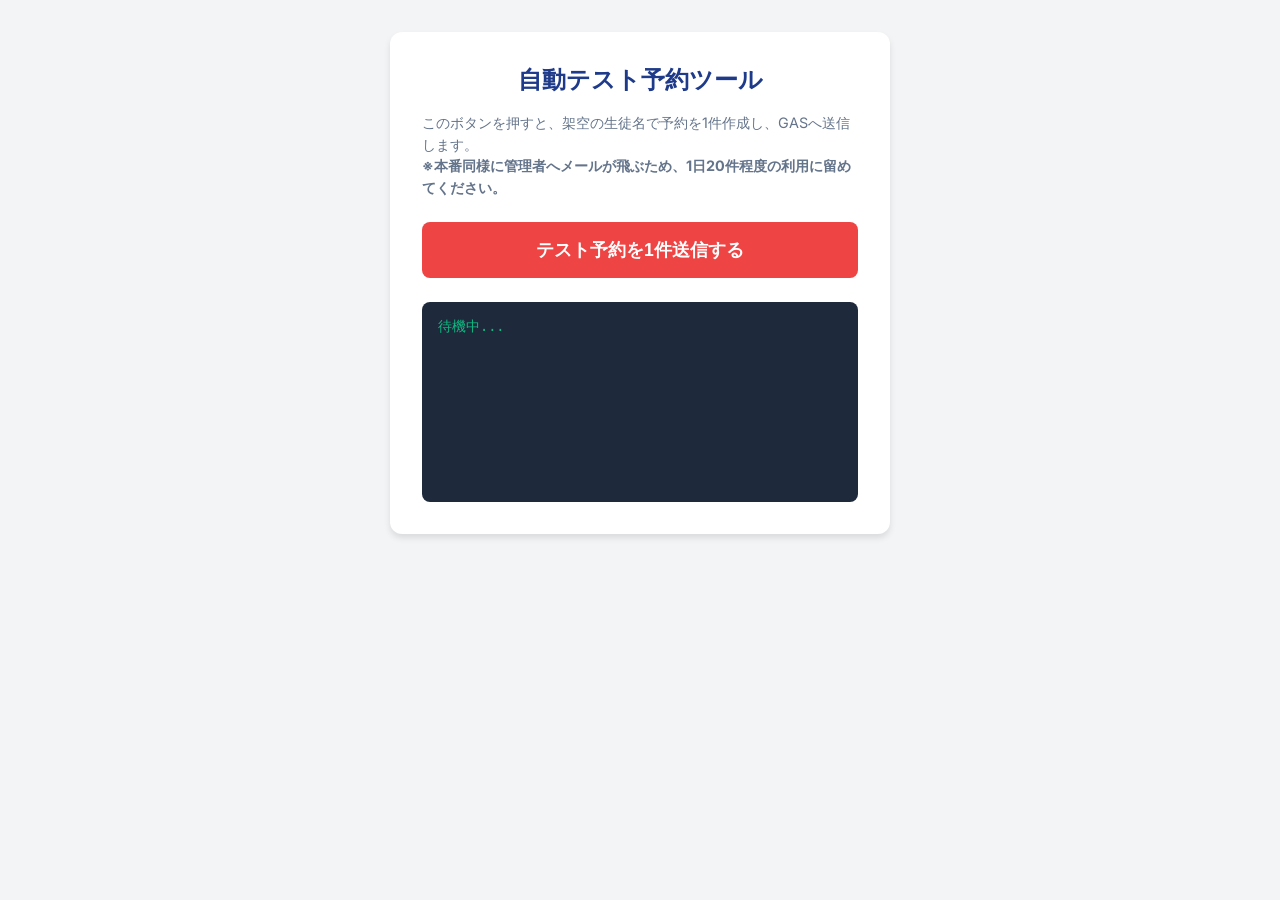
<file: test_tool.html>
<!DOCTYPE html>
<html lang="ja">
<head>
  <meta charset="UTF-8">
  <meta name="viewport" content="width=device-width, initial-scale=1.0">
  <title>ワンクリックテストツール</title>
  <link rel="stylesheet" href="index.css">
  <style>
    body { font-family: 'Inter', sans-serif; background-color: #f3f4f6; padding: 2rem; }
    .card { background: white; max-width: 500px; margin: 0 auto; border-radius: 12px; box-shadow: 0 4px 6px rgba(0,0,0,0.1); padding: 2rem; }
    h2 { text-align: center; color: #1e3a8a; margin-bottom: 1rem; }
    p { color: #64748b; font-size: 0.9rem; margin-bottom: 1.5rem; line-height: 1.5; }
    .btn { background-color: #ef4444; color: white; border: none; padding: 1rem; width: 100%; border-radius: 8px; font-weight: bold; font-size: 1.1rem; cursor: pointer; transition: background 0.2s; }
    .btn:hover { background-color: #dc2626; }
    .btn:disabled { background-color: #94a3b8; cursor: not-allowed; }
    #logBox { margin-top: 1.5rem; background: #1e293b; color: #10b981; padding: 1rem; border-radius: 8px; height: 200px; overflow-y: auto; font-family: monospace; white-space: pre-wrap; font-size: 0.85rem; }
  </style>
</head>
<body>
  <div class="card">
    <h2>自動テスト予約ツール</h2>
    <p>
      このボタンを押すと、架空の生徒名で予約を1件作成し、GASへ送信します。<br>
      <b>※本番同様に管理者へメールが飛ぶため、1日20件程度の利用に留めてください。</b>
    </p>
    <button class="btn" id="testBtn">テスト予約を1件送信する</button>
    
    <div id="logBox">待機中...</div>
  </div>

  <script src="index.js"></script>
  <script>
    const btn = document.getElementById('testBtn');
    const logBox = document.getElementById('logBox');

    function log(message) {
      const time = new Date().toLocaleTimeString();
      logBox.textContent = `[${time}] ${message}\n` + logBox.textContent;
    }

    btn.addEventListener('click', async () => {
      btn.disabled = true;
      btn.textContent = "送信中...";

      // ランダムなテストデータを作成
      const randomNum = Math.floor(Math.random() * 10000);
      const studentName = "自動テスト生徒_" + randomNum;
      
      const payload = {
        area: "おぶせ",
        venue: "おぶせテスト会場",
        studentName: studentName,
        parentName: "自動テスト保護者_" + randomNum,
        phone: "0900000" + String(randomNum).padStart(4, '0'),
        email: `test${randomNum}@example.com`,
        duration: "2時間",
        date: "2026/07/01", // 適当な未来の日付
        time: "17:00",
        applicationType: "デバッグ"
      };

      log(`▶ 送信開始: ${studentName}`);

      try {
        const res = await apiFetch('reserve', payload);
        if (res.status === 'success') {
          log(`✅ 成功: 予約とメール連携が完了しました！`);
        } else {
          log(`❌ 失敗: ${res.message}`);
        }
      } catch(e) {
        log(`🚨 エラー: ${e.toString()}`);
      }

      btn.disabled = false;
      btn.textContent = "テスト予約を1件送信する";
    });
  </script>
</body>
</html>
</file>
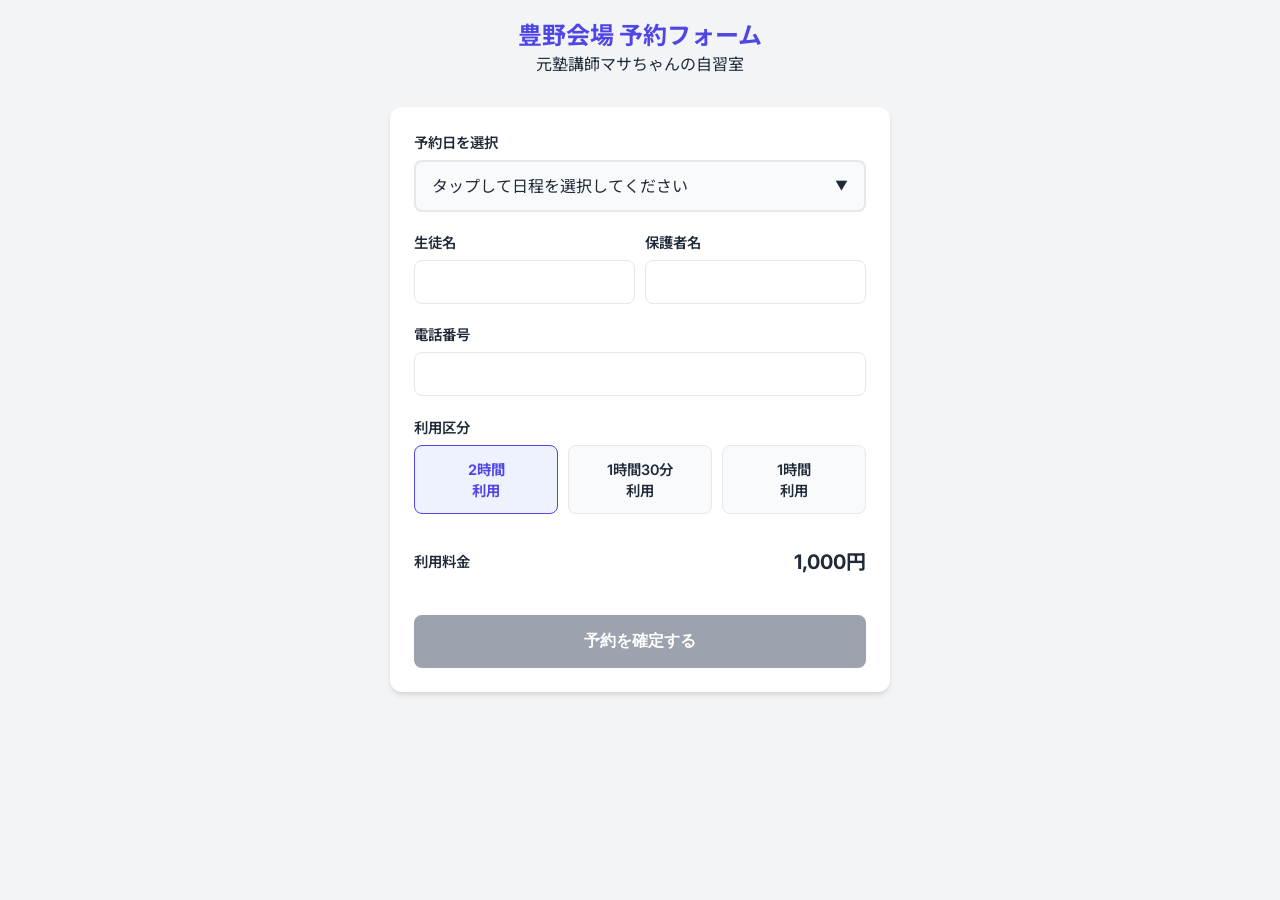
<file: toyono.html>
<!DOCTYPE html>
<html lang="ja">
<head>
  <meta charset="UTF-8">
  <meta name="viewport" content="width=device-width, initial-scale=1.0">
  <title>豊野会場 予約フォーム</title>
  <link rel="stylesheet" href="index.css">
  <script src="https://static.line-scdn.net/liff/edge/2/sdk.js"></script>
</head>
<body>
  <div class="container">
    <header>
      <h1>豊野会場 予約フォーム</h1>
      <p>元塾講師マサちゃんの自習室</p>
    </header>
    <div class="card">
      <form id="reservationForm">
        <div class="form-group">
          <label>予約日を選択</label>
          <div id="accordionHeader" class="accordion-header">
            <div id="selectedDateText" style="line-height: 1.4; flex: 1;">タップして日程を選択してください</div>
            <span class="arrow">▼</span>
          </div>
          <div id="scheduleLoader"></div>
          <div id="scheduleList" class="schedule-list accordion-content"></div>
        </div>
        
        <div style="display:flex; gap:10px;">
          <div class="form-group" style="flex:1;"><label>生徒名</label><input type="text" id="studentName" required></div>
          <div class="form-group" style="flex:1;"><label>保護者名</label><input type="text" id="parentName" required></div>
        </div>
        <div class="form-group"><label>電話番号</label><input type="tel" id="phone" required></div>
        
        <div class="form-group hidden" id="specialClassGroup">
          <label>受講方法</label>
          <div class="radio-group" style="display:flex; gap:10px;">
            <div class="radio-card" id="specialTakeCard"><input type="radio" id="sp_take" name="specialClassOption" value="補講" checked><label for="sp_take">特別補講を<br>受講する</label></div>
            <div class="radio-card" id="specialSelfStudyCard"><input type="radio" id="sp_self" name="specialClassOption" value="自習室"><label for="sp_self">自習室として<br>利用する</label></div>
          </div>
        </div>

        <div class="form-group" id="usageGroup">
          <label>利用区分</label>
          <div class="radio-group" style="display:flex; gap:10px;">
            <div class="radio-card"><input type="radio" id="d2" name="duration" value="2時間利用" checked><label for="d2">2時間<br>利用</label></div>
            <div class="radio-card"><input type="radio" id="d1_5" name="duration" value="1時間30分利用"><label for="d1_5">1時間30分<br>利用</label></div>
            <div class="radio-card"><input type="radio" id="d1" name="duration" value="1時間利用"><label for="d1">1時間<br>利用</label></div>
          </div>
        </div>

        <div class="form-group" id="feeGroup" style="display: flex; justify-content: space-between; align-items: center; margin-top: 1.5rem; margin-bottom: 1.5rem;">
          <label style="margin-bottom: 0;">利用料金</label>
          <div id="totalPriceDisplay" style="font-weight: bold; font-size: 1.25rem;">1,000円</div>
        </div>

        <input type="hidden" id="selectedDate">
        <input type="hidden" id="selectedVenue">
        <input type="hidden" id="selectedTime">
        
        <button type="submit" class="btn btn-primary" id="submitBtn" disabled>予約を確定する</button>
      </form>
    </div>
  </div>
  <script src="index.js"></script>
  <script>
    const LIFF_ID = "2003593452-d4wAz3bf";
    const AREA_NAME = 'とよの';
    let lineUserId = "";
    let scheduleData = [];
    let currentClassPrice = '';

    function updateFeeDisplay() {
      const specialGroup = document.getElementById('specialClassGroup');
      const spTake = document.getElementById('sp_take');
      const feeDisplay = document.getElementById('totalPriceDisplay');
      const feeGroup = document.getElementById('feeGroup');
      
      if (specialGroup && !specialGroup.classList.contains('hidden') && spTake && spTake.checked) {
        if (currentClassPrice) {
          const formattedPrice = Number(currentClassPrice).toLocaleString();
          feeDisplay.innerText = `${formattedPrice}円`;
          feeGroup.style.display = 'flex';
        } else {
          feeGroup.style.display = 'none';
        }
      } else {
        feeGroup.style.display = 'flex';
        const duration = document.querySelector('input[name="duration"]:checked');
        if (duration) {
          if (duration.value === '2時間利用') feeDisplay.innerText = '1,000円';
          else if (duration.value === '1時間30分利用') feeDisplay.innerText = '750円';
          else if (duration.value === '1時間利用') feeDisplay.innerText = '500円';
        }
      }
    }

    const accordionHeader = document.getElementById('accordionHeader');
    const scheduleList = document.getElementById('scheduleList');
    accordionHeader.onclick = () => { scheduleList.classList.toggle('open'); accordionHeader.classList.toggle('active'); };

    document.addEventListener('DOMContentLoaded', async () => {
      loadSavedUserInfo();
      
      document.querySelectorAll('input[name="duration"]').forEach(radio => {
        radio.addEventListener('change', updateFeeDisplay);
      });

      liff.init({ liffId: LIFF_ID }).then(() => {
        if (liff.isLoggedIn()) { liff.getProfile().then(p => { lineUserId = p.userId; }); }
        else { liff.login(); }
      });
      // ローカルキャッシュからスケジュールを読み込む
      const cachedSchedule = localStorage.getItem('scheduleCache');
      if (cachedSchedule) {
        try {
          scheduleData = JSON.parse(cachedSchedule);
          renderSchedule();
        } catch(e) {}
      }

      if (scheduleData.length === 0) {
        showLoader('scheduleLoader');
      }

      const res = await apiFetch('getSchedule');
      hideLoader('scheduleLoader');
      if (res.status === 'success') { 
        scheduleData = res.data; 
        localStorage.setItem('scheduleCache', JSON.stringify(scheduleData));
        renderSchedule(); 
      }
    });

    function renderSchedule() {
      scheduleList.innerHTML = '';
      const today = new Date(); today.setHours(0,0,0,0);

      const filtered = scheduleData.filter(item => {
        const dateStr = String(item['日付']).split('T')[0].replace(/-/g, '/');
        const d = new Date(dateStr);
        // 過去の日程は表示しない
        const dateCondition = (d >= today);
        return (item['エリア'] === AREA_NAME) && !isNaN(d) && dateCondition;
      });

      if (filtered.length === 0) { scheduleList.innerHTML = '<p style="text-align:center;padding:1rem;">予約可能な日程がありません。</p>'; return; }
      
      filtered.forEach(item => {
        const isOff = item['休み'] === '休み';
        const capRaw = item['定員数'] !== undefined && item['定員数'] !== '' ? item['定員数'] : item['定員'];
        const capacity = (capRaw !== undefined && capRaw !== '') ? Number(capRaw) : 0;
        const currentCount = Number(item['予約数'] || 0);
        const remaining = capacity - currentCount;

        const spCapRaw = item['補講定員数'] !== undefined && item['補講定員数'] !== '' ? item['補講定員数'] : item['補講定員'];
        const spCapacity = (spCapRaw !== undefined && spCapRaw !== '') ? Number(spCapRaw) : 0;
        const currentSpCount = Number(item['補講予約数'] || 0);
        const isSpFull = Boolean(item['補講満席']) || (spCapacity > 0 && currentSpCount >= spCapacity);

        const isSpecialClassItem = Boolean(item['特別補講'] && item['特別補講'] !== '');
        const isSelfStudyAllowedItem = item['自習室利用可否'] === '利用可能';

        const isFull = Boolean(item['満席']) || (capacity > 0 && remaining <= 0) || (isSpecialClassItem && !isSelfStudyAllowedItem && isSpFull);
        const dateStr = String(item['日付']).split('T')[0].replace(/-/g, '/');
        const d = new Date(dateStr);
        const day = ["日","月","火","水","木","金","土"][d.getDay()];
        const displayDate = `${d.getMonth()+1}/${d.getDate()}(${day})`;
        const submitDate = `${d.getFullYear()}/${('0'+(d.getMonth()+1)).slice(-2)}/${('0'+d.getDate()).slice(-2)}`;
        
        const isToday = d.getTime() === today.getTime();
        const isDisabled = isOff || isFull || isToday;

        const div = document.createElement('div');
        div.className = `schedule-item ${isDisabled ? 'disabled' : 'selectable'}`;
        div.style.padding = "10px"; div.style.borderBottom = "1px solid #eee";
        
        let extraText = '';
        if (isOff) extraText = '<small style="color:red;">(休み)</small>';
        else if (isFull) extraText = '<small style="color:red;">(満席)</small>';
        else if (isToday) extraText = '<br><small style="color:orange;">(当日予約不可・直接ご連絡ください)</small>';
        else if (capacity > 0 && remaining <= 5) extraText = `<small style="color:#e65100; font-weight:bold;">(残り${remaining}席)</small>`;

        let courseNameHtml = '';
        if (item['特別補講']) {
          const cName = (item['特別補講'] === true || item['特別補講'] === 'TRUE' || item['特別補講'] === '〇' || item['特別補講'] === 'TRUE') ? '特別補講' : item['特別補講'];
          courseNameHtml = `<br><span style="color: #e65100; font-weight: bold;">【${cName}】</span>`;
        }

        let descHtml = '';
        if (item['講座説明']) {
          descHtml = `<br><small style="color: #000000;">${item['講座説明']}</small>`;
        }

        div.innerHTML = `<div><b>${displayDate} ${item['時間'] || ''}</b> ${extraText}${courseNameHtml}${descHtml}<br><small>場所：${item['会場名']}</small></div>`;
        
        if (!isDisabled) {
          div.onclick = () => {
            document.getElementById('selectedDate').value = submitDate;
            document.getElementById('selectedVenue').value = item['会場名'];
            document.getElementById('selectedTime').value = item['時間'] || '';
            document.getElementById('selectedDateText').innerHTML = `<b>${displayDate} ${item['時間'] || ''}</b>${courseNameHtml}${descHtml}<br><small>場所：${item['会場名']}</small>`;
            document.getElementById('submitBtn').disabled = false;
            scheduleList.classList.remove('open'); accordionHeader.classList.remove('active');

            const isSpecialClass = item['特別補講'] && item['特別補講'] !== '';
            const isSelfStudyAllowed = item['自習室利用可否'] === '利用可能';
            const specialGroup = document.getElementById('specialClassGroup');
            const specialTakeCard = document.getElementById('specialTakeCard');
            const specialSelfStudyCard = document.getElementById('specialSelfStudyCard');
            const usageGroup = document.getElementById('usageGroup');
            const spTake = document.getElementById('sp_take');
            const spSelf = document.getElementById('sp_self');
            const spTakeLabel = document.querySelector('label[for="sp_take"]');
            currentClassPrice = item['料金'] ? String(item['料金']).replace(/,/g, '') : '';

            if (isSpecialClass) {
              specialGroup.classList.remove('hidden');
              if (isSelfStudyAllowed) {
                specialSelfStudyCard.style.display = '';
              } else {
                specialSelfStudyCard.style.display = 'none';
              }

              if (isSpFull) {
                spTake.disabled = true;
                if (spTakeLabel) spTakeLabel.innerHTML = '特別補講を<br>受講する<span style="color:red; font-weight:bold;">（満席）</span>';
                if (specialTakeCard) {
                  specialTakeCard.style.opacity = '0.5';
                  specialTakeCard.style.pointerEvents = 'none';
                }
                if (isSelfStudyAllowed) {
                  spSelf.checked = true;
                }
              } else {
                spTake.disabled = false;
                if (spTakeLabel) spTakeLabel.innerHTML = '特別補講を<br>受講する';
                if (specialTakeCard) {
                  specialTakeCard.style.opacity = '1';
                  specialTakeCard.style.pointerEvents = '';
                }
                spTake.checked = true;
              }
              const updateUsage = () => {
                if (spTake.checked) {
                  usageGroup.classList.add('hidden');
                } else {
                  usageGroup.classList.remove('hidden');
                }
                updateFeeDisplay();
              };
              updateUsage();
              spTake.onchange = updateUsage;
              spSelf.onchange = updateUsage;
            } else {
              specialGroup.classList.add('hidden');
              usageGroup.classList.remove('hidden');
              updateFeeDisplay();
            }
          };
        } else {
          div.style.opacity = "0.5"; div.style.cursor = "not-allowed";
        }
        scheduleList.appendChild(div);
      });
    }

    document.getElementById('reservationForm').onsubmit = async (e) => {
      e.preventDefault();
      saveUserInfo();
      const btn = document.getElementById('submitBtn');
      btn.disabled = true; btn.innerText = "送信中...";
      let durationVal = document.querySelector('input[name="duration"]:checked').value;
      const specialGroup = document.getElementById('specialClassGroup');
      const spTake = document.getElementById('sp_take');
      if (specialGroup && !specialGroup.classList.contains('hidden') && spTake && spTake.checked) {
        durationVal = '補講';
      }

      const res = await apiFetch('reserve', {
        area: AREA_NAME,
        venue: document.getElementById('selectedVenue').value,
        studentName: document.getElementById('studentName').value,
        parentName: document.getElementById('parentName').value,
        phone: document.getElementById('phone').value,
        duration: durationVal,
        date: document.getElementById('selectedDate').value,
        time: document.getElementById('selectedTime').value,
        lineUserId: lineUserId
      });
      if (res.status === 'success') {
        if (liff.isInClient()) {
          liff.sendMessages([{ type: "text", text: "📅 予約登録" }])
            .then(() => liff.closeWindow())
            .catch((err) => {
              console.error("sendMessages failed", err);
              document.body.innerHTML = '<div class="container" style="text-align:center;padding-top:100px;"><h2>予約が完了しました</h2><p>右上の×ボタンで画面を閉じてください。</p></div>';
            });
        } else {
          document.body.innerHTML = '<div class="container" style="text-align:center;padding-top:100px;"><h2>予約が完了しました</h2><p>LINE通知をご確認ください。</p></div>';
        }
      } else { alert(res.message || "予約に失敗しました。"); btn.disabled = false; btn.innerText = "予約を確定する"; }
    };
    function saveUserInfo() {
      localStorage.setItem('studentName', document.getElementById('studentName').value);
      localStorage.setItem('parentName', document.getElementById('parentName').value);
      localStorage.setItem('phone', document.getElementById('phone').value);
    }
    function loadSavedUserInfo() {
      if(localStorage.getItem('studentName')) document.getElementById('studentName').value = localStorage.getItem('studentName');
      if(localStorage.getItem('parentName')) document.getElementById('parentName').value = localStorage.getItem('parentName');
      if(localStorage.getItem('phone')) document.getElementById('phone').value = localStorage.getItem('phone');
    }
  </script>
</body>
</html>
</file>
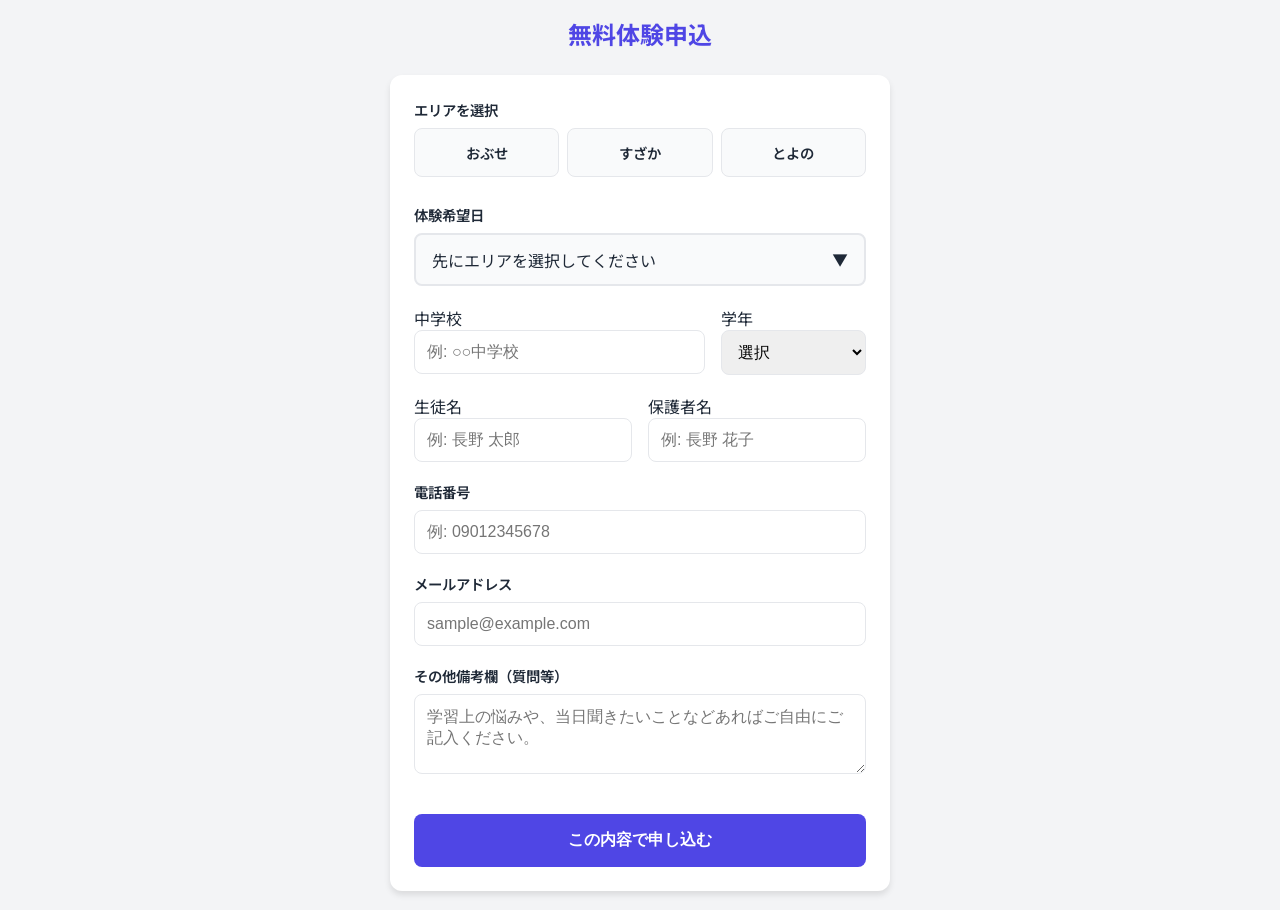
<file: trial.html>
<!DOCTYPE html>
<html lang="ja">
<head>
  <meta charset="UTF-8">
  <meta name="viewport" content="width=device-width, initial-scale=1.0">
  <title>無料体験申込 | まさちゃんの自習室</title>
  <script src="https://static.line-scdn.net/liff/edge/2/sdk.js"></script>
  <style>
    @import url('https://fonts.googleapis.com/css2?family=Inter:wght@400;600;700&family=Noto+Sans+JP:wght@400;600;700&display=swap');
    :root {
      --primary: #4F46E5;
      --secondary: #10B981;
      --background: #F3F4F6;
      --surface: #FFFFFF;
      --text-main: #1F2937;
      --text-muted: #6B7280;
      --border: #E5E7EB;
      --radius: 12px;
    }
    * { box-sizing: border-box; margin: 0; padding: 0; }
    body { font-family: 'Inter', 'Noto Sans JP', sans-serif; background-color: var(--background); color: var(--text-main); padding: 1rem; }
    .container { max-width: 500px; margin: 0 auto; }
    header { text-align: center; margin-bottom: 1.5rem; }
    header h1 { font-size: 1.5rem; color: var(--primary); }
    .card { background: var(--surface); border-radius: var(--radius); box-shadow: 0 4px 6px rgba(0,0,0,0.1); padding: 1.5rem; }
    .form-group { margin-bottom: 1.2rem; }
    .form-group label { display: block; font-weight: 600; margin-bottom: 0.5rem; font-size: 0.9rem; }
    input, select, textarea { width: 100%; padding: 0.75rem; border: 1px solid var(--border); border-radius: 8px; font-size: 1rem; outline: none; }
    input:focus { border-color: var(--primary); }
    
    /* エリア選択ボタン */
    .radio-group { display: flex; gap: 0.5rem; }
    .radio-card { flex: 1; position: relative; }
    .radio-card input { position: absolute; opacity: 0; }
    .radio-card label { display: block; text-align: center; padding: 0.8rem; border: 1px solid var(--border); border-radius: 8px; cursor: pointer; background: #F9FAFB; transition: all 0.2s; }
    .radio-card input:checked + label { border-color: var(--primary); background: #EEF2FF; color: var(--primary); font-weight: bold; }

    /* アコーディオン */
    .accordion-header { display: flex; justify-content: space-between; align-items: center; padding: 0.8rem 1rem; background: #F9FAFB; border: 2px solid var(--border); border-radius: 8px; cursor: pointer; }
    .accordion-header.active { border-color: var(--primary); border-radius: 8px 8px 0 0; }
    .accordion-content { display: none; max-height: 250px; overflow-y: auto; border: 2px solid var(--primary); border-top: none; border-radius: 0 0 8px 8px; background: #fff; }
    .accordion-content.open { display: block; }
    .schedule-item { display: flex; justify-content: space-between; align-items: center; padding: 0.8rem 1rem; border-bottom: 1px solid var(--border); cursor: pointer; }
    .schedule-item:hover { background: #F3F4F6; }
    .status-badge { font-size: 0.75rem; background: #EEF2FF; color: var(--primary); padding: 2px 8px; border-radius: 99px; font-weight: bold; }

    .btn-primary { width: 100%; padding: 1rem; border: none; border-radius: 8px; font-size: 1rem; font-weight: bold; cursor: pointer; background: var(--primary); color: white; margin-top: 1rem; transition: opacity 0.2s; }
    .btn-primary:disabled { background: #9CA3AF; cursor: not-allowed; }
    .hidden { display: none; }
  </style>
</head>
<body>
  <div class="container">
    <header><h1>無料体験申込</h1></header>
    <div class="card" id="form-card">
      <form id="trial-form">
        <div class="form-group">
          <label>エリアを選択</label>
          <div class="radio-group">
            <div class="radio-card">
              <input type="radio" name="area_select" value="おぶせ" id="area-obuse" required>
              <label for="area-obuse">おぶせ</label>
            </div>
            <div class="radio-card">
              <input type="radio" name="area_select" value="すざか" id="area-suzaka">
              <label for="area-suzaka">すざか</label>
            </div>
            <div class="radio-card">
              <input type="radio" name="area_select" value="とよの" id="area-toyono">
              <label for="area-toyono">とよの</label>
            </div>
          </div>
        </div>

        <div class="form-group">
          <label>体験希望日</label>
          <div class="accordion-header" id="accordion-header">
            <span id="selected-date-text">先にエリアを選択してください</span>
            <span>▼</span>
          </div>
          <div id="scheduleLoader"></div>
          <div class="accordion-content" id="accordion-content">
            <div id="schedule-list"></div>
          </div>
          <!-- GAS送信用隠しフィールド -->
          <input type="hidden" name="area" id="input-area">
          <input type="hidden" name="venueDetail" id="input-venueDetail">
          <input type="hidden" name="date" id="input-date" required>
          <input type="hidden" name="time" id="input-time">
        </div>

        <div style="display:flex; gap:1rem; margin-bottom:1.2rem;">
          <div style="flex:2;">
            <label>中学校</label>
            <input type="text" name="school" required placeholder="例: ○○中学校">
          </div>
          <div style="flex:1;">
            <label>学年</label>
            <select name="grade" required>
              <option value="">選択</option>
              <option value="中1">中1</option>
              <option value="中2">中2</option>
              <option value="中3">中3</option>
            </select>
          </div>
        </div>

        <div style="display:flex; gap:1rem; margin-bottom:1.2rem;">
          <div style="flex:1;">
            <label>生徒名</label>
            <input type="text" name="studentName" required placeholder="例: 長野 太郎">
          </div>
          <div style="flex:1;">
            <label>保護者名</label>
            <input type="text" name="parentName" required placeholder="例: 長野 花子">
          </div>
        </div>
        <div class="form-group"><label>電話番号</label><input type="tel" name="phone" required placeholder="例: 09012345678"></div>
        <div class="form-group"><label>メールアドレス</label><input type="email" name="email" required placeholder="sample@example.com"></div>
        <div class="form-group"><label>その他備考欄（質問等）</label><textarea name="message" rows="3" placeholder="学習上の悩みや、当日聞きたいことなどあればご自由にご記入ください。"></textarea></div>

        <button type="submit" class="btn btn-primary" id="submit-btn">この内容で申し込む</button>
      </form>
    </div>
    
    <div class="card hidden" id="success-card" style="text-align:center; padding:3rem 1.5rem;">
      <h2 style="color:var(--secondary);">申込完了</h2>
      <p style="margin-top:1rem;">無料体験のお申込みありがとうございます。<br><br>ご登録のメールアドレスへ予約内容をお送りいたしました。<br>当日はどうぞよろしくお願いいたします。</p>
    </div>
  </div>

  <script src="index.js"></script>
  <script>
    let scheduleData = [];
    let lineUserId = "";
    const accordionHeader = document.getElementById('accordion-header');
    const scheduleList = document.getElementById('schedule-list');
    const content = document.getElementById('accordion-content');

    // LIFF init (if available)
    document.addEventListener('DOMContentLoaded', async () => {
      try {
        await liff.init({ liffId: "2003593452-mfa9wPEC" }); // 体験申込フォーム用のLIFF IDに変更
        if (liff.isLoggedIn()) {
          const p = await liff.getProfile();
          lineUserId = p.userId;
        }
      } catch (e) { console.log('LIFF init failed', e); }

      // 最初にローカルキャッシュからスケジュールを読み込む（即時表示用）
      const cachedSchedule = localStorage.getItem('trialScheduleCache');
      if (cachedSchedule) {
        try {
          scheduleData = JSON.parse(cachedSchedule);
          const selectedArea = document.querySelector('input[name="area_select"]:checked');
          if (selectedArea) updateScheduleList(selectedArea.value);
        } catch (e) {
          console.error("Cache parse error", e);
        }
      }

      // キャッシュがない場合のみローダーを表示
      if (scheduleData.length === 0) {
        showLoader('scheduleLoader');
      }
      
      // 最新のスケジュールを裏で読み込んで更新
      const res = await apiFetch('getSchedule');
      hideLoader('scheduleLoader');
      if (res.status === 'success') {
        scheduleData = res.data;
        localStorage.setItem('trialScheduleCache', JSON.stringify(scheduleData));
        const selectedArea = document.querySelector('input[name="area_select"]:checked');
        if (selectedArea) updateScheduleList(selectedArea.value);
      }
    });

    document.getElementsByName('area_select').forEach(el => {
      el.onchange = () => {
        document.getElementById('selected-date-text').textContent = "タップして日程を選択してください";
        document.getElementById('input-date').value = "";
        document.getElementById('input-time').value = "";
        document.getElementById('input-venueDetail').value = "";
        document.getElementById('input-area').value = el.value;
        updateScheduleList(el.value);
        
        // エリア選択時にアコーディオンを自動で開く
        accordionHeader.classList.add('active');
        content.classList.add('open');
      };
    });

    accordionHeader.onclick = () => {
      const selectedArea = document.querySelector('input[name="area_select"]:checked');
      if (selectedArea) {
        accordionHeader.classList.toggle('active');
        content.classList.toggle('open');
      } else {
        alert('先にエリアを選択してください');
      }
    };

    function updateScheduleList(selectedArea) {
      scheduleList.innerHTML = '';
      const today = new Date(); today.setHours(0,0,0,0);
      const limit = new Date(); limit.setDate(today.getDate() + 14);

      const filtered = scheduleData.filter(item => {
        const dateStr = String(item['日付']).split('T')[0].replace(/-/g, '/');
        const d = new Date(dateStr);
        const isSpecial = item['特別補講'] && item['特別補講'] !== '';
        
        // 特別補講は無料体験では選択不可にするためリストから除外
        if (isSpecial) return false;
        
        const dateCondition = (d >= today && d <= limit);
        return (item['エリア'] === selectedArea) && !isNaN(d) && dateCondition;
      });

      if (filtered.length === 0) { 
        scheduleList.innerHTML = '<p style="text-align:center;padding:1rem;">予約可能な日程がありません。</p>'; 
        return; 
      }
      
      const fragment = document.createDocumentFragment();
      filtered.forEach(item => {
        const isOff = item['休み'] === '休み';
        const capRaw = item['定員数'] !== undefined && item['定員数'] !== '' ? item['定員数'] : item['定員'];
        const capacity = (capRaw !== undefined && capRaw !== '') ? Number(capRaw) : 0;
        const isFull = Boolean(item['満席']) || (capacity > 0 && Number(item['予約数'] || 0) >= capacity);
        const isDisabled = isOff || isFull;
        const dateStr = String(item['日付']).split('T')[0].replace(/-/g, '/');
        const d = new Date(dateStr);
        const day = ["日","月","火","水","木","金","土"][d.getDay()];
        const displayDate = `${d.getMonth()+1}/${d.getDate()}(${day})`;
        const submitDate = `${d.getFullYear()}/${('0'+(d.getMonth()+1)).slice(-2)}/${('0'+d.getDate()).slice(-2)}`;
        
        const div = document.createElement('div');
        div.className = `schedule-item ${isDisabled ? 'disabled' : 'selectable'}`;
        // obuse.html/suzaka.htmlと同じスタイル適用
        div.style.padding = "10px"; div.style.borderBottom = "1px solid #eee";
        let courseNameHtml = '';
        if (item['特別補講']) {
          const cName = (item['特別補講'] === true || item['特別補講'] === 'TRUE' || item['特別補講'] === '〇' || item['特別補講'] === 'TRUE') ? '特別補講' : item['特別補講'];
          courseNameHtml = `<br><span style="color: #e65100; font-weight: bold;">【${cName}】</span>`;
        }

        let descHtml = '';
        if (item['講座説明']) {
          descHtml = `<br><small style="color: #000000;">${item['講座説明']}</small>`;
        }

        let extraText = '';
        if (isOff) extraText = '<small style="color:red;">(休み)</small>';
        else if (isFull) extraText = '<small style="color:red;">(満席)</small>';

        div.innerHTML = `<div><b>${displayDate} ${item['時間'] || ''}</b> ${extraText}${courseNameHtml}${descHtml}<br><small>場所：${item['会場名']}</small></div>`;
        
        if (!isDisabled) {
          div.onclick = () => {
            document.getElementById('input-date').value = submitDate;
            document.getElementById('input-venueDetail').value = item['会場名'];
            document.getElementById('input-time').value = item['時間'] || '';
            document.getElementById('selected-date-text').innerHTML = `<b>${displayDate} ${item['時間'] || ''}</b>${courseNameHtml}${descHtml}<br><small>場所：${item['会場名']}</small>`;
            content.classList.remove('open'); accordionHeader.classList.remove('active');
          };
        } else {
          div.style.opacity = "0.5"; div.style.cursor = "not-allowed";
        }
        fragment.appendChild(div);
      });
      scheduleList.appendChild(fragment);
    }

    document.getElementById('trial-form').onsubmit = async (e) => {
      e.preventDefault();
      
      if (!document.getElementById('input-date').value) {
        alert("日程を選択してください");
        return;
      }
      
      const btn = document.getElementById('submit-btn');
      btn.disabled = true;
      btn.innerText = "送信中...";
      
      const res = await apiFetch('reserve', {
        area: document.getElementById('input-area').value,
        venue: document.getElementById('input-venueDetail').value,
        studentName: document.querySelector('input[name="studentName"]').value,
        parentName: document.querySelector('input[name="parentName"]').value,
        school: document.querySelector('input[name="school"]').value,
        phone: document.querySelector('input[name="phone"]').value,
        email: document.querySelector('input[name="email"]').value,
        grade: document.querySelector('select[name="grade"]').value,
        message: document.querySelector('textarea[name="message"]').value,
        duration: "無料体験",
        date: document.getElementById('input-date').value,
        time: document.getElementById('input-time').value,
        lineUserId: lineUserId,
        applicationType: "体験"
      });
      
      if (res.status === 'success') {
        try {
          if (typeof liff !== 'undefined' && liff.isInClient()) {
            liff.sendMessages([{ type: "text", text: "📅 予約登録" }])
              .then(() => liff.closeWindow())
              .catch(e => {
                console.error("sendMessages Promise Error:", e);
                document.getElementById('form-card').classList.add('hidden');
                document.getElementById('success-card').classList.remove('hidden');
                window.scrollTo(0, 0);
              });
          } else {
            document.getElementById('form-card').classList.add('hidden');
            document.getElementById('success-card').classList.remove('hidden');
            window.scrollTo(0, 0);
          }
        } catch (err) {
          console.error("LIFF Sync Error:", err);
          document.getElementById('form-card').classList.add('hidden');
          document.getElementById('success-card').classList.remove('hidden');
          window.scrollTo(0, 0);
        }
      } else { 
        alert(res.message || "予約に失敗しました。"); 
        btn.disabled = false; 
        btn.innerText = "この内容で申し込む"; 
      }
    };
  </script>
</body>
</html>
</file>
<file: index.css>
@import url('https://fonts.googleapis.com/css2?family=Inter:wght@300;400;600;700&family=Noto+Sans+JP:wght@300;400;600;700&display=swap');

:root {
  --primary: #4F46E5;
  --primary-hover: #4338CA;
  --secondary: #10B981;
  --danger: #EF4444;
  --background: #F3F4F6;
  --surface: #FFFFFF;
  --text-main: #1F2937;
  --text-muted: #6B7280;
  --border: #E5E7EB;
  --radius: 12px;
  --shadow: 0 4px 6px -1px rgba(0, 0, 0, 0.1), 0 2px 4px -1px rgba(0, 0, 0, 0.06);
  --transition: all 0.3s ease;
}

* { box-sizing: border-box; margin: 0; padding: 0; }

body {
  font-family: 'Inter', 'Noto Sans JP', sans-serif;
  background-color: var(--background);
  color: var(--text-main);
  padding: 1rem;
}

.container { max-width: 500px; margin: 0 auto; }

header { text-align: center; margin-bottom: 2rem; }
header h1 { font-size: 1.5rem; color: var(--primary); }

.card {
  background: var(--surface);
  border-radius: var(--radius);
  box-shadow: var(--shadow);
  padding: 1.5rem;
}

.form-group { margin-bottom: 1.2rem; }
.form-group label { display: block; font-weight: 600; margin-bottom: 0.5rem; font-size: 0.9rem; }

input[type="text"], input[type="tel"] {
  width: 100%;
  padding: 0.75rem;
  border: 1px solid var(--border);
  border-radius: 8px;
  font-size: 1rem;
}

/* アコーディオンのスタイル */
.accordion-header {
  display: flex;
  justify-content: space-between;
  align-items: center;
  padding: 0.8rem 1rem;
  background: #F9FAFB;
  border: 2px solid var(--border);
  border-radius: 8px;
  cursor: pointer;
  transition: var(--transition);
}

.accordion-header:hover { border-color: var(--primary); }
.accordion-header.active { border-color: var(--primary); border-radius: 8px 8px 0 0; }

.accordion-header .arrow { font-size: 0.8rem; transition: transform 0.3s; }
.accordion-header.active .arrow { transform: rotate(180deg); }

.accordion-content {
  display: none;
  max-height: 300px;
  overflow-y: auto;
  border: 2px solid var(--primary);
  border-top: none;
  border-radius: 0 0 8px 8px;
  background: #fff;
}

.accordion-content.open { display: block; }

.schedule-item {
  display: flex;
  justify-content: space-between;
  align-items: center;
  padding: 0.8rem 1rem;
  border-bottom: 1px solid var(--border);
  cursor: pointer;
}

.schedule-item:last-child { border-bottom: none; }
.schedule-item:hover { background: #F3F4F6; }

.status-badge {
  font-size: 0.7rem;
  background: #D1FAE5;
  color: #065F46;
  padding: 2px 8px;
  border-radius: 99px;
  font-weight: bold;
}

/* ラジオボタンカード */
.radio-group { display: flex; gap: 0.5rem; }
.radio-card { flex: 1; position: relative; }
.radio-card input { position: absolute; opacity: 0; }
.radio-card label {
  display: block;
  text-align: center;
  padding: 0.8rem;
  border: 1px solid var(--border);
  border-radius: 8px;
  cursor: pointer;
  font-size: 0.9rem;
  background: #F9FAFB;
}
.radio-card input:checked + label {
  border-color: var(--primary);
  background: #EEF2FF;
  color: var(--primary);
  font-weight: bold;
}

.btn {
  width: 100%;
  padding: 1rem;
  border: none;
  border-radius: 8px;
  font-size: 1rem;
  font-weight: bold;
  cursor: pointer;
  transition: var(--transition);
}

.btn-primary { background: var(--primary); color: white; margin-top: 1rem; }
.btn-primary:disabled { background: #9CA3AF; cursor: not-allowed; }

.hidden { display: none; }
.loader { border: 3px solid #f3f3f3; border-top: 3px solid var(--primary); border-radius: 50%; width: 20px; height: 20px; animation: spin 1s linear infinite; margin: 10px auto; }
@keyframes spin { 0% { transform: rotate(0deg); } 100% { transform: rotate(360deg); } }
</file>
